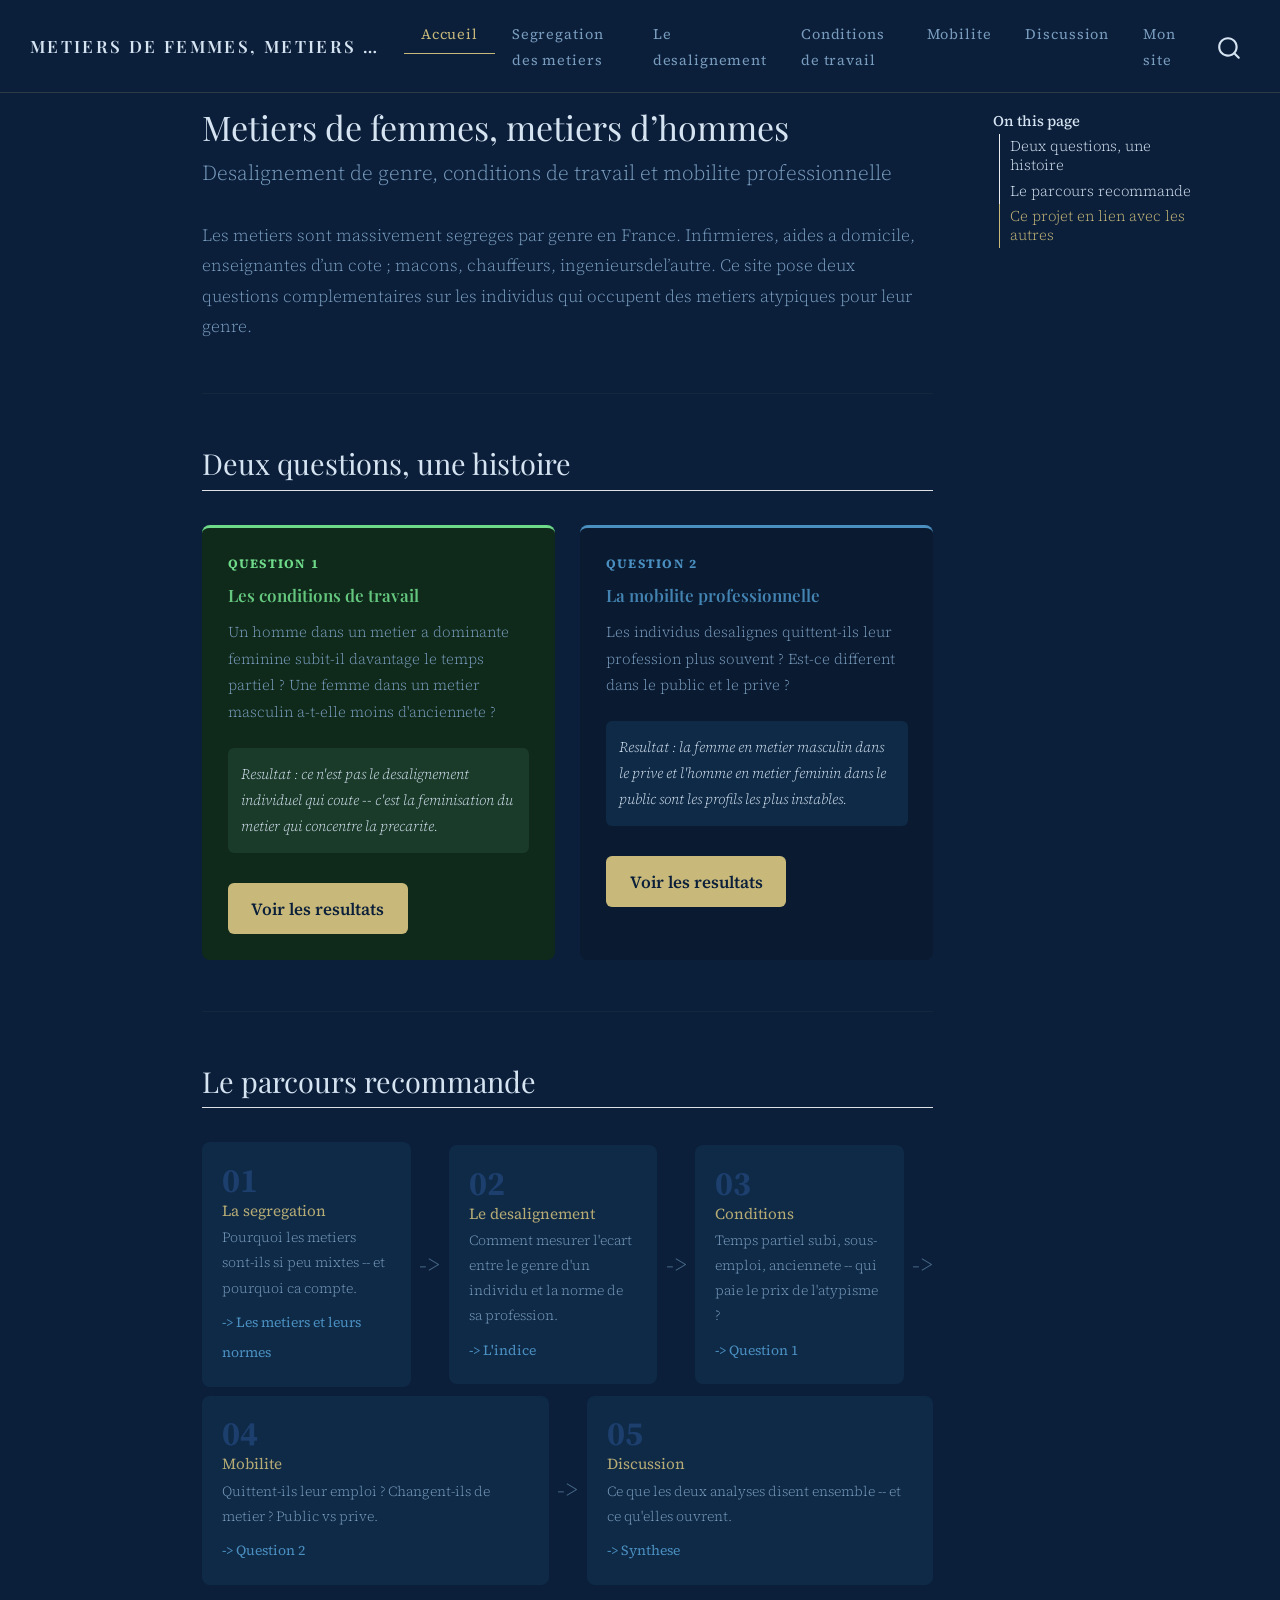
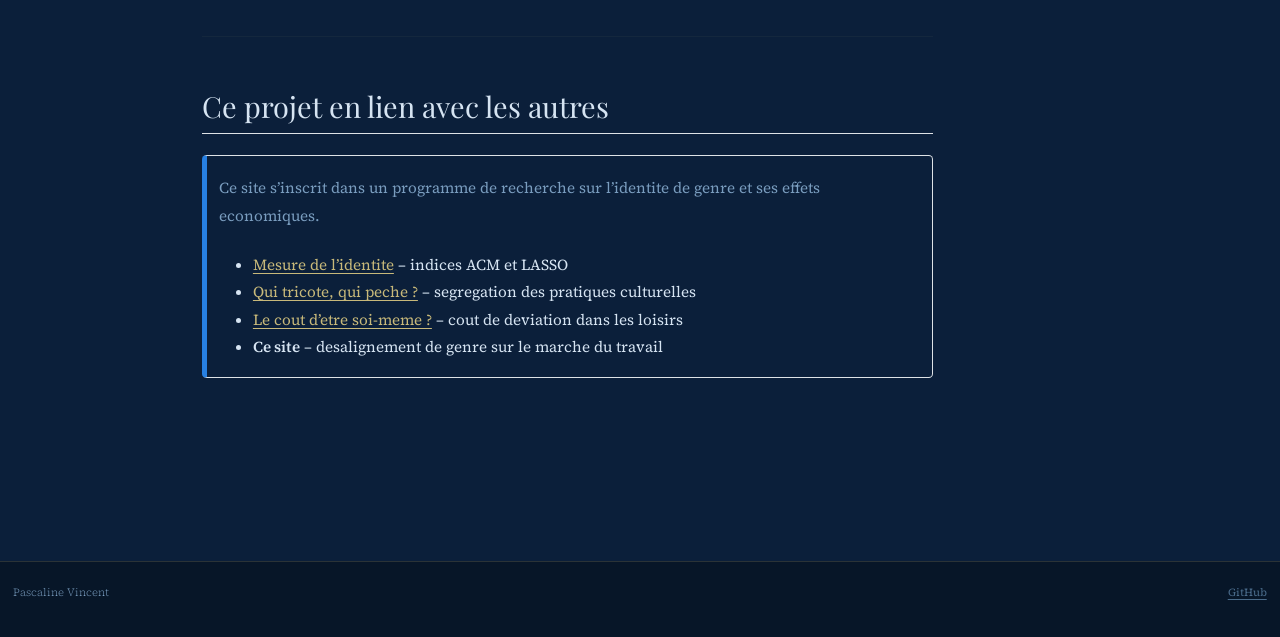
<file: docs/index.html>
<!DOCTYPE html>
<html xmlns="http://www.w3.org/1999/xhtml" lang="en" xml:lang="en"><head>

<meta charset="utf-8">
<meta name="generator" content="quarto-1.9.38">

<meta name="viewport" content="width=device-width, initial-scale=1.0, user-scalable=yes">


<title>Metiers de femmes, metiers d’hommes</title>
<style>
/* Default styles provided by pandoc.
** See https://pandoc.org/MANUAL.html#variables-for-html for config info.
*/
code{white-space: pre-wrap;}
span.smallcaps{font-variant: small-caps;}
div.columns{display: flex; gap: min(4vw, 1.5em);}
div.column{flex: auto; overflow-x: auto;}
div.hanging-indent{margin-left: 1.5em; text-indent: -1.5em;}
ul.task-list{list-style: none;}
ul.task-list li input[type="checkbox"] {
  width: 0.8em;
  margin: 0 0.8em 0.2em -1em; /* quarto-specific, see https://github.com/quarto-dev/quarto-cli/issues/4556 */ 
  vertical-align: middle;
}
</style>


<script src="site_libs/quarto-nav/quarto-nav.js"></script>
<script src="site_libs/quarto-nav/headroom.min.js"></script>
<script src="site_libs/clipboard/clipboard.min.js"></script>
<script src="site_libs/quarto-search/autocomplete.umd.js"></script>
<script src="site_libs/quarto-search/fuse.min.js"></script>
<script src="site_libs/quarto-search/quarto-search.js"></script>
<meta name="quarto:offset" content="./">
<script src="site_libs/quarto-html/quarto.js" type="module"></script>
<script src="site_libs/quarto-html/tabsets/tabsets.js" type="module"></script>
<script src="site_libs/quarto-html/popper.min.js"></script>
<script src="site_libs/quarto-html/tippy.umd.min.js"></script>
<script src="site_libs/quarto-html/anchor.min.js"></script>
<link href="site_libs/quarto-html/tippy.css" rel="stylesheet">
<link href="site_libs/quarto-html/quarto-syntax-highlighting-dark-0a6b7249c26820e032cb0bd839ff02b1.css" rel="stylesheet" id="quarto-text-highlighting-styles">
<script src="site_libs/bootstrap/bootstrap.min.js"></script>
<link href="site_libs/bootstrap/bootstrap-icons.css" rel="stylesheet">
<link href="site_libs/bootstrap/bootstrap-c64548521700ec0def1117b8626f2ef4.min.css" rel="stylesheet" append-hash="true" id="quarto-bootstrap" data-mode="dark">
<script id="quarto-search-options" type="application/json">{
  "location": "navbar",
  "copy-button": false,
  "collapse-after": 3,
  "panel-placement": "end",
  "type": "overlay",
  "limit": 50,
  "keyboard-shortcut": [
    "f",
    "/",
    "s"
  ],
  "show-item-context": false,
  "language": {
    "search-no-results-text": "No results",
    "search-matching-documents-text": "matching documents",
    "search-copy-link-title": "Copy link to search",
    "search-hide-matches-text": "Hide additional matches",
    "search-more-match-text": "more match in this document",
    "search-more-matches-text": "more matches in this document",
    "search-clear-button-title": "Clear",
    "search-text-placeholder": "",
    "search-detached-cancel-button-title": "Cancel",
    "search-submit-button-title": "Submit",
    "search-label": "Search"
  }
}</script>
<style>html{ scroll-behavior: smooth; }</style>
<link rel="preconnect" href="https://fonts.googleapis.com">
<link href="https://fonts.googleapis.com/css2?family=Playfair+Display:ital,wght@0,600;1,400&amp;family=Source+Serif+4:opsz,wght@8..60,300;8..60,400&amp;family=IBM+Plex+Mono:wght@400&amp;display=swap" rel="stylesheet">


</head>

<body class="nav-fixed quarto-light">

<div id="quarto-search-results"></div>
  <header id="quarto-header" class="headroom fixed-top">
    <nav class="navbar navbar-expand-lg " data-bs-theme="dark">
      <div class="navbar-container container-fluid">
      <div class="navbar-brand-container mx-auto">
    <a class="navbar-brand" href="./index.html">
    <span class="navbar-title">Metiers de femmes, metiers d’hommes</span>
    </a>
  </div>
            <div id="quarto-search" class="" title="Search"></div>
          <button class="navbar-toggler" type="button" data-bs-toggle="collapse" data-bs-target="#navbarCollapse" aria-controls="navbarCollapse" role="menu" aria-expanded="false" aria-label="Toggle navigation" onclick="if (window.quartoToggleHeadroom) { window.quartoToggleHeadroom(); }">
  <span class="navbar-toggler-icon"></span>
</button>
          <div class="collapse navbar-collapse" id="navbarCollapse">
            <ul class="navbar-nav navbar-nav-scroll me-auto">
  <li class="nav-item">
    <a class="nav-link active" href="./index.html" aria-current="page"> 
<span class="menu-text">Accueil</span></a>
  </li>  
  <li class="nav-item">
    <a class="nav-link" href="./segregation.html"> 
<span class="menu-text">Segregation des metiers</span></a>
  </li>  
  <li class="nav-item">
    <a class="nav-link" href="./deviation.html"> 
<span class="menu-text">Le desalignement</span></a>
  </li>  
  <li class="nav-item">
    <a class="nav-link" href="./conditions.html"> 
<span class="menu-text">Conditions de travail</span></a>
  </li>  
  <li class="nav-item">
    <a class="nav-link" href="./transitions.html"> 
<span class="menu-text">Mobilite</span></a>
  </li>  
  <li class="nav-item">
    <a class="nav-link" href="./discussion.html"> 
<span class="menu-text">Discussion</span></a>
  </li>  
</ul>
            <ul class="navbar-nav navbar-nav-scroll ms-auto">
  <li class="nav-item">
    <a class="nav-link" href="https://pascalinevincent.github.io/site/"> 
<span class="menu-text">Mon site</span></a>
  </li>  
</ul>
          </div> <!-- /navcollapse -->
            <div class="quarto-navbar-tools">
</div>
      </div> <!-- /container-fluid -->
    </nav>
</header>
<!-- content -->
<div id="quarto-content" class="quarto-container page-columns page-rows-contents page-layout-article page-navbar">
<!-- sidebar -->
<!-- margin-sidebar -->
    <div id="quarto-margin-sidebar" class="sidebar margin-sidebar">
        <nav id="TOC" role="doc-toc" class="toc-active">
    <h2 id="toc-title">On this page</h2>
   
  <ul class="collapse">
  <li><a href="#deux-questions-une-histoire" id="toc-deux-questions-une-histoire" class="nav-link active" data-scroll-target="#deux-questions-une-histoire">Deux questions, une histoire</a></li>
  <li><a href="#le-parcours-recommande" id="toc-le-parcours-recommande" class="nav-link" data-scroll-target="#le-parcours-recommande">Le parcours recommande</a></li>
  <li><a href="#ce-projet-en-lien-avec-les-autres" id="toc-ce-projet-en-lien-avec-les-autres" class="nav-link" data-scroll-target="#ce-projet-en-lien-avec-les-autres">Ce projet en lien avec les autres</a></li>
  </ul>
</nav>
    </div>
<!-- main -->
<main class="content" id="quarto-document-content">

<header id="title-block-header" class="quarto-title-block default">
<div class="quarto-title">
<h1 class="title">Metiers de femmes, metiers d’hommes</h1>
<p class="subtitle lead">Desalignement de genre, conditions de travail et mobilite professionnelle</p>
</div>



<div class="quarto-title-meta">

    
  
    
  </div>
  


</header>


<p>Les metiers sont massivement segreges par genre en France. Infirmieres, aides a domicile, enseignantes d’un cote ; macons, chauffeurs, ingenieursdel’autre. Ce site pose deux questions complementaires sur les individus qui occupent des metiers atypiques pour leur genre.</p>
<hr>
<section id="deux-questions-une-histoire" class="level2">
<h2 class="anchored" data-anchor-id="deux-questions-une-histoire">Deux questions, une histoire</h2>
<div class="two-questions">

  <div class="question-card q1">
    <div class="q-num">Question 1</div>
    <h3 class="anchored">Les conditions de travail</h3>
    <p>
      Un homme dans un metier a dominante feminine subit-il davantage le temps partiel ?
      Une femme dans un metier masculin a-t-elle moins d'anciennete ?
    </p>
    <div class="q-finding">
      Resultat : ce n'est pas le desalignement individuel qui coute --
      c'est la feminisation du metier qui concentre la precarite.
    </div>
    <a href="./conditions.html" class="btn-next">Voir les resultats</a>
  </div>

  <div class="question-card q2">
    <div class="q-num">Question 2</div>
    <h3 class="anchored">La mobilite professionnelle</h3>
    <p>
      Les individus desalignes quittent-ils leur profession plus souvent ?
      Est-ce different dans le public et le prive ?
    </p>
    <div class="q-finding">
      Resultat : la femme en metier masculin dans le prive
      et l'homme en metier feminin dans le public
      sont les profils les plus instables.
    </div>
    <a href="./transitions.html" class="btn-next">Voir les resultats</a>
  </div>

</div>
<hr>
</section>
<section id="le-parcours-recommande" class="level2">
<h2 class="anchored" data-anchor-id="le-parcours-recommande">Le parcours recommande</h2>
<div class="story-steps">

  <div class="story-step">
    <div class="step-num">01</div>
    <div class="step-content">
      <h4 class="anchored">La segregation</h4>
      <p>Pourquoi les metiers sont-ils si peu mixtes -- et pourquoi ca compte.</p>
      <a href="./segregation.html" class="step-link">-&gt; Les metiers et leurs normes</a>
    </div>
  </div>

  <div class="story-arrow">-&gt;</div>

  <div class="story-step">
    <div class="step-num">02</div>
    <div class="step-content">
      <h4 class="anchored">Le desalignement</h4>
      <p>Comment mesurer l'ecart entre le genre d'un individu et la norme de sa profession.</p>
      <a href="./deviation.html" class="step-link">-&gt; L'indice</a>
    </div>
  </div>

  <div class="story-arrow">-&gt;</div>

  <div class="story-step">
    <div class="step-num">03</div>
    <div class="step-content">
      <h4 class="anchored">Conditions</h4>
      <p>Temps partiel subi, sous-emploi, anciennete -- qui paie le prix de l'atypisme ?</p>
      <a href="./conditions.html" class="step-link">-&gt; Question 1</a>
    </div>
  </div>

  <div class="story-arrow">-&gt;</div>

  <div class="story-step">
    <div class="step-num">04</div>
    <div class="step-content">
      <h4 class="anchored">Mobilite</h4>
      <p>Quittent-ils leur emploi ? Changent-ils de metier ? Public vs prive.</p>
      <a href="./transitions.html" class="step-link">-&gt; Question 2</a>
    </div>
  </div>

  <div class="story-arrow">-&gt;</div>

  <div class="story-step">
    <div class="step-num">05</div>
    <div class="step-content">
      <h4 class="anchored">Discussion</h4>
      <p>Ce que les deux analyses disent ensemble -- et ce qu'elles ouvrent.</p>
      <a href="./discussion.html" class="step-link">-&gt; Synthese</a>
    </div>
  </div>

</div>
<hr>
</section>
<section id="ce-projet-en-lien-avec-les-autres" class="level2">
<h2 class="anchored" data-anchor-id="ce-projet-en-lien-avec-les-autres">Ce projet en lien avec les autres</h2>
<div class="callout callout-style-simple callout-note no-icon">
<div class="callout-body d-flex">
<div class="callout-icon-container">
<i class="callout-icon no-icon"></i>
</div>
<div class="callout-body-container">
<p>Ce site s’inscrit dans un programme de recherche sur l’identite de genre et ses effets economiques.</p>
<ul>
<li><strong><a href="https://pascalinevincent.github.io/gender_identity/">Mesure de l’identite</a></strong> – indices ACM et LASSO</li>
<li><strong><a href="https://pascalinevincent.github.io/cultural_segreg/">Qui tricote, qui peche ?</a></strong> – segregation des pratiques culturelles</li>
<li><strong><a href="https://pascalinevincent.github.io/cout_deviation/">Le cout d’etre soi-meme ?</a></strong> – cout de deviation dans les loisirs</li>
<li><strong>Ce site</strong> – desalignement de genre sur le marche du travail</li>
</ul>
</div>
</div>
</div>


</section>

</main> <!-- /main -->
<script id="quarto-html-after-body" type="application/javascript">
  window.document.addEventListener("DOMContentLoaded", function (event) {
    const icon = "";
    const anchorJS = new window.AnchorJS();
    anchorJS.options = {
      placement: 'right',
      icon: icon
    };
    anchorJS.add('.anchored');
    const isCodeAnnotation = (el) => {
      for (const clz of el.classList) {
        if (clz.startsWith('code-annotation-')) {                     
          return true;
        }
      }
      return false;
    }
    const onCopySuccess = function(e) {
      // button target
      const button = e.trigger;
      // don't keep focus
      button.blur();
      // flash "checked"
      button.classList.add('code-copy-button-checked');
      var currentTitle = button.getAttribute("title");
      button.setAttribute("title", "Copied!");
      let tooltip;
      if (window.bootstrap) {
        button.setAttribute("data-bs-toggle", "tooltip");
        button.setAttribute("data-bs-placement", "left");
        button.setAttribute("data-bs-title", "Copied!");
        tooltip = new bootstrap.Tooltip(button, 
          { trigger: "manual", 
            customClass: "code-copy-button-tooltip",
            offset: [0, -8]});
        tooltip.show();    
      }
      setTimeout(function() {
        if (tooltip) {
          tooltip.hide();
          button.removeAttribute("data-bs-title");
          button.removeAttribute("data-bs-toggle");
          button.removeAttribute("data-bs-placement");
        }
        button.setAttribute("title", currentTitle);
        button.classList.remove('code-copy-button-checked');
      }, 1000);
      // clear code selection
      e.clearSelection();
    }
    const getTextToCopy = function(trigger) {
      const outerScaffold = trigger.parentElement.cloneNode(true);
      const codeEl = outerScaffold.querySelector('code');
      for (const childEl of codeEl.children) {
        if (isCodeAnnotation(childEl)) {
          childEl.remove();
        }
      }
      return codeEl.innerText;
    }
    const clipboard = new window.ClipboardJS('.code-copy-button:not([data-in-quarto-modal])', {
      text: getTextToCopy
    });
    clipboard.on('success', onCopySuccess);
    if (window.document.getElementById('quarto-embedded-source-code-modal')) {
      const clipboardModal = new window.ClipboardJS('.code-copy-button[data-in-quarto-modal]', {
        text: getTextToCopy,
        container: window.document.getElementById('quarto-embedded-source-code-modal')
      });
      clipboardModal.on('success', onCopySuccess);
    }
      var localhostRegex = new RegExp(/^(?:http|https):\/\/localhost\:?[0-9]*\//);
      var mailtoRegex = new RegExp(/^mailto:/);
        var filterRegex = new RegExp('/' + window.location.host + '/');
      var isInternal = (href) => {
          return filterRegex.test(href) || localhostRegex.test(href) || mailtoRegex.test(href);
      }
      // Inspect non-navigation links and adorn them if external
     var links = window.document.querySelectorAll('a[href]:not(.nav-link):not(.navbar-brand):not(.toc-action):not(.sidebar-link):not(.sidebar-item-toggle):not(.pagination-link):not(.no-external):not([aria-hidden]):not(.dropdown-item):not(.quarto-navigation-tool):not(.about-link)');
      for (var i=0; i<links.length; i++) {
        const link = links[i];
        if (!isInternal(link.href)) {
          // undo the damage that might have been done by quarto-nav.js in the case of
          // links that we want to consider external
          if (link.dataset.originalHref !== undefined) {
            link.href = link.dataset.originalHref;
          }
        }
      }
    function tippyHover(el, contentFn, onTriggerFn, onUntriggerFn) {
      const config = {
        allowHTML: true,
        maxWidth: 500,
        delay: 100,
        arrow: false,
        appendTo: function(el) {
            return el.parentElement;
        },
        interactive: true,
        interactiveBorder: 10,
        theme: 'quarto',
        placement: 'bottom-start',
      };
      if (contentFn) {
        config.content = contentFn;
      }
      if (onTriggerFn) {
        config.onTrigger = onTriggerFn;
      }
      if (onUntriggerFn) {
        config.onUntrigger = onUntriggerFn;
      }
      window.tippy(el, config); 
    }
    const noterefs = window.document.querySelectorAll('a[role="doc-noteref"]');
    for (var i=0; i<noterefs.length; i++) {
      const ref = noterefs[i];
      tippyHover(ref, function() {
        // use id or data attribute instead here
        let href = ref.getAttribute('data-footnote-href') || ref.getAttribute('href');
        try { href = new URL(href).hash; } catch {}
        const id = href.replace(/^#\/?/, "");
        const note = window.document.getElementById(id);
        if (note) {
          return note.innerHTML;
        } else {
          return "";
        }
      });
    }
    const xrefs = window.document.querySelectorAll('a.quarto-xref');
    const processXRef = (id, note) => {
      // Strip column container classes
      const stripColumnClz = (el) => {
        el.classList.remove("page-full", "page-columns");
        if (el.children) {
          for (const child of el.children) {
            stripColumnClz(child);
          }
        }
      }
      stripColumnClz(note)
      if (id === null || id.startsWith('sec-')) {
        // Special case sections, only their first couple elements
        const container = document.createElement("div");
        if (note.children && note.children.length > 2) {
          container.appendChild(note.children[0].cloneNode(true));
          for (let i = 1; i < note.children.length; i++) {
            const child = note.children[i];
            if (child.tagName === "P" && child.innerText === "") {
              continue;
            } else {
              container.appendChild(child.cloneNode(true));
              break;
            }
          }
          if (window.Quarto?.typesetMath) {
            window.Quarto.typesetMath(container);
          }
          return container.innerHTML
        } else {
          if (window.Quarto?.typesetMath) {
            window.Quarto.typesetMath(note);
          }
          return note.innerHTML;
        }
      } else {
        // Remove any anchor links if they are present
        const anchorLink = note.querySelector('a.anchorjs-link');
        if (anchorLink) {
          anchorLink.remove();
        }
        if (window.Quarto?.typesetMath) {
          window.Quarto.typesetMath(note);
        }
        if (note.classList.contains("callout")) {
          return note.outerHTML;
        } else {
          return note.innerHTML;
        }
      }
    }
    for (var i=0; i<xrefs.length; i++) {
      const xref = xrefs[i];
      tippyHover(xref, undefined, function(instance) {
        instance.disable();
        let url = xref.getAttribute('href');
        let hash = undefined; 
        if (url.startsWith('#')) {
          hash = url;
        } else {
          try { hash = new URL(url).hash; } catch {}
        }
        if (hash) {
          const id = hash.replace(/^#\/?/, "");
          const note = window.document.getElementById(id);
          if (note !== null) {
            try {
              const html = processXRef(id, note.cloneNode(true));
              instance.setContent(html);
            } finally {
              instance.enable();
              instance.show();
            }
          } else {
            // See if we can fetch this
            fetch(url.split('#')[0])
            .then(res => res.text())
            .then(html => {
              const parser = new DOMParser();
              const htmlDoc = parser.parseFromString(html, "text/html");
              const note = htmlDoc.getElementById(id);
              if (note !== null) {
                const html = processXRef(id, note);
                instance.setContent(html);
              } 
            }).finally(() => {
              instance.enable();
              instance.show();
            });
          }
        } else {
          // See if we can fetch a full url (with no hash to target)
          // This is a special case and we should probably do some content thinning / targeting
          fetch(url)
          .then(res => res.text())
          .then(html => {
            const parser = new DOMParser();
            const htmlDoc = parser.parseFromString(html, "text/html");
            const note = htmlDoc.querySelector('main.content');
            if (note !== null) {
              // This should only happen for chapter cross references
              // (since there is no id in the URL)
              // remove the first header
              if (note.children.length > 0 && note.children[0].tagName === "HEADER") {
                note.children[0].remove();
              }
              const html = processXRef(null, note);
              instance.setContent(html);
            } 
          }).finally(() => {
            instance.enable();
            instance.show();
          });
        }
      }, function(instance) {
      });
    }
        let selectedAnnoteEl;
        const selectorForAnnotation = ( cell, annotation) => {
          let cellAttr = 'data-code-cell="' + cell + '"';
          let lineAttr = 'data-code-annotation="' +  annotation + '"';
          const selector = 'span[' + cellAttr + '][' + lineAttr + ']';
          return selector;
        }
        const selectCodeLines = (annoteEl) => {
          const doc = window.document;
          const targetCell = annoteEl.getAttribute("data-target-cell");
          const targetAnnotation = annoteEl.getAttribute("data-target-annotation");
          const annoteSpan = window.document.querySelector(selectorForAnnotation(targetCell, targetAnnotation));
          const lines = annoteSpan.getAttribute("data-code-lines").split(",");
          const lineIds = lines.map((line) => {
            return targetCell + "-" + line;
          })
          let top = null;
          let height = null;
          let parent = null;
          if (lineIds.length > 0) {
              //compute the position of the single el (top and bottom and make a div)
              const el = window.document.getElementById(lineIds[0]);
              top = el.offsetTop;
              height = el.offsetHeight;
              parent = el.parentElement.parentElement;
            if (lineIds.length > 1) {
              const lastEl = window.document.getElementById(lineIds[lineIds.length - 1]);
              const bottom = lastEl.offsetTop + lastEl.offsetHeight;
              height = bottom - top;
            }
            if (top !== null && height !== null && parent !== null) {
              // cook up a div (if necessary) and position it 
              let div = window.document.getElementById("code-annotation-line-highlight");
              if (div === null) {
                div = window.document.createElement("div");
                div.setAttribute("id", "code-annotation-line-highlight");
                div.style.position = 'absolute';
                parent.appendChild(div);
              }
              div.style.top = top - 2 + "px";
              div.style.height = height + 4 + "px";
              div.style.left = 0;
              let gutterDiv = window.document.getElementById("code-annotation-line-highlight-gutter");
              if (gutterDiv === null) {
                gutterDiv = window.document.createElement("div");
                gutterDiv.setAttribute("id", "code-annotation-line-highlight-gutter");
                gutterDiv.style.position = 'absolute';
                const codeCell = window.document.getElementById(targetCell);
                const gutter = codeCell.querySelector('.code-annotation-gutter');
                gutter.appendChild(gutterDiv);
              }
              gutterDiv.style.top = top - 2 + "px";
              gutterDiv.style.height = height + 4 + "px";
            }
            selectedAnnoteEl = annoteEl;
          }
        };
        const unselectCodeLines = () => {
          const elementsIds = ["code-annotation-line-highlight", "code-annotation-line-highlight-gutter"];
          elementsIds.forEach((elId) => {
            const div = window.document.getElementById(elId);
            if (div) {
              div.remove();
            }
          });
          selectedAnnoteEl = undefined;
        };
          // Handle positioning of the toggle
      window.addEventListener(
        "resize",
        throttle(() => {
          elRect = undefined;
          if (selectedAnnoteEl) {
            selectCodeLines(selectedAnnoteEl);
          }
        }, 10)
      );
      function throttle(fn, ms) {
      let throttle = false;
      let timer;
        return (...args) => {
          if(!throttle) { // first call gets through
              fn.apply(this, args);
              throttle = true;
          } else { // all the others get throttled
              if(timer) clearTimeout(timer); // cancel #2
              timer = setTimeout(() => {
                fn.apply(this, args);
                timer = throttle = false;
              }, ms);
          }
        };
      }
        // Attach click handler to the DT
        const annoteDls = window.document.querySelectorAll('dt[data-target-cell]');
        for (const annoteDlNode of annoteDls) {
          annoteDlNode.addEventListener('click', (event) => {
            const clickedEl = event.target;
            if (clickedEl !== selectedAnnoteEl) {
              unselectCodeLines();
              const activeEl = window.document.querySelector('dt[data-target-cell].code-annotation-active');
              if (activeEl) {
                activeEl.classList.remove('code-annotation-active');
              }
              selectCodeLines(clickedEl);
              clickedEl.classList.add('code-annotation-active');
            } else {
              // Unselect the line
              unselectCodeLines();
              clickedEl.classList.remove('code-annotation-active');
            }
          });
        }
    const findCites = (el) => {
      const parentEl = el.parentElement;
      if (parentEl) {
        const cites = parentEl.dataset.cites;
        if (cites) {
          return {
            el,
            cites: cites.split(' ')
          };
        } else {
          return findCites(el.parentElement)
        }
      } else {
        return undefined;
      }
    };
    var bibliorefs = window.document.querySelectorAll('a[role="doc-biblioref"]');
    for (var i=0; i<bibliorefs.length; i++) {
      const ref = bibliorefs[i];
      const citeInfo = findCites(ref);
      if (citeInfo) {
        tippyHover(citeInfo.el, function() {
          var popup = window.document.createElement('div');
          citeInfo.cites.forEach(function(cite) {
            var citeDiv = window.document.createElement('div');
            citeDiv.classList.add('hanging-indent');
            citeDiv.classList.add('csl-entry');
            var biblioDiv = window.document.getElementById('ref-' + cite);
            if (biblioDiv) {
              citeDiv.innerHTML = biblioDiv.innerHTML;
            }
            popup.appendChild(citeDiv);
          });
          return popup.innerHTML;
        });
      }
    }
  });
  </script>
</div> <!-- /content -->
<footer class="footer">
  <div class="nav-footer">
    <div class="nav-footer-left">
<p>Pascaline Vincent</p>
</div>   
    <div class="nav-footer-center">
      &nbsp;
    </div>
    <div class="nav-footer-right">
<p><a href="https://github.com/pascalinevincent">GitHub</a></p>
</div>
  </div>
</footer>




<script src="site_libs/quarto-html/zenscroll-min.js"></script>
</body></html>
</file>
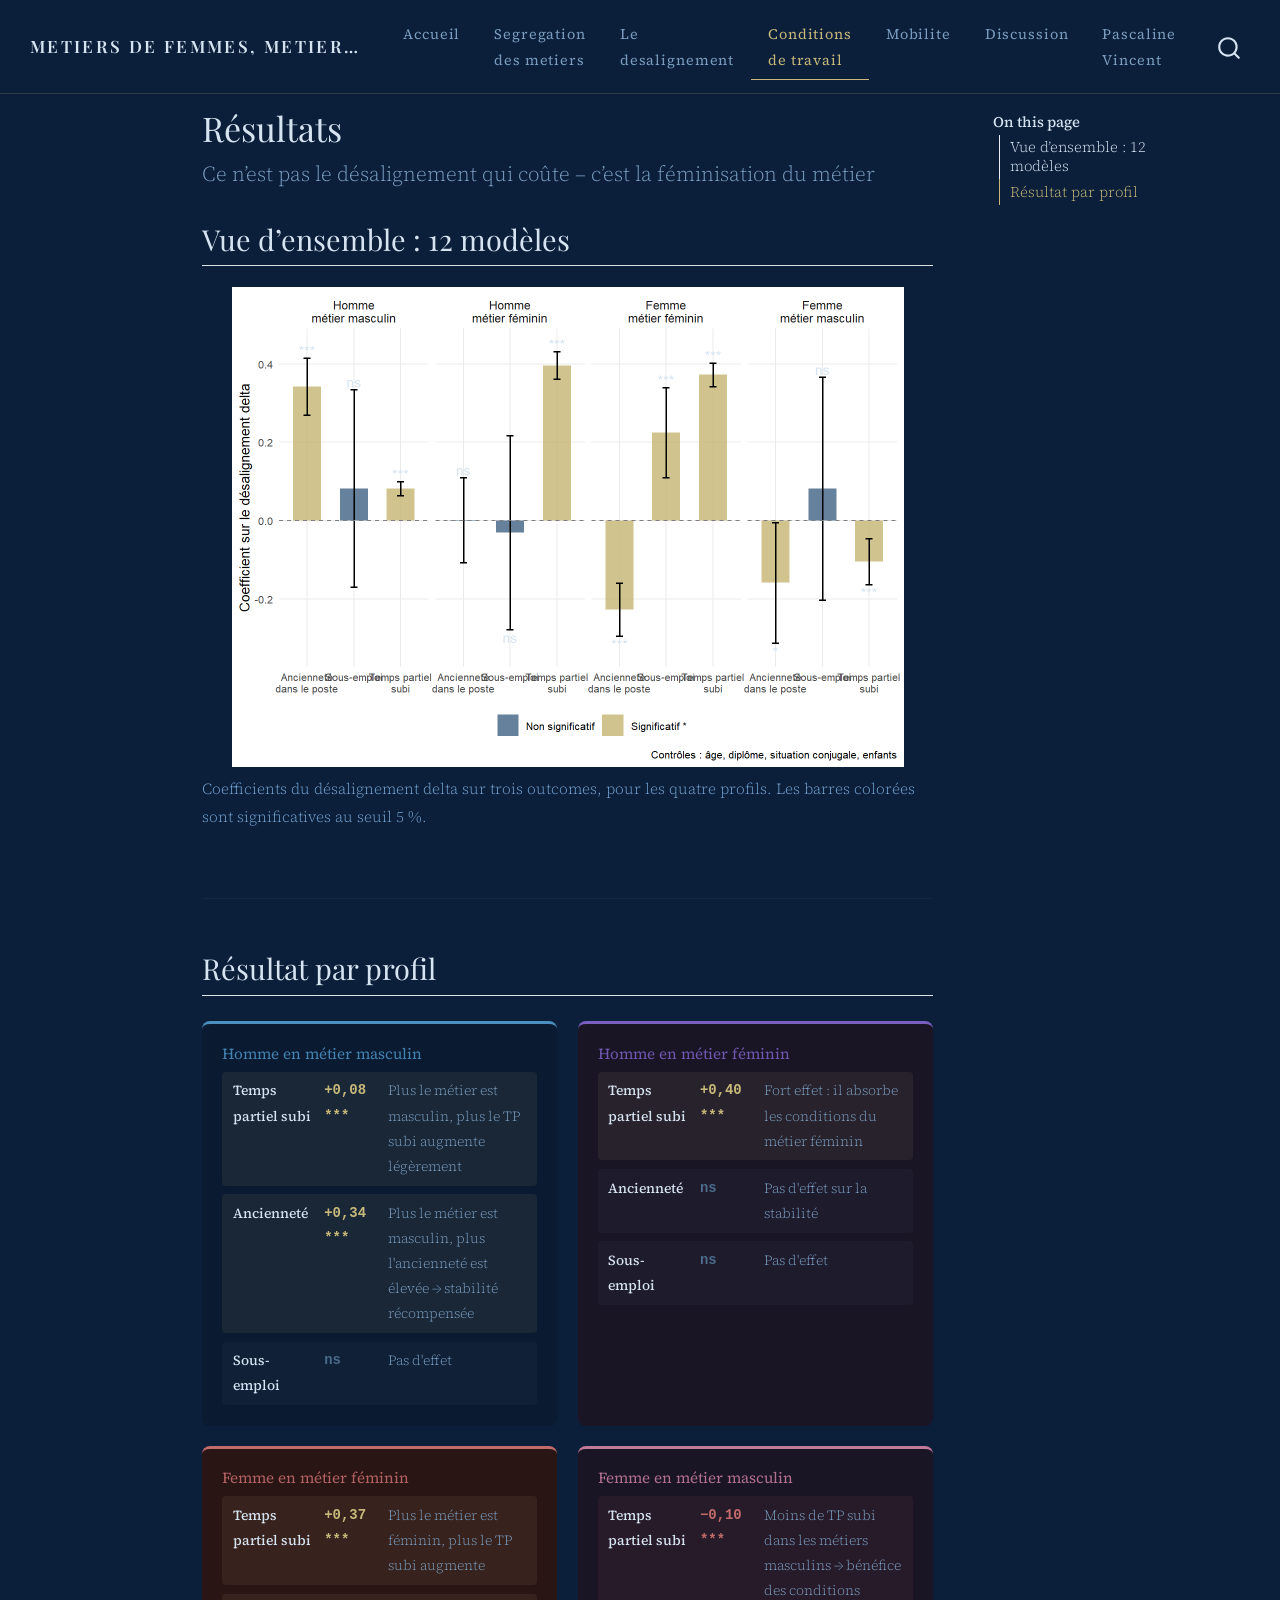
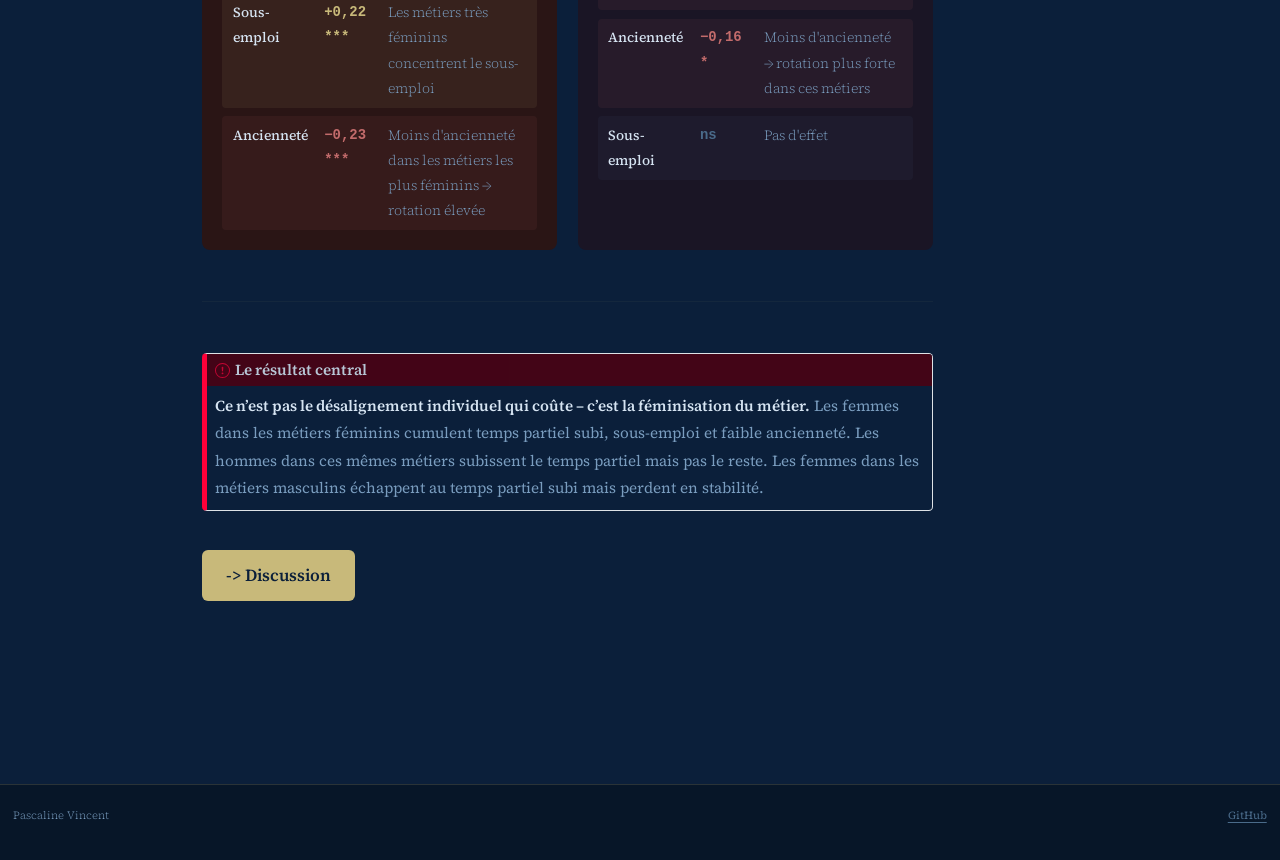
<file: docs/conditions.html>
<!DOCTYPE html>
<html xmlns="http://www.w3.org/1999/xhtml" lang="en" xml:lang="en"><head>

<meta charset="utf-8">
<meta name="generator" content="quarto-1.9.38">

<meta name="viewport" content="width=device-width, initial-scale=1.0, user-scalable=yes">


<title>Résultats – Metiers de femmes, metiers d’hommes</title>
<style>
/* Default styles provided by pandoc.
** See https://pandoc.org/MANUAL.html#variables-for-html for config info.
*/
code{white-space: pre-wrap;}
span.smallcaps{font-variant: small-caps;}
div.columns{display: flex; gap: min(4vw, 1.5em);}
div.column{flex: auto; overflow-x: auto;}
div.hanging-indent{margin-left: 1.5em; text-indent: -1.5em;}
ul.task-list{list-style: none;}
ul.task-list li input[type="checkbox"] {
  width: 0.8em;
  margin: 0 0.8em 0.2em -1em; /* quarto-specific, see https://github.com/quarto-dev/quarto-cli/issues/4556 */ 
  vertical-align: middle;
}
</style>


<script src="site_libs/quarto-nav/quarto-nav.js"></script>
<script src="site_libs/quarto-nav/headroom.min.js"></script>
<script src="site_libs/clipboard/clipboard.min.js"></script>
<script src="site_libs/quarto-search/autocomplete.umd.js"></script>
<script src="site_libs/quarto-search/fuse.min.js"></script>
<script src="site_libs/quarto-search/quarto-search.js"></script>
<meta name="quarto:offset" content="./">
<script src="site_libs/quarto-html/quarto.js" type="module"></script>
<script src="site_libs/quarto-html/tabsets/tabsets.js" type="module"></script>
<script src="site_libs/quarto-html/popper.min.js"></script>
<script src="site_libs/quarto-html/tippy.umd.min.js"></script>
<script src="site_libs/quarto-html/anchor.min.js"></script>
<link href="site_libs/quarto-html/tippy.css" rel="stylesheet">
<link href="site_libs/quarto-html/quarto-syntax-highlighting-dark-0a6b7249c26820e032cb0bd839ff02b1.css" rel="stylesheet" id="quarto-text-highlighting-styles">
<script src="site_libs/bootstrap/bootstrap.min.js"></script>
<link href="site_libs/bootstrap/bootstrap-icons.css" rel="stylesheet">
<link href="site_libs/bootstrap/bootstrap-c64548521700ec0def1117b8626f2ef4.min.css" rel="stylesheet" append-hash="true" id="quarto-bootstrap" data-mode="dark">
<script id="quarto-search-options" type="application/json">{
  "location": "navbar",
  "copy-button": false,
  "collapse-after": 3,
  "panel-placement": "end",
  "type": "overlay",
  "limit": 50,
  "keyboard-shortcut": [
    "f",
    "/",
    "s"
  ],
  "show-item-context": false,
  "language": {
    "search-no-results-text": "No results",
    "search-matching-documents-text": "matching documents",
    "search-copy-link-title": "Copy link to search",
    "search-hide-matches-text": "Hide additional matches",
    "search-more-match-text": "more match in this document",
    "search-more-matches-text": "more matches in this document",
    "search-clear-button-title": "Clear",
    "search-text-placeholder": "",
    "search-detached-cancel-button-title": "Cancel",
    "search-submit-button-title": "Submit",
    "search-label": "Search"
  }
}</script>
<style>html{ scroll-behavior: smooth; }</style>
<link rel="preconnect" href="https://fonts.googleapis.com">
<link href="https://fonts.googleapis.com/css2?family=Playfair+Display:ital,wght@0,600;1,400&amp;family=Source+Serif+4:opsz,wght@8..60,300;8..60,400&amp;family=IBM+Plex+Mono:wght@400&amp;display=swap" rel="stylesheet">


</head>

<body class="nav-fixed quarto-light">

<div id="quarto-search-results"></div>
  <header id="quarto-header" class="headroom fixed-top">
    <nav class="navbar navbar-expand-lg " data-bs-theme="dark">
      <div class="navbar-container container-fluid">
      <div class="navbar-brand-container mx-auto">
    <a class="navbar-brand" href="./index.html">
    <span class="navbar-title">Metiers de femmes, metiers d’hommes</span>
    </a>
  </div>
            <div id="quarto-search" class="" title="Search"></div>
          <button class="navbar-toggler" type="button" data-bs-toggle="collapse" data-bs-target="#navbarCollapse" aria-controls="navbarCollapse" role="menu" aria-expanded="false" aria-label="Toggle navigation" onclick="if (window.quartoToggleHeadroom) { window.quartoToggleHeadroom(); }">
  <span class="navbar-toggler-icon"></span>
</button>
          <div class="collapse navbar-collapse" id="navbarCollapse">
            <ul class="navbar-nav navbar-nav-scroll me-auto">
  <li class="nav-item">
    <a class="nav-link" href="./index.html"> 
<span class="menu-text">Accueil</span></a>
  </li>  
  <li class="nav-item">
    <a class="nav-link" href="./segregation.html"> 
<span class="menu-text">Segregation des metiers</span></a>
  </li>  
  <li class="nav-item">
    <a class="nav-link" href="./deviation.html"> 
<span class="menu-text">Le desalignement</span></a>
  </li>  
  <li class="nav-item">
    <a class="nav-link active" href="./conditions.html" aria-current="page"> 
<span class="menu-text">Conditions de travail</span></a>
  </li>  
  <li class="nav-item">
    <a class="nav-link" href="./transitions.html"> 
<span class="menu-text">Mobilite</span></a>
  </li>  
  <li class="nav-item">
    <a class="nav-link" href="./discussion.html"> 
<span class="menu-text">Discussion</span></a>
  </li>  
</ul>
            <ul class="navbar-nav navbar-nav-scroll ms-auto">
  <li class="nav-item">
    <a class="nav-link" href="https://pascalinevincent.github.io/site/"> 
<span class="menu-text">Pascaline Vincent</span></a>
  </li>  
</ul>
          </div> <!-- /navcollapse -->
            <div class="quarto-navbar-tools">
</div>
      </div> <!-- /container-fluid -->
    </nav>
</header>
<!-- content -->
<div id="quarto-content" class="quarto-container page-columns page-rows-contents page-layout-article page-navbar">
<!-- sidebar -->
<!-- margin-sidebar -->
    <div id="quarto-margin-sidebar" class="sidebar margin-sidebar">
        <nav id="TOC" role="doc-toc" class="toc-active">
    <h2 id="toc-title">On this page</h2>
   
  <ul class="collapse">
  <li><a href="#vue-densemble-12-modèles" id="toc-vue-densemble-12-modèles" class="nav-link active" data-scroll-target="#vue-densemble-12-modèles">Vue d’ensemble : 12 modèles</a></li>
  <li><a href="#résultat-par-profil" id="toc-résultat-par-profil" class="nav-link" data-scroll-target="#résultat-par-profil">Résultat par profil</a></li>
  </ul>
</nav>
    </div>
<!-- main -->
<main class="content" id="quarto-document-content">

<header id="title-block-header" class="quarto-title-block default">
<div class="quarto-title">
<h1 class="title">Résultats</h1>
<p class="subtitle lead">Ce n’est pas le désalignement qui coûte – c’est la féminisation du métier</p>
</div>



<div class="quarto-title-meta">

    
  
    
  </div>
  


</header>


<section id="vue-densemble-12-modèles" class="level2">
<h2 class="anchored" data-anchor-id="vue-densemble-12-modèles">Vue d’ensemble : 12 modèles</h2>
<div class="cell">
<div class="cell-output-display">
<div class="quarto-figure quarto-figure-center">
<figure class="figure">
<p><img src="conditions_files/figure-html/unnamed-chunk-1-1.png" class="img-fluid figure-img" width="672"></p>
<figcaption>Coefficients du désalignement delta sur trois outcomes, pour les quatre profils. Les barres colorées sont significatives au seuil 5 %.</figcaption>
</figure>
</div>
</div>
</div>
<hr>
</section>
<section id="résultat-par-profil" class="level2">
<h2 class="anchored" data-anchor-id="résultat-par-profil">Résultat par profil</h2>
<div class="profile-results">

  <div class="profile-result masculine-conf">
    <h4 class="anchored">Homme en métier masculin</h4>
    <div class="pr-items">
      <div class="pr-item sig">
        <span class="pr-out">Temps partiel subi</span>
        <span class="pr-coef">+0,08 ***</span>
        <span class="pr-interp">Plus le métier est masculin, plus le TP subi augmente légèrement</span>
      </div>
      <div class="pr-item sig">
        <span class="pr-out">Ancienneté</span>
        <span class="pr-coef">+0,34 ***</span>
        <span class="pr-interp">Plus le métier est masculin, plus l'ancienneté est élevée → stabilité récompensée</span>
      </div>
      <div class="pr-item null">
        <span class="pr-out">Sous-emploi</span>
        <span class="pr-coef">ns</span>
        <span class="pr-interp">Pas d'effet</span>
      </div>
    </div>
  </div>

  <div class="profile-result masculine-atyp">
    <h4 class="anchored">Homme en métier féminin</h4>
    <div class="pr-items">
      <div class="pr-item sig">
        <span class="pr-out">Temps partiel subi</span>
        <span class="pr-coef">+0,40 ***</span>
        <span class="pr-interp">Fort effet : il absorbe les conditions du métier féminin</span>
      </div>
      <div class="pr-item null">
        <span class="pr-out">Ancienneté</span>
        <span class="pr-coef">ns</span>
        <span class="pr-interp">Pas d'effet sur la stabilité</span>
      </div>
      <div class="pr-item null">
        <span class="pr-out">Sous-emploi</span>
        <span class="pr-coef">ns</span>
        <span class="pr-interp">Pas d'effet</span>
      </div>
    </div>
  </div>

  <div class="profile-result feminine-conf">
    <h4 class="anchored">Femme en métier féminin</h4>
    <div class="pr-items">
      <div class="pr-item sig">
        <span class="pr-out">Temps partiel subi</span>
        <span class="pr-coef">+0,37 ***</span>
        <span class="pr-interp">Plus le métier est féminin, plus le TP subi augmente</span>
      </div>
      <div class="pr-item sig">
        <span class="pr-out">Sous-emploi</span>
        <span class="pr-coef">+0,22 ***</span>
        <span class="pr-interp">Les métiers très féminins concentrent le sous-emploi</span>
      </div>
      <div class="pr-item sig-neg">
        <span class="pr-out">Ancienneté</span>
        <span class="pr-coef">−0,23 ***</span>
        <span class="pr-interp">Moins d'ancienneté dans les métiers les plus féminins → rotation élevée</span>
      </div>
    </div>
  </div>

  <div class="profile-result feminine-atyp">
    <h4 class="anchored">Femme en métier masculin</h4>
    <div class="pr-items">
      <div class="pr-item sig-neg">
        <span class="pr-out">Temps partiel subi</span>
        <span class="pr-coef">−0,10 ***</span>
        <span class="pr-interp">Moins de TP subi dans les métiers masculins → bénéfice des conditions</span>
      </div>
      <div class="pr-item sig-neg">
        <span class="pr-out">Ancienneté</span>
        <span class="pr-coef">−0,16 *</span>
        <span class="pr-interp">Moins d'ancienneté → rotation plus forte dans ces métiers</span>
      </div>
      <div class="pr-item null">
        <span class="pr-out">Sous-emploi</span>
        <span class="pr-coef">ns</span>
        <span class="pr-interp">Pas d'effet</span>
      </div>
    </div>
  </div>

</div>
<hr>
<div class="callout callout-style-default callout-important callout-titled">
<div class="callout-header d-flex align-content-center">
<div class="callout-icon-container">
<i class="callout-icon"></i>
</div>
<div class="callout-title-container flex-fill">
<span class="screen-reader-only">Important</span>Le résultat central
</div>
</div>
<div class="callout-body-container callout-body">
<p><strong>Ce n’est pas le désalignement individuel qui coûte – c’est la féminisation du métier.</strong> Les femmes dans les métiers féminins cumulent temps partiel subi, sous-emploi et faible ancienneté. Les hommes dans ces mêmes métiers subissent le temps partiel mais pas le reste. Les femmes dans les métiers masculins échappent au temps partiel subi mais perdent en stabilité.</p>
</div>
</div>
<p><a href="./discussion.html" class="btn-next">-&gt; Discussion</a></p>


</section>

</main> <!-- /main -->
<script id="quarto-html-after-body" type="application/javascript">
  window.document.addEventListener("DOMContentLoaded", function (event) {
    const icon = "";
    const anchorJS = new window.AnchorJS();
    anchorJS.options = {
      placement: 'right',
      icon: icon
    };
    anchorJS.add('.anchored');
    const isCodeAnnotation = (el) => {
      for (const clz of el.classList) {
        if (clz.startsWith('code-annotation-')) {                     
          return true;
        }
      }
      return false;
    }
    const onCopySuccess = function(e) {
      // button target
      const button = e.trigger;
      // don't keep focus
      button.blur();
      // flash "checked"
      button.classList.add('code-copy-button-checked');
      var currentTitle = button.getAttribute("title");
      button.setAttribute("title", "Copied!");
      let tooltip;
      if (window.bootstrap) {
        button.setAttribute("data-bs-toggle", "tooltip");
        button.setAttribute("data-bs-placement", "left");
        button.setAttribute("data-bs-title", "Copied!");
        tooltip = new bootstrap.Tooltip(button, 
          { trigger: "manual", 
            customClass: "code-copy-button-tooltip",
            offset: [0, -8]});
        tooltip.show();    
      }
      setTimeout(function() {
        if (tooltip) {
          tooltip.hide();
          button.removeAttribute("data-bs-title");
          button.removeAttribute("data-bs-toggle");
          button.removeAttribute("data-bs-placement");
        }
        button.setAttribute("title", currentTitle);
        button.classList.remove('code-copy-button-checked');
      }, 1000);
      // clear code selection
      e.clearSelection();
    }
    const getTextToCopy = function(trigger) {
      const outerScaffold = trigger.parentElement.cloneNode(true);
      const codeEl = outerScaffold.querySelector('code');
      for (const childEl of codeEl.children) {
        if (isCodeAnnotation(childEl)) {
          childEl.remove();
        }
      }
      return codeEl.innerText;
    }
    const clipboard = new window.ClipboardJS('.code-copy-button:not([data-in-quarto-modal])', {
      text: getTextToCopy
    });
    clipboard.on('success', onCopySuccess);
    if (window.document.getElementById('quarto-embedded-source-code-modal')) {
      const clipboardModal = new window.ClipboardJS('.code-copy-button[data-in-quarto-modal]', {
        text: getTextToCopy,
        container: window.document.getElementById('quarto-embedded-source-code-modal')
      });
      clipboardModal.on('success', onCopySuccess);
    }
      var localhostRegex = new RegExp(/^(?:http|https):\/\/localhost\:?[0-9]*\//);
      var mailtoRegex = new RegExp(/^mailto:/);
        var filterRegex = new RegExp('/' + window.location.host + '/');
      var isInternal = (href) => {
          return filterRegex.test(href) || localhostRegex.test(href) || mailtoRegex.test(href);
      }
      // Inspect non-navigation links and adorn them if external
     var links = window.document.querySelectorAll('a[href]:not(.nav-link):not(.navbar-brand):not(.toc-action):not(.sidebar-link):not(.sidebar-item-toggle):not(.pagination-link):not(.no-external):not([aria-hidden]):not(.dropdown-item):not(.quarto-navigation-tool):not(.about-link)');
      for (var i=0; i<links.length; i++) {
        const link = links[i];
        if (!isInternal(link.href)) {
          // undo the damage that might have been done by quarto-nav.js in the case of
          // links that we want to consider external
          if (link.dataset.originalHref !== undefined) {
            link.href = link.dataset.originalHref;
          }
        }
      }
    function tippyHover(el, contentFn, onTriggerFn, onUntriggerFn) {
      const config = {
        allowHTML: true,
        maxWidth: 500,
        delay: 100,
        arrow: false,
        appendTo: function(el) {
            return el.parentElement;
        },
        interactive: true,
        interactiveBorder: 10,
        theme: 'quarto',
        placement: 'bottom-start',
      };
      if (contentFn) {
        config.content = contentFn;
      }
      if (onTriggerFn) {
        config.onTrigger = onTriggerFn;
      }
      if (onUntriggerFn) {
        config.onUntrigger = onUntriggerFn;
      }
      window.tippy(el, config); 
    }
    const noterefs = window.document.querySelectorAll('a[role="doc-noteref"]');
    for (var i=0; i<noterefs.length; i++) {
      const ref = noterefs[i];
      tippyHover(ref, function() {
        // use id or data attribute instead here
        let href = ref.getAttribute('data-footnote-href') || ref.getAttribute('href');
        try { href = new URL(href).hash; } catch {}
        const id = href.replace(/^#\/?/, "");
        const note = window.document.getElementById(id);
        if (note) {
          return note.innerHTML;
        } else {
          return "";
        }
      });
    }
    const xrefs = window.document.querySelectorAll('a.quarto-xref');
    const processXRef = (id, note) => {
      // Strip column container classes
      const stripColumnClz = (el) => {
        el.classList.remove("page-full", "page-columns");
        if (el.children) {
          for (const child of el.children) {
            stripColumnClz(child);
          }
        }
      }
      stripColumnClz(note)
      if (id === null || id.startsWith('sec-')) {
        // Special case sections, only their first couple elements
        const container = document.createElement("div");
        if (note.children && note.children.length > 2) {
          container.appendChild(note.children[0].cloneNode(true));
          for (let i = 1; i < note.children.length; i++) {
            const child = note.children[i];
            if (child.tagName === "P" && child.innerText === "") {
              continue;
            } else {
              container.appendChild(child.cloneNode(true));
              break;
            }
          }
          if (window.Quarto?.typesetMath) {
            window.Quarto.typesetMath(container);
          }
          return container.innerHTML
        } else {
          if (window.Quarto?.typesetMath) {
            window.Quarto.typesetMath(note);
          }
          return note.innerHTML;
        }
      } else {
        // Remove any anchor links if they are present
        const anchorLink = note.querySelector('a.anchorjs-link');
        if (anchorLink) {
          anchorLink.remove();
        }
        if (window.Quarto?.typesetMath) {
          window.Quarto.typesetMath(note);
        }
        if (note.classList.contains("callout")) {
          return note.outerHTML;
        } else {
          return note.innerHTML;
        }
      }
    }
    for (var i=0; i<xrefs.length; i++) {
      const xref = xrefs[i];
      tippyHover(xref, undefined, function(instance) {
        instance.disable();
        let url = xref.getAttribute('href');
        let hash = undefined; 
        if (url.startsWith('#')) {
          hash = url;
        } else {
          try { hash = new URL(url).hash; } catch {}
        }
        if (hash) {
          const id = hash.replace(/^#\/?/, "");
          const note = window.document.getElementById(id);
          if (note !== null) {
            try {
              const html = processXRef(id, note.cloneNode(true));
              instance.setContent(html);
            } finally {
              instance.enable();
              instance.show();
            }
          } else {
            // See if we can fetch this
            fetch(url.split('#')[0])
            .then(res => res.text())
            .then(html => {
              const parser = new DOMParser();
              const htmlDoc = parser.parseFromString(html, "text/html");
              const note = htmlDoc.getElementById(id);
              if (note !== null) {
                const html = processXRef(id, note);
                instance.setContent(html);
              } 
            }).finally(() => {
              instance.enable();
              instance.show();
            });
          }
        } else {
          // See if we can fetch a full url (with no hash to target)
          // This is a special case and we should probably do some content thinning / targeting
          fetch(url)
          .then(res => res.text())
          .then(html => {
            const parser = new DOMParser();
            const htmlDoc = parser.parseFromString(html, "text/html");
            const note = htmlDoc.querySelector('main.content');
            if (note !== null) {
              // This should only happen for chapter cross references
              // (since there is no id in the URL)
              // remove the first header
              if (note.children.length > 0 && note.children[0].tagName === "HEADER") {
                note.children[0].remove();
              }
              const html = processXRef(null, note);
              instance.setContent(html);
            } 
          }).finally(() => {
            instance.enable();
            instance.show();
          });
        }
      }, function(instance) {
      });
    }
        let selectedAnnoteEl;
        const selectorForAnnotation = ( cell, annotation) => {
          let cellAttr = 'data-code-cell="' + cell + '"';
          let lineAttr = 'data-code-annotation="' +  annotation + '"';
          const selector = 'span[' + cellAttr + '][' + lineAttr + ']';
          return selector;
        }
        const selectCodeLines = (annoteEl) => {
          const doc = window.document;
          const targetCell = annoteEl.getAttribute("data-target-cell");
          const targetAnnotation = annoteEl.getAttribute("data-target-annotation");
          const annoteSpan = window.document.querySelector(selectorForAnnotation(targetCell, targetAnnotation));
          const lines = annoteSpan.getAttribute("data-code-lines").split(",");
          const lineIds = lines.map((line) => {
            return targetCell + "-" + line;
          })
          let top = null;
          let height = null;
          let parent = null;
          if (lineIds.length > 0) {
              //compute the position of the single el (top and bottom and make a div)
              const el = window.document.getElementById(lineIds[0]);
              top = el.offsetTop;
              height = el.offsetHeight;
              parent = el.parentElement.parentElement;
            if (lineIds.length > 1) {
              const lastEl = window.document.getElementById(lineIds[lineIds.length - 1]);
              const bottom = lastEl.offsetTop + lastEl.offsetHeight;
              height = bottom - top;
            }
            if (top !== null && height !== null && parent !== null) {
              // cook up a div (if necessary) and position it 
              let div = window.document.getElementById("code-annotation-line-highlight");
              if (div === null) {
                div = window.document.createElement("div");
                div.setAttribute("id", "code-annotation-line-highlight");
                div.style.position = 'absolute';
                parent.appendChild(div);
              }
              div.style.top = top - 2 + "px";
              div.style.height = height + 4 + "px";
              div.style.left = 0;
              let gutterDiv = window.document.getElementById("code-annotation-line-highlight-gutter");
              if (gutterDiv === null) {
                gutterDiv = window.document.createElement("div");
                gutterDiv.setAttribute("id", "code-annotation-line-highlight-gutter");
                gutterDiv.style.position = 'absolute';
                const codeCell = window.document.getElementById(targetCell);
                const gutter = codeCell.querySelector('.code-annotation-gutter');
                gutter.appendChild(gutterDiv);
              }
              gutterDiv.style.top = top - 2 + "px";
              gutterDiv.style.height = height + 4 + "px";
            }
            selectedAnnoteEl = annoteEl;
          }
        };
        const unselectCodeLines = () => {
          const elementsIds = ["code-annotation-line-highlight", "code-annotation-line-highlight-gutter"];
          elementsIds.forEach((elId) => {
            const div = window.document.getElementById(elId);
            if (div) {
              div.remove();
            }
          });
          selectedAnnoteEl = undefined;
        };
          // Handle positioning of the toggle
      window.addEventListener(
        "resize",
        throttle(() => {
          elRect = undefined;
          if (selectedAnnoteEl) {
            selectCodeLines(selectedAnnoteEl);
          }
        }, 10)
      );
      function throttle(fn, ms) {
      let throttle = false;
      let timer;
        return (...args) => {
          if(!throttle) { // first call gets through
              fn.apply(this, args);
              throttle = true;
          } else { // all the others get throttled
              if(timer) clearTimeout(timer); // cancel #2
              timer = setTimeout(() => {
                fn.apply(this, args);
                timer = throttle = false;
              }, ms);
          }
        };
      }
        // Attach click handler to the DT
        const annoteDls = window.document.querySelectorAll('dt[data-target-cell]');
        for (const annoteDlNode of annoteDls) {
          annoteDlNode.addEventListener('click', (event) => {
            const clickedEl = event.target;
            if (clickedEl !== selectedAnnoteEl) {
              unselectCodeLines();
              const activeEl = window.document.querySelector('dt[data-target-cell].code-annotation-active');
              if (activeEl) {
                activeEl.classList.remove('code-annotation-active');
              }
              selectCodeLines(clickedEl);
              clickedEl.classList.add('code-annotation-active');
            } else {
              // Unselect the line
              unselectCodeLines();
              clickedEl.classList.remove('code-annotation-active');
            }
          });
        }
    const findCites = (el) => {
      const parentEl = el.parentElement;
      if (parentEl) {
        const cites = parentEl.dataset.cites;
        if (cites) {
          return {
            el,
            cites: cites.split(' ')
          };
        } else {
          return findCites(el.parentElement)
        }
      } else {
        return undefined;
      }
    };
    var bibliorefs = window.document.querySelectorAll('a[role="doc-biblioref"]');
    for (var i=0; i<bibliorefs.length; i++) {
      const ref = bibliorefs[i];
      const citeInfo = findCites(ref);
      if (citeInfo) {
        tippyHover(citeInfo.el, function() {
          var popup = window.document.createElement('div');
          citeInfo.cites.forEach(function(cite) {
            var citeDiv = window.document.createElement('div');
            citeDiv.classList.add('hanging-indent');
            citeDiv.classList.add('csl-entry');
            var biblioDiv = window.document.getElementById('ref-' + cite);
            if (biblioDiv) {
              citeDiv.innerHTML = biblioDiv.innerHTML;
            }
            popup.appendChild(citeDiv);
          });
          return popup.innerHTML;
        });
      }
    }
  });
  </script>
</div> <!-- /content -->
<footer class="footer">
  <div class="nav-footer">
    <div class="nav-footer-left">
<p>Pascaline Vincent</p>
</div>   
    <div class="nav-footer-center">
      &nbsp;
    </div>
    <div class="nav-footer-right">
<p><a href="https://github.com/pascalinevincent">GitHub</a></p>
</div>
  </div>
</footer>




<script src="site_libs/quarto-html/zenscroll-min.js"></script>
</body></html>
</file>
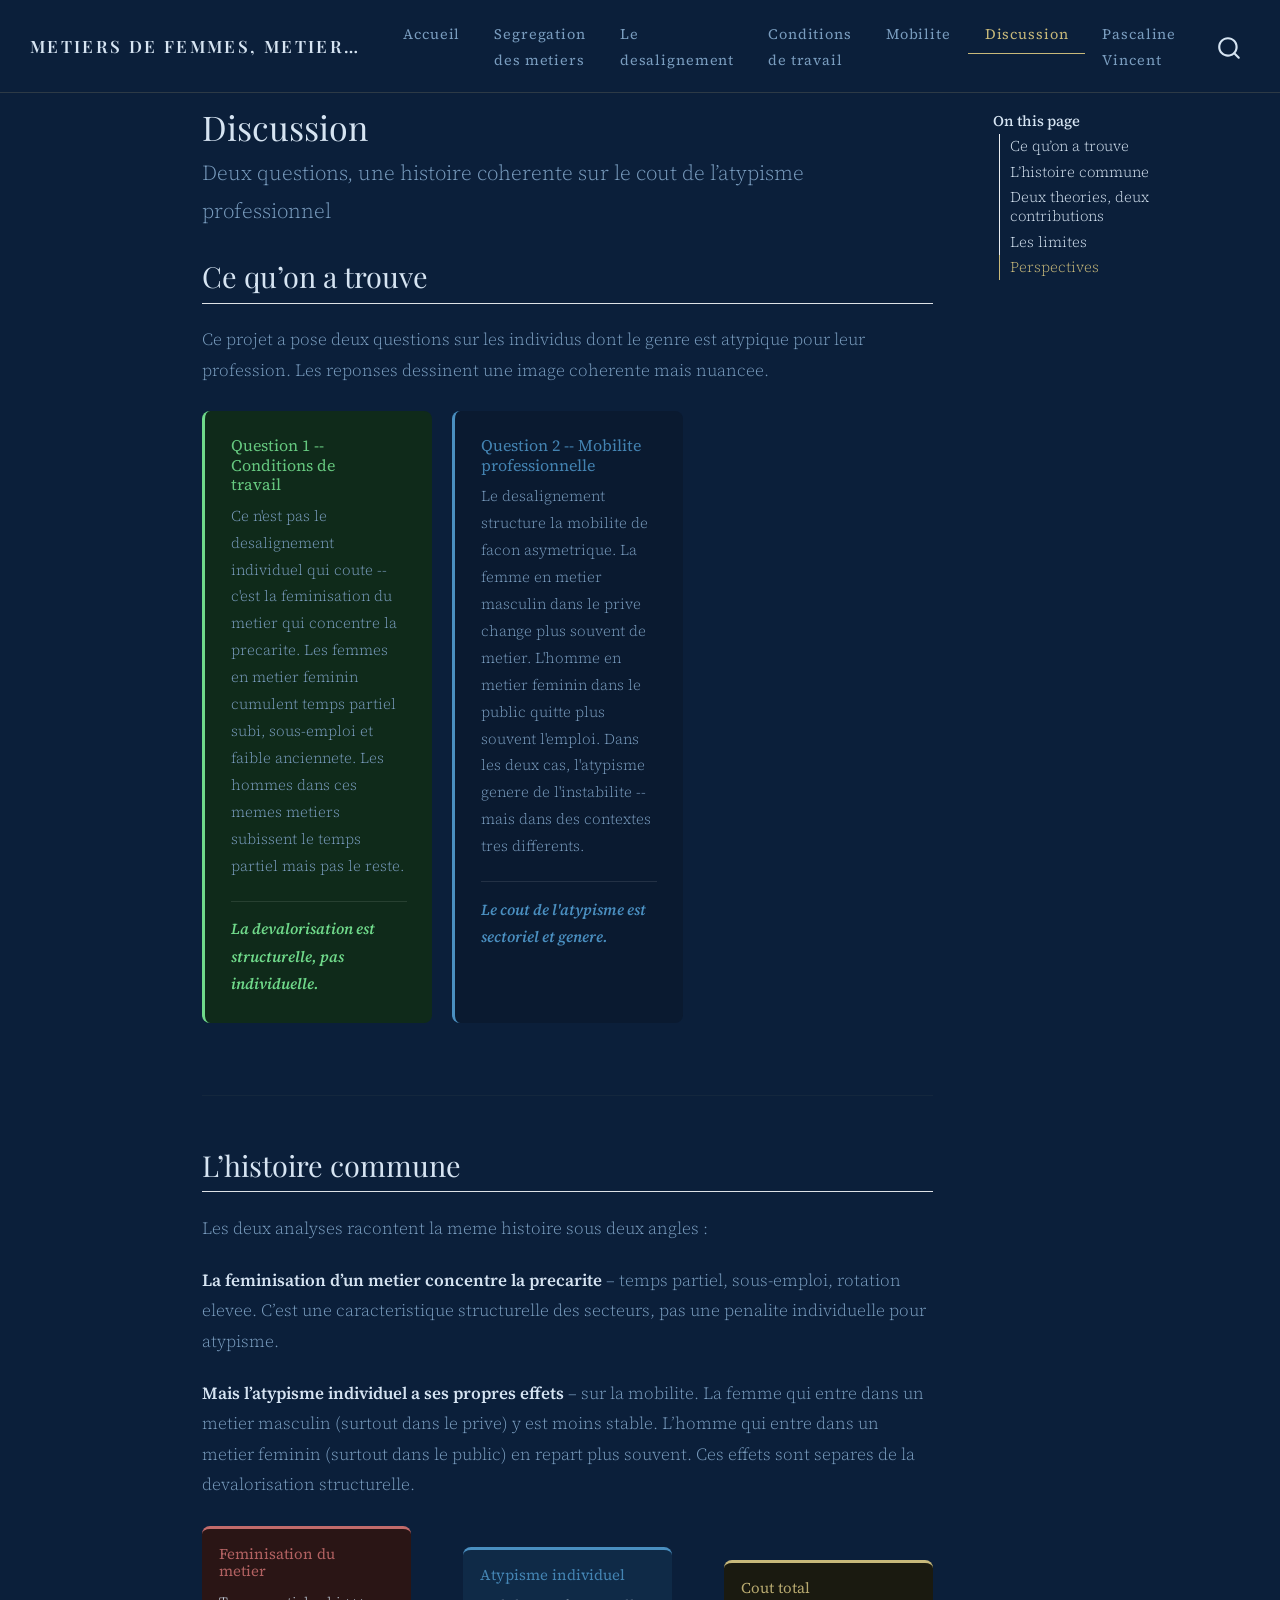
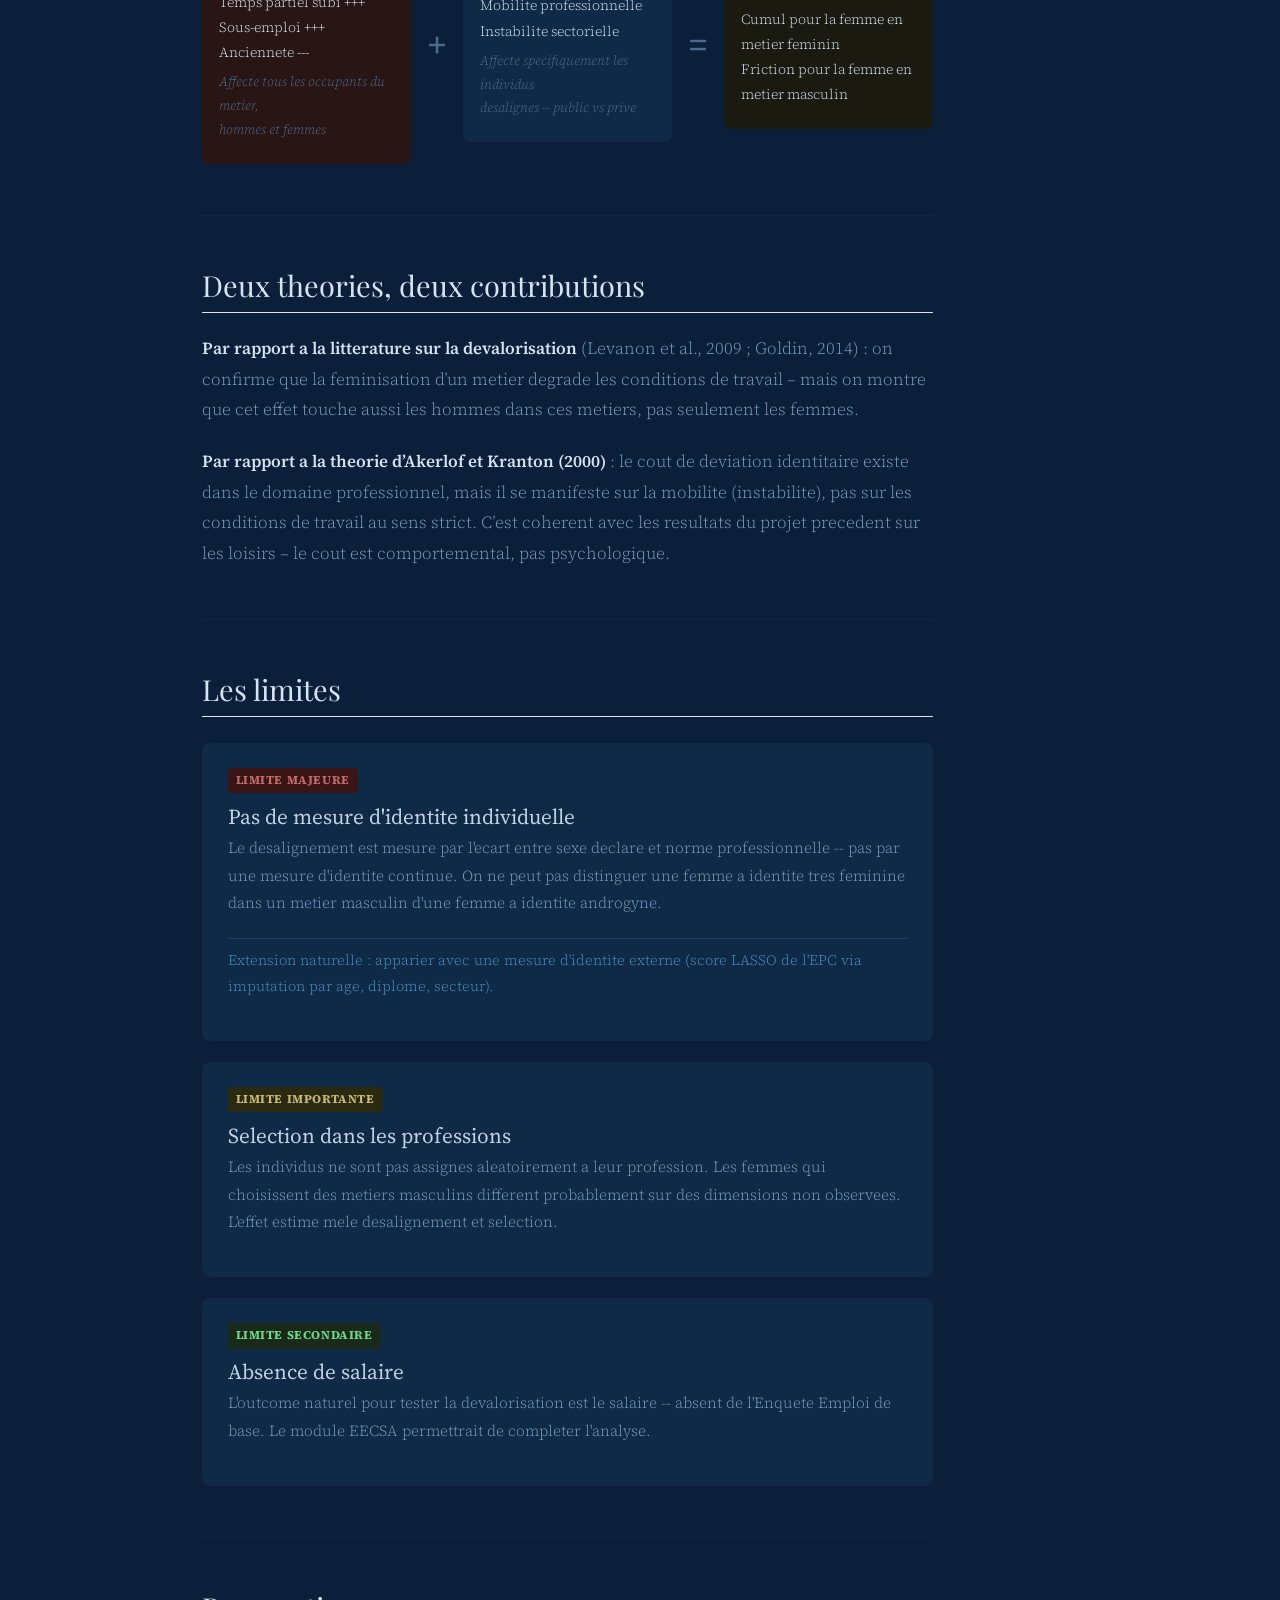
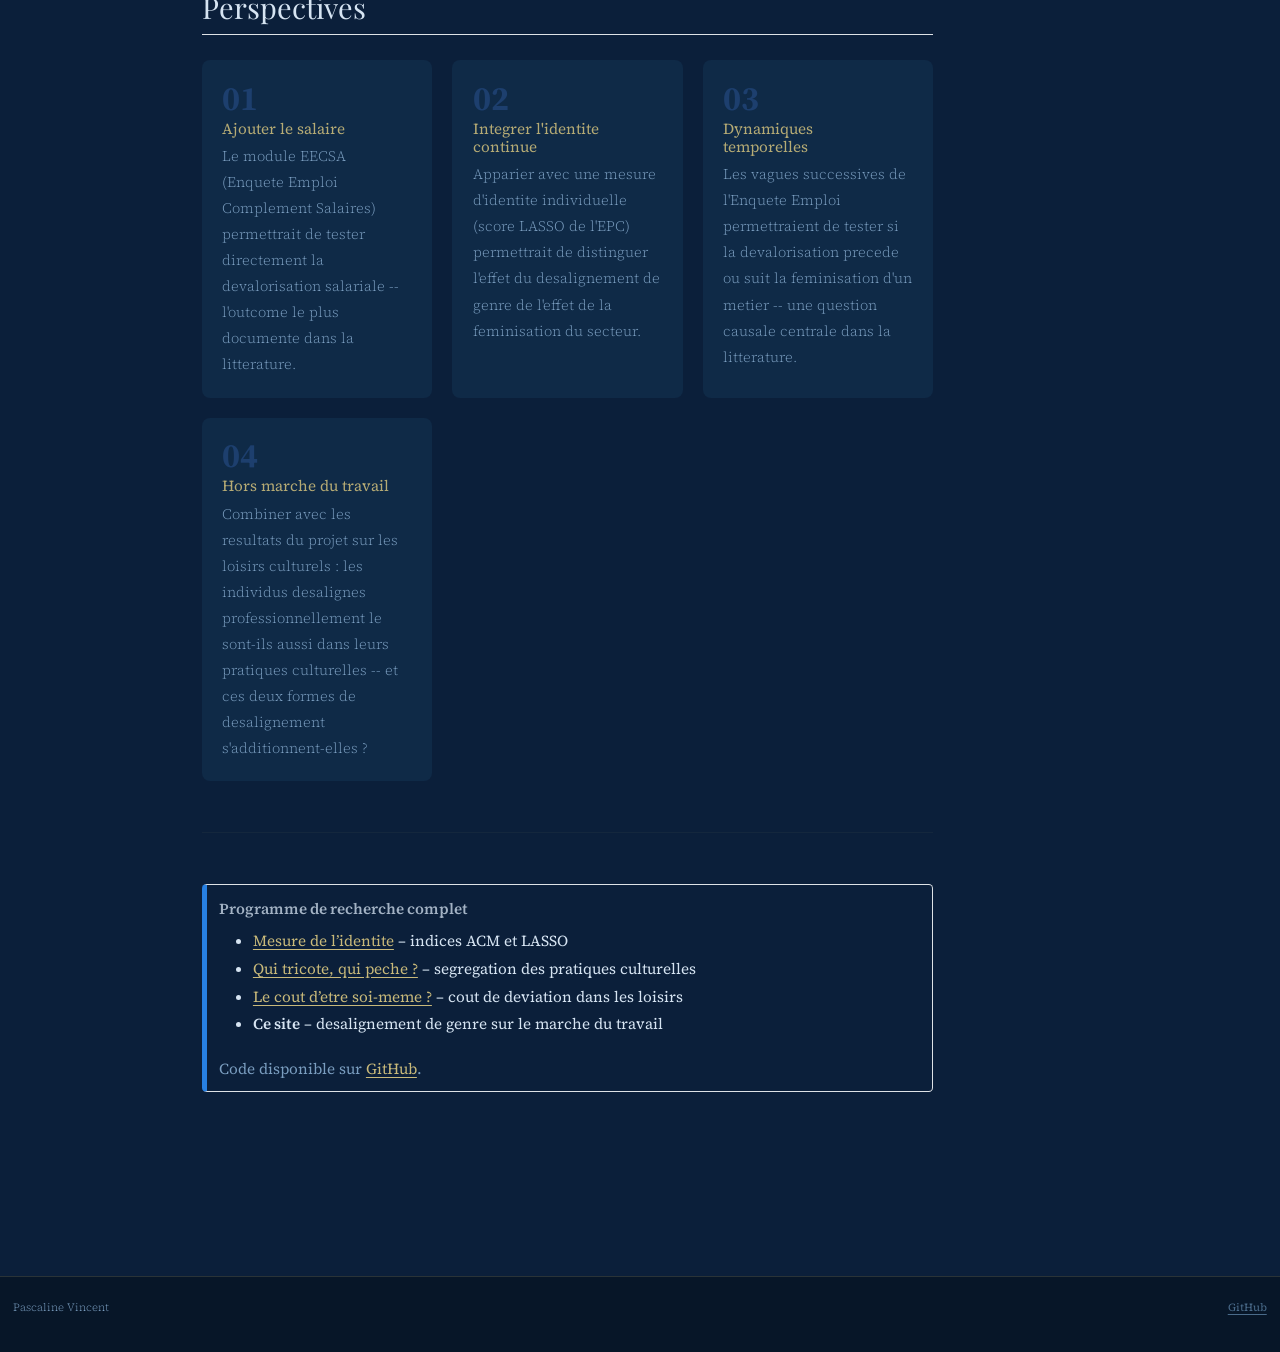
<file: docs/discussion.html>
<!DOCTYPE html>
<html xmlns="http://www.w3.org/1999/xhtml" lang="en" xml:lang="en"><head>

<meta charset="utf-8">
<meta name="generator" content="quarto-1.9.38">

<meta name="viewport" content="width=device-width, initial-scale=1.0, user-scalable=yes">


<title>Discussion – Metiers de femmes, metiers d’hommes</title>
<style>
/* Default styles provided by pandoc.
** See https://pandoc.org/MANUAL.html#variables-for-html for config info.
*/
code{white-space: pre-wrap;}
span.smallcaps{font-variant: small-caps;}
div.columns{display: flex; gap: min(4vw, 1.5em);}
div.column{flex: auto; overflow-x: auto;}
div.hanging-indent{margin-left: 1.5em; text-indent: -1.5em;}
ul.task-list{list-style: none;}
ul.task-list li input[type="checkbox"] {
  width: 0.8em;
  margin: 0 0.8em 0.2em -1em; /* quarto-specific, see https://github.com/quarto-dev/quarto-cli/issues/4556 */ 
  vertical-align: middle;
}
</style>


<script src="site_libs/quarto-nav/quarto-nav.js"></script>
<script src="site_libs/quarto-nav/headroom.min.js"></script>
<script src="site_libs/clipboard/clipboard.min.js"></script>
<script src="site_libs/quarto-search/autocomplete.umd.js"></script>
<script src="site_libs/quarto-search/fuse.min.js"></script>
<script src="site_libs/quarto-search/quarto-search.js"></script>
<meta name="quarto:offset" content="./">
<script src="site_libs/quarto-html/quarto.js" type="module"></script>
<script src="site_libs/quarto-html/tabsets/tabsets.js" type="module"></script>
<script src="site_libs/quarto-html/popper.min.js"></script>
<script src="site_libs/quarto-html/tippy.umd.min.js"></script>
<script src="site_libs/quarto-html/anchor.min.js"></script>
<link href="site_libs/quarto-html/tippy.css" rel="stylesheet">
<link href="site_libs/quarto-html/quarto-syntax-highlighting-dark-0a6b7249c26820e032cb0bd839ff02b1.css" rel="stylesheet" id="quarto-text-highlighting-styles">
<script src="site_libs/bootstrap/bootstrap.min.js"></script>
<link href="site_libs/bootstrap/bootstrap-icons.css" rel="stylesheet">
<link href="site_libs/bootstrap/bootstrap-c64548521700ec0def1117b8626f2ef4.min.css" rel="stylesheet" append-hash="true" id="quarto-bootstrap" data-mode="dark">
<script id="quarto-search-options" type="application/json">{
  "location": "navbar",
  "copy-button": false,
  "collapse-after": 3,
  "panel-placement": "end",
  "type": "overlay",
  "limit": 50,
  "keyboard-shortcut": [
    "f",
    "/",
    "s"
  ],
  "show-item-context": false,
  "language": {
    "search-no-results-text": "No results",
    "search-matching-documents-text": "matching documents",
    "search-copy-link-title": "Copy link to search",
    "search-hide-matches-text": "Hide additional matches",
    "search-more-match-text": "more match in this document",
    "search-more-matches-text": "more matches in this document",
    "search-clear-button-title": "Clear",
    "search-text-placeholder": "",
    "search-detached-cancel-button-title": "Cancel",
    "search-submit-button-title": "Submit",
    "search-label": "Search"
  }
}</script>
<style>html{ scroll-behavior: smooth; }</style>
<link rel="preconnect" href="https://fonts.googleapis.com">
<link href="https://fonts.googleapis.com/css2?family=Playfair+Display:ital,wght@0,600;1,400&amp;family=Source+Serif+4:opsz,wght@8..60,300;8..60,400&amp;family=IBM+Plex+Mono:wght@400&amp;display=swap" rel="stylesheet">


</head>

<body class="nav-fixed quarto-light">

<div id="quarto-search-results"></div>
  <header id="quarto-header" class="headroom fixed-top">
    <nav class="navbar navbar-expand-lg " data-bs-theme="dark">
      <div class="navbar-container container-fluid">
      <div class="navbar-brand-container mx-auto">
    <a class="navbar-brand" href="./index.html">
    <span class="navbar-title">Metiers de femmes, metiers d’hommes</span>
    </a>
  </div>
            <div id="quarto-search" class="" title="Search"></div>
          <button class="navbar-toggler" type="button" data-bs-toggle="collapse" data-bs-target="#navbarCollapse" aria-controls="navbarCollapse" role="menu" aria-expanded="false" aria-label="Toggle navigation" onclick="if (window.quartoToggleHeadroom) { window.quartoToggleHeadroom(); }">
  <span class="navbar-toggler-icon"></span>
</button>
          <div class="collapse navbar-collapse" id="navbarCollapse">
            <ul class="navbar-nav navbar-nav-scroll me-auto">
  <li class="nav-item">
    <a class="nav-link" href="./index.html"> 
<span class="menu-text">Accueil</span></a>
  </li>  
  <li class="nav-item">
    <a class="nav-link" href="./segregation.html"> 
<span class="menu-text">Segregation des metiers</span></a>
  </li>  
  <li class="nav-item">
    <a class="nav-link" href="./deviation.html"> 
<span class="menu-text">Le desalignement</span></a>
  </li>  
  <li class="nav-item">
    <a class="nav-link" href="./conditions.html"> 
<span class="menu-text">Conditions de travail</span></a>
  </li>  
  <li class="nav-item">
    <a class="nav-link" href="./transitions.html"> 
<span class="menu-text">Mobilite</span></a>
  </li>  
  <li class="nav-item">
    <a class="nav-link active" href="./discussion.html" aria-current="page"> 
<span class="menu-text">Discussion</span></a>
  </li>  
</ul>
            <ul class="navbar-nav navbar-nav-scroll ms-auto">
  <li class="nav-item">
    <a class="nav-link" href="https://pascalinevincent.github.io/site/"> 
<span class="menu-text">Pascaline Vincent</span></a>
  </li>  
</ul>
          </div> <!-- /navcollapse -->
            <div class="quarto-navbar-tools">
</div>
      </div> <!-- /container-fluid -->
    </nav>
</header>
<!-- content -->
<div id="quarto-content" class="quarto-container page-columns page-rows-contents page-layout-article page-navbar">
<!-- sidebar -->
<!-- margin-sidebar -->
    <div id="quarto-margin-sidebar" class="sidebar margin-sidebar">
        <nav id="TOC" role="doc-toc" class="toc-active">
    <h2 id="toc-title">On this page</h2>
   
  <ul class="collapse">
  <li><a href="#ce-quon-a-trouve" id="toc-ce-quon-a-trouve" class="nav-link active" data-scroll-target="#ce-quon-a-trouve">Ce qu’on a trouve</a></li>
  <li><a href="#lhistoire-commune" id="toc-lhistoire-commune" class="nav-link" data-scroll-target="#lhistoire-commune">L’histoire commune</a></li>
  <li><a href="#deux-theories-deux-contributions" id="toc-deux-theories-deux-contributions" class="nav-link" data-scroll-target="#deux-theories-deux-contributions">Deux theories, deux contributions</a></li>
  <li><a href="#les-limites" id="toc-les-limites" class="nav-link" data-scroll-target="#les-limites">Les limites</a></li>
  <li><a href="#perspectives" id="toc-perspectives" class="nav-link" data-scroll-target="#perspectives">Perspectives</a></li>
  </ul>
</nav>
    </div>
<!-- main -->
<main class="content" id="quarto-document-content">

<header id="title-block-header" class="quarto-title-block default">
<div class="quarto-title">
<h1 class="title">Discussion</h1>
<p class="subtitle lead">Deux questions, une histoire coherente sur le cout de l’atypisme professionnel</p>
</div>



<div class="quarto-title-meta">

    
  
    
  </div>
  


</header>


<section id="ce-quon-a-trouve" class="level2">
<h2 class="anchored" data-anchor-id="ce-quon-a-trouve">Ce qu’on a trouve</h2>
<p>Ce projet a pose deux questions sur les individus dont le genre est atypique pour leur profession. Les reponses dessinent une image coherente mais nuancee.</p>
<div class="findings-summary">

  <div class="finding-block q1-color">
    <h4 class="anchored">Question 1 -- Conditions de travail</h4>
    <p>
      Ce n'est pas le desalignement individuel qui coute --
      c'est la feminisation du metier qui concentre la precarite.
      Les femmes en metier feminin cumulent temps partiel subi,
      sous-emploi et faible anciennete. Les hommes dans ces memes
      metiers subissent le temps partiel mais pas le reste.
    </p>
    <div class="finding-key">
      La devalorisation est structurelle, pas individuelle.
    </div>
  </div>

  <div class="finding-block q2-color">
    <h4 class="anchored">Question 2 -- Mobilite professionnelle</h4>
    <p>
      Le desalignement structure la mobilite de facon asymetrique.
      La femme en metier masculin dans le prive change plus souvent de metier.
      L'homme en metier feminin dans le public quitte plus souvent l'emploi.
      Dans les deux cas, l'atypisme genere de l'instabilite -- mais
      dans des contextes tres differents.
    </p>
    <div class="finding-key">
      Le cout de l'atypisme est sectoriel et genere.
    </div>
  </div>

</div>
<hr>
</section>
<section id="lhistoire-commune" class="level2">
<h2 class="anchored" data-anchor-id="lhistoire-commune">L’histoire commune</h2>
<p>Les deux analyses racontent la meme histoire sous deux angles :</p>
<p><strong>La feminisation d’un metier concentre la precarite</strong> – temps partiel, sous-emploi, rotation elevee. C’est une caracteristique structurelle des secteurs, pas une penalite individuelle pour atypisme.</p>
<p><strong>Mais l’atypisme individuel a ses propres effets</strong> – sur la mobilite. La femme qui entre dans un metier masculin (surtout dans le prive) y est moins stable. L’homme qui entre dans un metier feminin (surtout dans le public) en repart plus souvent. Ces effets sont separes de la devalorisation structurelle.</p>
<div class="story-schema">
  <div class="schema-box feminisation">
    <h4 class="anchored">Feminisation du metier</h4>
    <p>Temps partiel subi +++<br>Sous-emploi +++<br>Anciennete ---</p>
    <p class="schema-note">Affecte tous les occupants du metier,<br>hommes et femmes</p>
  </div>
  <div class="schema-plus">+</div>
  <div class="schema-box atypisme">
    <h4 class="anchored">Atypisme individuel</h4>
    <p>Mobilite professionnelle<br>Instabilite sectorielle</p>
    <p class="schema-note">Affecte specifiquement les individus<br>desalignes -- public vs prive</p>
  </div>
  <div class="schema-plus">=</div>
  <div class="schema-box total">
    <h4 class="anchored">Cout total</h4>
    <p>Cumul pour la femme en metier feminin<br>Friction pour la femme en metier masculin</p>
  </div>
</div>
<hr>
</section>
<section id="deux-theories-deux-contributions" class="level2">
<h2 class="anchored" data-anchor-id="deux-theories-deux-contributions">Deux theories, deux contributions</h2>
<p><strong>Par rapport a la litterature sur la devalorisation</strong> (Levanon et al., 2009 ; Goldin, 2014) : on confirme que la feminisation d’un metier degrade les conditions de travail – mais on montre que cet effet touche aussi les hommes dans ces metiers, pas seulement les femmes.</p>
<p><strong>Par rapport a la theorie d’Akerlof et Kranton (2000)</strong> : le cout de deviation identitaire existe dans le domaine professionnel, mais il se manifeste sur la mobilite (instabilite), pas sur les conditions de travail au sens strict. C’est coherent avec les resultats du projet precedent sur les loisirs – le cout est comportemental, pas psychologique.</p>
<hr>
</section>
<section id="les-limites" class="level2">
<h2 class="anchored" data-anchor-id="les-limites">Les limites</h2>
<div class="limites-list">

  <div class="limite">
    <div class="limite-severity high">Limite majeure</div>
    <h4 class="anchored">Pas de mesure d'identite individuelle</h4>
    <p>
      Le desalignement est mesure par l'ecart entre sexe declare et norme
      professionnelle -- pas par une mesure d'identite continue.
      On ne peut pas distinguer une femme a identite tres feminine
      dans un metier masculin d'une femme a identite androgyne.
    </p>
    <p class="limite-solution">
      Extension naturelle : apparier avec une mesure d'identite externe
      (score LASSO de l'EPC via imputation par age, diplome, secteur).
    </p>
  </div>

  <div class="limite">
    <div class="limite-severity medium">Limite importante</div>
    <h4 class="anchored">Selection dans les professions</h4>
    <p>
      Les individus ne sont pas assignes aleatoirement a leur profession.
      Les femmes qui choisissent des metiers masculins different probablement
      sur des dimensions non observees. L'effet estime mele desalignement
      et selection.
    </p>
  </div>

  <div class="limite">
    <div class="limite-severity low">Limite secondaire</div>
    <h4 class="anchored">Absence de salaire</h4>
    <p>
      L'outcome naturel pour tester la devalorisation est le salaire --
      absent de l'Enquete Emploi de base.
      Le module EECSA permettrait de completer l'analyse.
    </p>
  </div>

</div>
<hr>
</section>
<section id="perspectives" class="level2">
<h2 class="anchored" data-anchor-id="perspectives">Perspectives</h2>
<div class="perspectives-grid">

  <div class="perspective">
    <div class="persp-num">01</div>
    <h4 class="anchored">Ajouter le salaire</h4>
    <p>Le module EECSA (Enquete Emploi Complement Salaires) permettrait
    de tester directement la devalorisation salariale -- l'outcome
    le plus documente dans la litterature.</p>
  </div>

  <div class="perspective">
    <div class="persp-num">02</div>
    <h4 class="anchored">Integrer l'identite continue</h4>
    <p>Apparier avec une mesure d'identite individuelle (score LASSO de l'EPC)
    permettrait de distinguer l'effet du desalignement de genre
    de l'effet de la feminisation du secteur.</p>
  </div>

  <div class="perspective">
    <div class="persp-num">03</div>
    <h4 class="anchored">Dynamiques temporelles</h4>
    <p>Les vagues successives de l'Enquete Emploi permettraient de tester
    si la devalorisation precede ou suit la feminisation d'un metier --
    une question causale centrale dans la litterature.</p>
  </div>

  <div class="perspective">
    <div class="persp-num">04</div>
    <h4 class="anchored">Hors marche du travail</h4>
    <p>Combiner avec les resultats du projet sur les loisirs culturels :
    les individus desalignes professionnellement le sont-ils aussi
    dans leurs pratiques culturelles -- et ces deux formes de
    desalignement s'additionnent-elles ?</p>
  </div>

</div>
<hr>
<div class="callout callout-style-simple callout-note no-icon callout-titled">
<div class="callout-header d-flex align-content-center">
<div class="callout-icon-container">
<i class="callout-icon no-icon"></i>
</div>
<div class="callout-title-container flex-fill">
<span class="screen-reader-only">Note</span>Programme de recherche complet
</div>
</div>
<div class="callout-body-container callout-body">
<ul>
<li><strong><a href="https://github.com/pascalinevincent">Mesure de l’identite</a></strong> – indices ACM et LASSO</li>
<li><strong><a href="https://pascalinevincent.github.io/cultural_segreg/">Qui tricote, qui peche ?</a></strong> – segregation des pratiques culturelles</li>
<li><strong><a href="https://pascalinevincent.github.io/cout_deviation/">Le cout d’etre soi-meme ?</a></strong> – cout de deviation dans les loisirs</li>
<li><strong>Ce site</strong> – desalignement de genre sur le marche du travail</li>
</ul>
<p>Code disponible sur <a href="https://github.com/pascalinevincent">GitHub</a>.</p>
</div>
</div>


</section>

</main> <!-- /main -->
<script id="quarto-html-after-body" type="application/javascript">
  window.document.addEventListener("DOMContentLoaded", function (event) {
    const icon = "";
    const anchorJS = new window.AnchorJS();
    anchorJS.options = {
      placement: 'right',
      icon: icon
    };
    anchorJS.add('.anchored');
    const isCodeAnnotation = (el) => {
      for (const clz of el.classList) {
        if (clz.startsWith('code-annotation-')) {                     
          return true;
        }
      }
      return false;
    }
    const onCopySuccess = function(e) {
      // button target
      const button = e.trigger;
      // don't keep focus
      button.blur();
      // flash "checked"
      button.classList.add('code-copy-button-checked');
      var currentTitle = button.getAttribute("title");
      button.setAttribute("title", "Copied!");
      let tooltip;
      if (window.bootstrap) {
        button.setAttribute("data-bs-toggle", "tooltip");
        button.setAttribute("data-bs-placement", "left");
        button.setAttribute("data-bs-title", "Copied!");
        tooltip = new bootstrap.Tooltip(button, 
          { trigger: "manual", 
            customClass: "code-copy-button-tooltip",
            offset: [0, -8]});
        tooltip.show();    
      }
      setTimeout(function() {
        if (tooltip) {
          tooltip.hide();
          button.removeAttribute("data-bs-title");
          button.removeAttribute("data-bs-toggle");
          button.removeAttribute("data-bs-placement");
        }
        button.setAttribute("title", currentTitle);
        button.classList.remove('code-copy-button-checked');
      }, 1000);
      // clear code selection
      e.clearSelection();
    }
    const getTextToCopy = function(trigger) {
      const outerScaffold = trigger.parentElement.cloneNode(true);
      const codeEl = outerScaffold.querySelector('code');
      for (const childEl of codeEl.children) {
        if (isCodeAnnotation(childEl)) {
          childEl.remove();
        }
      }
      return codeEl.innerText;
    }
    const clipboard = new window.ClipboardJS('.code-copy-button:not([data-in-quarto-modal])', {
      text: getTextToCopy
    });
    clipboard.on('success', onCopySuccess);
    if (window.document.getElementById('quarto-embedded-source-code-modal')) {
      const clipboardModal = new window.ClipboardJS('.code-copy-button[data-in-quarto-modal]', {
        text: getTextToCopy,
        container: window.document.getElementById('quarto-embedded-source-code-modal')
      });
      clipboardModal.on('success', onCopySuccess);
    }
      var localhostRegex = new RegExp(/^(?:http|https):\/\/localhost\:?[0-9]*\//);
      var mailtoRegex = new RegExp(/^mailto:/);
        var filterRegex = new RegExp('/' + window.location.host + '/');
      var isInternal = (href) => {
          return filterRegex.test(href) || localhostRegex.test(href) || mailtoRegex.test(href);
      }
      // Inspect non-navigation links and adorn them if external
     var links = window.document.querySelectorAll('a[href]:not(.nav-link):not(.navbar-brand):not(.toc-action):not(.sidebar-link):not(.sidebar-item-toggle):not(.pagination-link):not(.no-external):not([aria-hidden]):not(.dropdown-item):not(.quarto-navigation-tool):not(.about-link)');
      for (var i=0; i<links.length; i++) {
        const link = links[i];
        if (!isInternal(link.href)) {
          // undo the damage that might have been done by quarto-nav.js in the case of
          // links that we want to consider external
          if (link.dataset.originalHref !== undefined) {
            link.href = link.dataset.originalHref;
          }
        }
      }
    function tippyHover(el, contentFn, onTriggerFn, onUntriggerFn) {
      const config = {
        allowHTML: true,
        maxWidth: 500,
        delay: 100,
        arrow: false,
        appendTo: function(el) {
            return el.parentElement;
        },
        interactive: true,
        interactiveBorder: 10,
        theme: 'quarto',
        placement: 'bottom-start',
      };
      if (contentFn) {
        config.content = contentFn;
      }
      if (onTriggerFn) {
        config.onTrigger = onTriggerFn;
      }
      if (onUntriggerFn) {
        config.onUntrigger = onUntriggerFn;
      }
      window.tippy(el, config); 
    }
    const noterefs = window.document.querySelectorAll('a[role="doc-noteref"]');
    for (var i=0; i<noterefs.length; i++) {
      const ref = noterefs[i];
      tippyHover(ref, function() {
        // use id or data attribute instead here
        let href = ref.getAttribute('data-footnote-href') || ref.getAttribute('href');
        try { href = new URL(href).hash; } catch {}
        const id = href.replace(/^#\/?/, "");
        const note = window.document.getElementById(id);
        if (note) {
          return note.innerHTML;
        } else {
          return "";
        }
      });
    }
    const xrefs = window.document.querySelectorAll('a.quarto-xref');
    const processXRef = (id, note) => {
      // Strip column container classes
      const stripColumnClz = (el) => {
        el.classList.remove("page-full", "page-columns");
        if (el.children) {
          for (const child of el.children) {
            stripColumnClz(child);
          }
        }
      }
      stripColumnClz(note)
      if (id === null || id.startsWith('sec-')) {
        // Special case sections, only their first couple elements
        const container = document.createElement("div");
        if (note.children && note.children.length > 2) {
          container.appendChild(note.children[0].cloneNode(true));
          for (let i = 1; i < note.children.length; i++) {
            const child = note.children[i];
            if (child.tagName === "P" && child.innerText === "") {
              continue;
            } else {
              container.appendChild(child.cloneNode(true));
              break;
            }
          }
          if (window.Quarto?.typesetMath) {
            window.Quarto.typesetMath(container);
          }
          return container.innerHTML
        } else {
          if (window.Quarto?.typesetMath) {
            window.Quarto.typesetMath(note);
          }
          return note.innerHTML;
        }
      } else {
        // Remove any anchor links if they are present
        const anchorLink = note.querySelector('a.anchorjs-link');
        if (anchorLink) {
          anchorLink.remove();
        }
        if (window.Quarto?.typesetMath) {
          window.Quarto.typesetMath(note);
        }
        if (note.classList.contains("callout")) {
          return note.outerHTML;
        } else {
          return note.innerHTML;
        }
      }
    }
    for (var i=0; i<xrefs.length; i++) {
      const xref = xrefs[i];
      tippyHover(xref, undefined, function(instance) {
        instance.disable();
        let url = xref.getAttribute('href');
        let hash = undefined; 
        if (url.startsWith('#')) {
          hash = url;
        } else {
          try { hash = new URL(url).hash; } catch {}
        }
        if (hash) {
          const id = hash.replace(/^#\/?/, "");
          const note = window.document.getElementById(id);
          if (note !== null) {
            try {
              const html = processXRef(id, note.cloneNode(true));
              instance.setContent(html);
            } finally {
              instance.enable();
              instance.show();
            }
          } else {
            // See if we can fetch this
            fetch(url.split('#')[0])
            .then(res => res.text())
            .then(html => {
              const parser = new DOMParser();
              const htmlDoc = parser.parseFromString(html, "text/html");
              const note = htmlDoc.getElementById(id);
              if (note !== null) {
                const html = processXRef(id, note);
                instance.setContent(html);
              } 
            }).finally(() => {
              instance.enable();
              instance.show();
            });
          }
        } else {
          // See if we can fetch a full url (with no hash to target)
          // This is a special case and we should probably do some content thinning / targeting
          fetch(url)
          .then(res => res.text())
          .then(html => {
            const parser = new DOMParser();
            const htmlDoc = parser.parseFromString(html, "text/html");
            const note = htmlDoc.querySelector('main.content');
            if (note !== null) {
              // This should only happen for chapter cross references
              // (since there is no id in the URL)
              // remove the first header
              if (note.children.length > 0 && note.children[0].tagName === "HEADER") {
                note.children[0].remove();
              }
              const html = processXRef(null, note);
              instance.setContent(html);
            } 
          }).finally(() => {
            instance.enable();
            instance.show();
          });
        }
      }, function(instance) {
      });
    }
        let selectedAnnoteEl;
        const selectorForAnnotation = ( cell, annotation) => {
          let cellAttr = 'data-code-cell="' + cell + '"';
          let lineAttr = 'data-code-annotation="' +  annotation + '"';
          const selector = 'span[' + cellAttr + '][' + lineAttr + ']';
          return selector;
        }
        const selectCodeLines = (annoteEl) => {
          const doc = window.document;
          const targetCell = annoteEl.getAttribute("data-target-cell");
          const targetAnnotation = annoteEl.getAttribute("data-target-annotation");
          const annoteSpan = window.document.querySelector(selectorForAnnotation(targetCell, targetAnnotation));
          const lines = annoteSpan.getAttribute("data-code-lines").split(",");
          const lineIds = lines.map((line) => {
            return targetCell + "-" + line;
          })
          let top = null;
          let height = null;
          let parent = null;
          if (lineIds.length > 0) {
              //compute the position of the single el (top and bottom and make a div)
              const el = window.document.getElementById(lineIds[0]);
              top = el.offsetTop;
              height = el.offsetHeight;
              parent = el.parentElement.parentElement;
            if (lineIds.length > 1) {
              const lastEl = window.document.getElementById(lineIds[lineIds.length - 1]);
              const bottom = lastEl.offsetTop + lastEl.offsetHeight;
              height = bottom - top;
            }
            if (top !== null && height !== null && parent !== null) {
              // cook up a div (if necessary) and position it 
              let div = window.document.getElementById("code-annotation-line-highlight");
              if (div === null) {
                div = window.document.createElement("div");
                div.setAttribute("id", "code-annotation-line-highlight");
                div.style.position = 'absolute';
                parent.appendChild(div);
              }
              div.style.top = top - 2 + "px";
              div.style.height = height + 4 + "px";
              div.style.left = 0;
              let gutterDiv = window.document.getElementById("code-annotation-line-highlight-gutter");
              if (gutterDiv === null) {
                gutterDiv = window.document.createElement("div");
                gutterDiv.setAttribute("id", "code-annotation-line-highlight-gutter");
                gutterDiv.style.position = 'absolute';
                const codeCell = window.document.getElementById(targetCell);
                const gutter = codeCell.querySelector('.code-annotation-gutter');
                gutter.appendChild(gutterDiv);
              }
              gutterDiv.style.top = top - 2 + "px";
              gutterDiv.style.height = height + 4 + "px";
            }
            selectedAnnoteEl = annoteEl;
          }
        };
        const unselectCodeLines = () => {
          const elementsIds = ["code-annotation-line-highlight", "code-annotation-line-highlight-gutter"];
          elementsIds.forEach((elId) => {
            const div = window.document.getElementById(elId);
            if (div) {
              div.remove();
            }
          });
          selectedAnnoteEl = undefined;
        };
          // Handle positioning of the toggle
      window.addEventListener(
        "resize",
        throttle(() => {
          elRect = undefined;
          if (selectedAnnoteEl) {
            selectCodeLines(selectedAnnoteEl);
          }
        }, 10)
      );
      function throttle(fn, ms) {
      let throttle = false;
      let timer;
        return (...args) => {
          if(!throttle) { // first call gets through
              fn.apply(this, args);
              throttle = true;
          } else { // all the others get throttled
              if(timer) clearTimeout(timer); // cancel #2
              timer = setTimeout(() => {
                fn.apply(this, args);
                timer = throttle = false;
              }, ms);
          }
        };
      }
        // Attach click handler to the DT
        const annoteDls = window.document.querySelectorAll('dt[data-target-cell]');
        for (const annoteDlNode of annoteDls) {
          annoteDlNode.addEventListener('click', (event) => {
            const clickedEl = event.target;
            if (clickedEl !== selectedAnnoteEl) {
              unselectCodeLines();
              const activeEl = window.document.querySelector('dt[data-target-cell].code-annotation-active');
              if (activeEl) {
                activeEl.classList.remove('code-annotation-active');
              }
              selectCodeLines(clickedEl);
              clickedEl.classList.add('code-annotation-active');
            } else {
              // Unselect the line
              unselectCodeLines();
              clickedEl.classList.remove('code-annotation-active');
            }
          });
        }
    const findCites = (el) => {
      const parentEl = el.parentElement;
      if (parentEl) {
        const cites = parentEl.dataset.cites;
        if (cites) {
          return {
            el,
            cites: cites.split(' ')
          };
        } else {
          return findCites(el.parentElement)
        }
      } else {
        return undefined;
      }
    };
    var bibliorefs = window.document.querySelectorAll('a[role="doc-biblioref"]');
    for (var i=0; i<bibliorefs.length; i++) {
      const ref = bibliorefs[i];
      const citeInfo = findCites(ref);
      if (citeInfo) {
        tippyHover(citeInfo.el, function() {
          var popup = window.document.createElement('div');
          citeInfo.cites.forEach(function(cite) {
            var citeDiv = window.document.createElement('div');
            citeDiv.classList.add('hanging-indent');
            citeDiv.classList.add('csl-entry');
            var biblioDiv = window.document.getElementById('ref-' + cite);
            if (biblioDiv) {
              citeDiv.innerHTML = biblioDiv.innerHTML;
            }
            popup.appendChild(citeDiv);
          });
          return popup.innerHTML;
        });
      }
    }
  });
  </script>
</div> <!-- /content -->
<footer class="footer">
  <div class="nav-footer">
    <div class="nav-footer-left">
<p>Pascaline Vincent</p>
</div>   
    <div class="nav-footer-center">
      &nbsp;
    </div>
    <div class="nav-footer-right">
<p><a href="https://github.com/pascalinevincent">GitHub</a></p>
</div>
  </div>
</footer>




<script src="site_libs/quarto-html/zenscroll-min.js"></script>
</body></html>
</file>
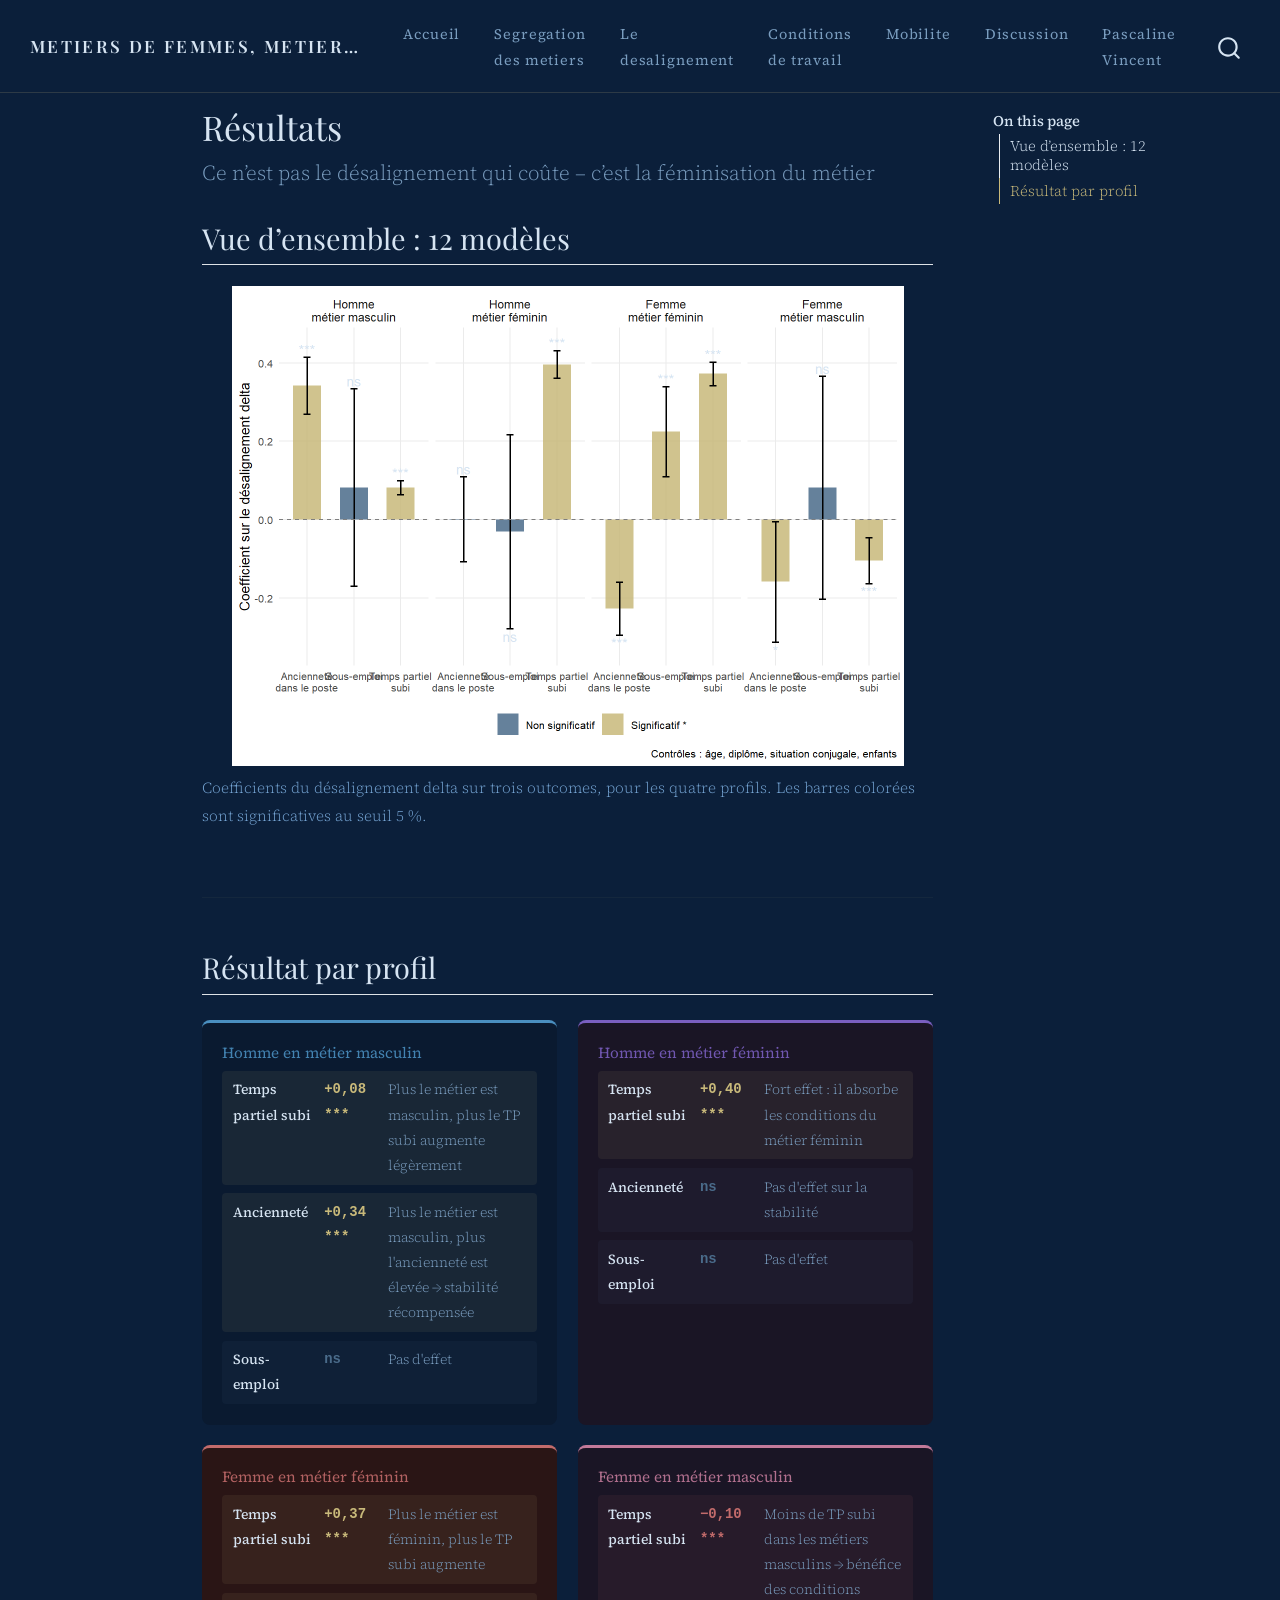
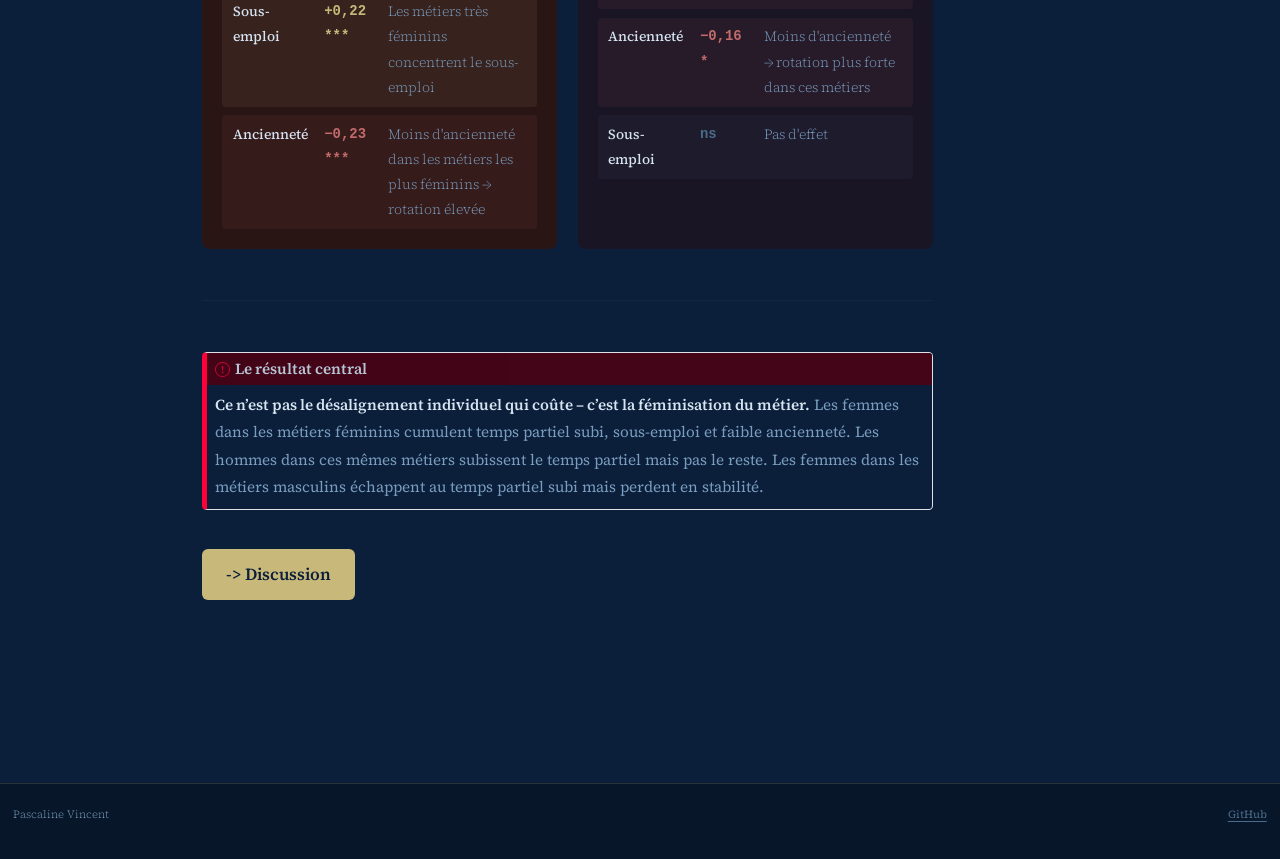
<file: docs/resultats.html>
<!DOCTYPE html>
<html xmlns="http://www.w3.org/1999/xhtml" lang="en" xml:lang="en"><head>

<meta charset="utf-8">
<meta name="generator" content="quarto-1.9.38">

<meta name="viewport" content="width=device-width, initial-scale=1.0, user-scalable=yes">


<title>Résultats – Metiers de femmes, metiers d’hommes</title>
<style>
/* Default styles provided by pandoc.
** See https://pandoc.org/MANUAL.html#variables-for-html for config info.
*/
code{white-space: pre-wrap;}
span.smallcaps{font-variant: small-caps;}
div.columns{display: flex; gap: min(4vw, 1.5em);}
div.column{flex: auto; overflow-x: auto;}
div.hanging-indent{margin-left: 1.5em; text-indent: -1.5em;}
ul.task-list{list-style: none;}
ul.task-list li input[type="checkbox"] {
  width: 0.8em;
  margin: 0 0.8em 0.2em -1em; /* quarto-specific, see https://github.com/quarto-dev/quarto-cli/issues/4556 */ 
  vertical-align: middle;
}
</style>


<script src="site_libs/quarto-nav/quarto-nav.js"></script>
<script src="site_libs/quarto-nav/headroom.min.js"></script>
<script src="site_libs/clipboard/clipboard.min.js"></script>
<script src="site_libs/quarto-search/autocomplete.umd.js"></script>
<script src="site_libs/quarto-search/fuse.min.js"></script>
<script src="site_libs/quarto-search/quarto-search.js"></script>
<meta name="quarto:offset" content="./">
<script src="site_libs/quarto-html/quarto.js" type="module"></script>
<script src="site_libs/quarto-html/tabsets/tabsets.js" type="module"></script>
<script src="site_libs/quarto-html/popper.min.js"></script>
<script src="site_libs/quarto-html/tippy.umd.min.js"></script>
<script src="site_libs/quarto-html/anchor.min.js"></script>
<link href="site_libs/quarto-html/tippy.css" rel="stylesheet">
<link href="site_libs/quarto-html/quarto-syntax-highlighting-dark-0a6b7249c26820e032cb0bd839ff02b1.css" rel="stylesheet" id="quarto-text-highlighting-styles">
<script src="site_libs/bootstrap/bootstrap.min.js"></script>
<link href="site_libs/bootstrap/bootstrap-icons.css" rel="stylesheet">
<link href="site_libs/bootstrap/bootstrap-c64548521700ec0def1117b8626f2ef4.min.css" rel="stylesheet" append-hash="true" id="quarto-bootstrap" data-mode="dark">
<script id="quarto-search-options" type="application/json">{
  "location": "navbar",
  "copy-button": false,
  "collapse-after": 3,
  "panel-placement": "end",
  "type": "overlay",
  "limit": 50,
  "keyboard-shortcut": [
    "f",
    "/",
    "s"
  ],
  "show-item-context": false,
  "language": {
    "search-no-results-text": "No results",
    "search-matching-documents-text": "matching documents",
    "search-copy-link-title": "Copy link to search",
    "search-hide-matches-text": "Hide additional matches",
    "search-more-match-text": "more match in this document",
    "search-more-matches-text": "more matches in this document",
    "search-clear-button-title": "Clear",
    "search-text-placeholder": "",
    "search-detached-cancel-button-title": "Cancel",
    "search-submit-button-title": "Submit",
    "search-label": "Search"
  }
}</script>
<style>html{ scroll-behavior: smooth; }</style>
<link rel="preconnect" href="https://fonts.googleapis.com">
<link href="https://fonts.googleapis.com/css2?family=Playfair+Display:ital,wght@0,600;1,400&amp;family=Source+Serif+4:opsz,wght@8..60,300;8..60,400&amp;family=IBM+Plex+Mono:wght@400&amp;display=swap" rel="stylesheet">


</head>

<body class="nav-fixed quarto-light">

<div id="quarto-search-results"></div>
  <header id="quarto-header" class="headroom fixed-top">
    <nav class="navbar navbar-expand-lg " data-bs-theme="dark">
      <div class="navbar-container container-fluid">
      <div class="navbar-brand-container mx-auto">
    <a class="navbar-brand" href="./index.html">
    <span class="navbar-title">Metiers de femmes, metiers d’hommes</span>
    </a>
  </div>
            <div id="quarto-search" class="" title="Search"></div>
          <button class="navbar-toggler" type="button" data-bs-toggle="collapse" data-bs-target="#navbarCollapse" aria-controls="navbarCollapse" role="menu" aria-expanded="false" aria-label="Toggle navigation" onclick="if (window.quartoToggleHeadroom) { window.quartoToggleHeadroom(); }">
  <span class="navbar-toggler-icon"></span>
</button>
          <div class="collapse navbar-collapse" id="navbarCollapse">
            <ul class="navbar-nav navbar-nav-scroll me-auto">
  <li class="nav-item">
    <a class="nav-link" href="./index.html"> 
<span class="menu-text">Accueil</span></a>
  </li>  
  <li class="nav-item">
    <a class="nav-link" href="./segregation.html"> 
<span class="menu-text">Segregation des metiers</span></a>
  </li>  
  <li class="nav-item">
    <a class="nav-link" href="./deviation.html"> 
<span class="menu-text">Le desalignement</span></a>
  </li>  
  <li class="nav-item">
    <a class="nav-link" href="./conditions.html"> 
<span class="menu-text">Conditions de travail</span></a>
  </li>  
  <li class="nav-item">
    <a class="nav-link" href="./transitions.html"> 
<span class="menu-text">Mobilite</span></a>
  </li>  
  <li class="nav-item">
    <a class="nav-link" href="./discussion.html"> 
<span class="menu-text">Discussion</span></a>
  </li>  
</ul>
            <ul class="navbar-nav navbar-nav-scroll ms-auto">
  <li class="nav-item">
    <a class="nav-link" href="https://pascalinevincent.github.io/site/"> 
<span class="menu-text">Pascaline Vincent</span></a>
  </li>  
</ul>
          </div> <!-- /navcollapse -->
            <div class="quarto-navbar-tools">
</div>
      </div> <!-- /container-fluid -->
    </nav>
</header>
<!-- content -->
<div id="quarto-content" class="quarto-container page-columns page-rows-contents page-layout-article page-navbar">
<!-- sidebar -->
<!-- margin-sidebar -->
    <div id="quarto-margin-sidebar" class="sidebar margin-sidebar">
        <nav id="TOC" role="doc-toc" class="toc-active">
    <h2 id="toc-title">On this page</h2>
   
  <ul class="collapse">
  <li><a href="#vue-densemble-12-modèles" id="toc-vue-densemble-12-modèles" class="nav-link active" data-scroll-target="#vue-densemble-12-modèles">Vue d’ensemble : 12 modèles</a></li>
  <li><a href="#résultat-par-profil" id="toc-résultat-par-profil" class="nav-link" data-scroll-target="#résultat-par-profil">Résultat par profil</a></li>
  </ul>
</nav>
    </div>
<!-- main -->
<main class="content" id="quarto-document-content">

<header id="title-block-header" class="quarto-title-block default">
<div class="quarto-title">
<h1 class="title">Résultats</h1>
<p class="subtitle lead">Ce n’est pas le désalignement qui coûte – c’est la féminisation du métier</p>
</div>



<div class="quarto-title-meta">

    
  
    
  </div>
  


</header>


<section id="vue-densemble-12-modèles" class="level2">
<h2 class="anchored" data-anchor-id="vue-densemble-12-modèles">Vue d’ensemble : 12 modèles</h2>
<div class="cell">
<div class="cell-output-display">
<div class="quarto-figure quarto-figure-center">
<figure class="figure">
<p><img src="resultats_files/figure-html/unnamed-chunk-1-1.png" class="img-fluid figure-img" width="672"></p>
<figcaption>Coefficients du désalignement delta sur trois outcomes, pour les quatre profils. Les barres colorées sont significatives au seuil 5 %.</figcaption>
</figure>
</div>
</div>
</div>
<hr>
</section>
<section id="résultat-par-profil" class="level2">
<h2 class="anchored" data-anchor-id="résultat-par-profil">Résultat par profil</h2>
<div class="profile-results">

  <div class="profile-result masculine-conf">
    <h4 class="anchored">Homme en métier masculin</h4>
    <div class="pr-items">
      <div class="pr-item sig">
        <span class="pr-out">Temps partiel subi</span>
        <span class="pr-coef">+0,08 ***</span>
        <span class="pr-interp">Plus le métier est masculin, plus le TP subi augmente légèrement</span>
      </div>
      <div class="pr-item sig">
        <span class="pr-out">Ancienneté</span>
        <span class="pr-coef">+0,34 ***</span>
        <span class="pr-interp">Plus le métier est masculin, plus l'ancienneté est élevée → stabilité récompensée</span>
      </div>
      <div class="pr-item null">
        <span class="pr-out">Sous-emploi</span>
        <span class="pr-coef">ns</span>
        <span class="pr-interp">Pas d'effet</span>
      </div>
    </div>
  </div>

  <div class="profile-result masculine-atyp">
    <h4 class="anchored">Homme en métier féminin</h4>
    <div class="pr-items">
      <div class="pr-item sig">
        <span class="pr-out">Temps partiel subi</span>
        <span class="pr-coef">+0,40 ***</span>
        <span class="pr-interp">Fort effet : il absorbe les conditions du métier féminin</span>
      </div>
      <div class="pr-item null">
        <span class="pr-out">Ancienneté</span>
        <span class="pr-coef">ns</span>
        <span class="pr-interp">Pas d'effet sur la stabilité</span>
      </div>
      <div class="pr-item null">
        <span class="pr-out">Sous-emploi</span>
        <span class="pr-coef">ns</span>
        <span class="pr-interp">Pas d'effet</span>
      </div>
    </div>
  </div>

  <div class="profile-result feminine-conf">
    <h4 class="anchored">Femme en métier féminin</h4>
    <div class="pr-items">
      <div class="pr-item sig">
        <span class="pr-out">Temps partiel subi</span>
        <span class="pr-coef">+0,37 ***</span>
        <span class="pr-interp">Plus le métier est féminin, plus le TP subi augmente</span>
      </div>
      <div class="pr-item sig">
        <span class="pr-out">Sous-emploi</span>
        <span class="pr-coef">+0,22 ***</span>
        <span class="pr-interp">Les métiers très féminins concentrent le sous-emploi</span>
      </div>
      <div class="pr-item sig-neg">
        <span class="pr-out">Ancienneté</span>
        <span class="pr-coef">−0,23 ***</span>
        <span class="pr-interp">Moins d'ancienneté dans les métiers les plus féminins → rotation élevée</span>
      </div>
    </div>
  </div>

  <div class="profile-result feminine-atyp">
    <h4 class="anchored">Femme en métier masculin</h4>
    <div class="pr-items">
      <div class="pr-item sig-neg">
        <span class="pr-out">Temps partiel subi</span>
        <span class="pr-coef">−0,10 ***</span>
        <span class="pr-interp">Moins de TP subi dans les métiers masculins → bénéfice des conditions</span>
      </div>
      <div class="pr-item sig-neg">
        <span class="pr-out">Ancienneté</span>
        <span class="pr-coef">−0,16 *</span>
        <span class="pr-interp">Moins d'ancienneté → rotation plus forte dans ces métiers</span>
      </div>
      <div class="pr-item null">
        <span class="pr-out">Sous-emploi</span>
        <span class="pr-coef">ns</span>
        <span class="pr-interp">Pas d'effet</span>
      </div>
    </div>
  </div>

</div>
<hr>
<div class="callout callout-style-default callout-important callout-titled">
<div class="callout-header d-flex align-content-center">
<div class="callout-icon-container">
<i class="callout-icon"></i>
</div>
<div class="callout-title-container flex-fill">
<span class="screen-reader-only">Important</span>Le résultat central
</div>
</div>
<div class="callout-body-container callout-body">
<p><strong>Ce n’est pas le désalignement individuel qui coûte – c’est la féminisation du métier.</strong> Les femmes dans les métiers féminins cumulent temps partiel subi, sous-emploi et faible ancienneté. Les hommes dans ces mêmes métiers subissent le temps partiel mais pas le reste. Les femmes dans les métiers masculins échappent au temps partiel subi mais perdent en stabilité.</p>
</div>
</div>
<p><a href="./discussion.html" class="btn-next">-&gt; Discussion</a></p>


</section>

</main> <!-- /main -->
<script id="quarto-html-after-body" type="application/javascript">
  window.document.addEventListener("DOMContentLoaded", function (event) {
    const icon = "";
    const anchorJS = new window.AnchorJS();
    anchorJS.options = {
      placement: 'right',
      icon: icon
    };
    anchorJS.add('.anchored');
    const isCodeAnnotation = (el) => {
      for (const clz of el.classList) {
        if (clz.startsWith('code-annotation-')) {                     
          return true;
        }
      }
      return false;
    }
    const onCopySuccess = function(e) {
      // button target
      const button = e.trigger;
      // don't keep focus
      button.blur();
      // flash "checked"
      button.classList.add('code-copy-button-checked');
      var currentTitle = button.getAttribute("title");
      button.setAttribute("title", "Copied!");
      let tooltip;
      if (window.bootstrap) {
        button.setAttribute("data-bs-toggle", "tooltip");
        button.setAttribute("data-bs-placement", "left");
        button.setAttribute("data-bs-title", "Copied!");
        tooltip = new bootstrap.Tooltip(button, 
          { trigger: "manual", 
            customClass: "code-copy-button-tooltip",
            offset: [0, -8]});
        tooltip.show();    
      }
      setTimeout(function() {
        if (tooltip) {
          tooltip.hide();
          button.removeAttribute("data-bs-title");
          button.removeAttribute("data-bs-toggle");
          button.removeAttribute("data-bs-placement");
        }
        button.setAttribute("title", currentTitle);
        button.classList.remove('code-copy-button-checked');
      }, 1000);
      // clear code selection
      e.clearSelection();
    }
    const getTextToCopy = function(trigger) {
      const outerScaffold = trigger.parentElement.cloneNode(true);
      const codeEl = outerScaffold.querySelector('code');
      for (const childEl of codeEl.children) {
        if (isCodeAnnotation(childEl)) {
          childEl.remove();
        }
      }
      return codeEl.innerText;
    }
    const clipboard = new window.ClipboardJS('.code-copy-button:not([data-in-quarto-modal])', {
      text: getTextToCopy
    });
    clipboard.on('success', onCopySuccess);
    if (window.document.getElementById('quarto-embedded-source-code-modal')) {
      const clipboardModal = new window.ClipboardJS('.code-copy-button[data-in-quarto-modal]', {
        text: getTextToCopy,
        container: window.document.getElementById('quarto-embedded-source-code-modal')
      });
      clipboardModal.on('success', onCopySuccess);
    }
      var localhostRegex = new RegExp(/^(?:http|https):\/\/localhost\:?[0-9]*\//);
      var mailtoRegex = new RegExp(/^mailto:/);
        var filterRegex = new RegExp('/' + window.location.host + '/');
      var isInternal = (href) => {
          return filterRegex.test(href) || localhostRegex.test(href) || mailtoRegex.test(href);
      }
      // Inspect non-navigation links and adorn them if external
     var links = window.document.querySelectorAll('a[href]:not(.nav-link):not(.navbar-brand):not(.toc-action):not(.sidebar-link):not(.sidebar-item-toggle):not(.pagination-link):not(.no-external):not([aria-hidden]):not(.dropdown-item):not(.quarto-navigation-tool):not(.about-link)');
      for (var i=0; i<links.length; i++) {
        const link = links[i];
        if (!isInternal(link.href)) {
          // undo the damage that might have been done by quarto-nav.js in the case of
          // links that we want to consider external
          if (link.dataset.originalHref !== undefined) {
            link.href = link.dataset.originalHref;
          }
        }
      }
    function tippyHover(el, contentFn, onTriggerFn, onUntriggerFn) {
      const config = {
        allowHTML: true,
        maxWidth: 500,
        delay: 100,
        arrow: false,
        appendTo: function(el) {
            return el.parentElement;
        },
        interactive: true,
        interactiveBorder: 10,
        theme: 'quarto',
        placement: 'bottom-start',
      };
      if (contentFn) {
        config.content = contentFn;
      }
      if (onTriggerFn) {
        config.onTrigger = onTriggerFn;
      }
      if (onUntriggerFn) {
        config.onUntrigger = onUntriggerFn;
      }
      window.tippy(el, config); 
    }
    const noterefs = window.document.querySelectorAll('a[role="doc-noteref"]');
    for (var i=0; i<noterefs.length; i++) {
      const ref = noterefs[i];
      tippyHover(ref, function() {
        // use id or data attribute instead here
        let href = ref.getAttribute('data-footnote-href') || ref.getAttribute('href');
        try { href = new URL(href).hash; } catch {}
        const id = href.replace(/^#\/?/, "");
        const note = window.document.getElementById(id);
        if (note) {
          return note.innerHTML;
        } else {
          return "";
        }
      });
    }
    const xrefs = window.document.querySelectorAll('a.quarto-xref');
    const processXRef = (id, note) => {
      // Strip column container classes
      const stripColumnClz = (el) => {
        el.classList.remove("page-full", "page-columns");
        if (el.children) {
          for (const child of el.children) {
            stripColumnClz(child);
          }
        }
      }
      stripColumnClz(note)
      if (id === null || id.startsWith('sec-')) {
        // Special case sections, only their first couple elements
        const container = document.createElement("div");
        if (note.children && note.children.length > 2) {
          container.appendChild(note.children[0].cloneNode(true));
          for (let i = 1; i < note.children.length; i++) {
            const child = note.children[i];
            if (child.tagName === "P" && child.innerText === "") {
              continue;
            } else {
              container.appendChild(child.cloneNode(true));
              break;
            }
          }
          if (window.Quarto?.typesetMath) {
            window.Quarto.typesetMath(container);
          }
          return container.innerHTML
        } else {
          if (window.Quarto?.typesetMath) {
            window.Quarto.typesetMath(note);
          }
          return note.innerHTML;
        }
      } else {
        // Remove any anchor links if they are present
        const anchorLink = note.querySelector('a.anchorjs-link');
        if (anchorLink) {
          anchorLink.remove();
        }
        if (window.Quarto?.typesetMath) {
          window.Quarto.typesetMath(note);
        }
        if (note.classList.contains("callout")) {
          return note.outerHTML;
        } else {
          return note.innerHTML;
        }
      }
    }
    for (var i=0; i<xrefs.length; i++) {
      const xref = xrefs[i];
      tippyHover(xref, undefined, function(instance) {
        instance.disable();
        let url = xref.getAttribute('href');
        let hash = undefined; 
        if (url.startsWith('#')) {
          hash = url;
        } else {
          try { hash = new URL(url).hash; } catch {}
        }
        if (hash) {
          const id = hash.replace(/^#\/?/, "");
          const note = window.document.getElementById(id);
          if (note !== null) {
            try {
              const html = processXRef(id, note.cloneNode(true));
              instance.setContent(html);
            } finally {
              instance.enable();
              instance.show();
            }
          } else {
            // See if we can fetch this
            fetch(url.split('#')[0])
            .then(res => res.text())
            .then(html => {
              const parser = new DOMParser();
              const htmlDoc = parser.parseFromString(html, "text/html");
              const note = htmlDoc.getElementById(id);
              if (note !== null) {
                const html = processXRef(id, note);
                instance.setContent(html);
              } 
            }).finally(() => {
              instance.enable();
              instance.show();
            });
          }
        } else {
          // See if we can fetch a full url (with no hash to target)
          // This is a special case and we should probably do some content thinning / targeting
          fetch(url)
          .then(res => res.text())
          .then(html => {
            const parser = new DOMParser();
            const htmlDoc = parser.parseFromString(html, "text/html");
            const note = htmlDoc.querySelector('main.content');
            if (note !== null) {
              // This should only happen for chapter cross references
              // (since there is no id in the URL)
              // remove the first header
              if (note.children.length > 0 && note.children[0].tagName === "HEADER") {
                note.children[0].remove();
              }
              const html = processXRef(null, note);
              instance.setContent(html);
            } 
          }).finally(() => {
            instance.enable();
            instance.show();
          });
        }
      }, function(instance) {
      });
    }
        let selectedAnnoteEl;
        const selectorForAnnotation = ( cell, annotation) => {
          let cellAttr = 'data-code-cell="' + cell + '"';
          let lineAttr = 'data-code-annotation="' +  annotation + '"';
          const selector = 'span[' + cellAttr + '][' + lineAttr + ']';
          return selector;
        }
        const selectCodeLines = (annoteEl) => {
          const doc = window.document;
          const targetCell = annoteEl.getAttribute("data-target-cell");
          const targetAnnotation = annoteEl.getAttribute("data-target-annotation");
          const annoteSpan = window.document.querySelector(selectorForAnnotation(targetCell, targetAnnotation));
          const lines = annoteSpan.getAttribute("data-code-lines").split(",");
          const lineIds = lines.map((line) => {
            return targetCell + "-" + line;
          })
          let top = null;
          let height = null;
          let parent = null;
          if (lineIds.length > 0) {
              //compute the position of the single el (top and bottom and make a div)
              const el = window.document.getElementById(lineIds[0]);
              top = el.offsetTop;
              height = el.offsetHeight;
              parent = el.parentElement.parentElement;
            if (lineIds.length > 1) {
              const lastEl = window.document.getElementById(lineIds[lineIds.length - 1]);
              const bottom = lastEl.offsetTop + lastEl.offsetHeight;
              height = bottom - top;
            }
            if (top !== null && height !== null && parent !== null) {
              // cook up a div (if necessary) and position it 
              let div = window.document.getElementById("code-annotation-line-highlight");
              if (div === null) {
                div = window.document.createElement("div");
                div.setAttribute("id", "code-annotation-line-highlight");
                div.style.position = 'absolute';
                parent.appendChild(div);
              }
              div.style.top = top - 2 + "px";
              div.style.height = height + 4 + "px";
              div.style.left = 0;
              let gutterDiv = window.document.getElementById("code-annotation-line-highlight-gutter");
              if (gutterDiv === null) {
                gutterDiv = window.document.createElement("div");
                gutterDiv.setAttribute("id", "code-annotation-line-highlight-gutter");
                gutterDiv.style.position = 'absolute';
                const codeCell = window.document.getElementById(targetCell);
                const gutter = codeCell.querySelector('.code-annotation-gutter');
                gutter.appendChild(gutterDiv);
              }
              gutterDiv.style.top = top - 2 + "px";
              gutterDiv.style.height = height + 4 + "px";
            }
            selectedAnnoteEl = annoteEl;
          }
        };
        const unselectCodeLines = () => {
          const elementsIds = ["code-annotation-line-highlight", "code-annotation-line-highlight-gutter"];
          elementsIds.forEach((elId) => {
            const div = window.document.getElementById(elId);
            if (div) {
              div.remove();
            }
          });
          selectedAnnoteEl = undefined;
        };
          // Handle positioning of the toggle
      window.addEventListener(
        "resize",
        throttle(() => {
          elRect = undefined;
          if (selectedAnnoteEl) {
            selectCodeLines(selectedAnnoteEl);
          }
        }, 10)
      );
      function throttle(fn, ms) {
      let throttle = false;
      let timer;
        return (...args) => {
          if(!throttle) { // first call gets through
              fn.apply(this, args);
              throttle = true;
          } else { // all the others get throttled
              if(timer) clearTimeout(timer); // cancel #2
              timer = setTimeout(() => {
                fn.apply(this, args);
                timer = throttle = false;
              }, ms);
          }
        };
      }
        // Attach click handler to the DT
        const annoteDls = window.document.querySelectorAll('dt[data-target-cell]');
        for (const annoteDlNode of annoteDls) {
          annoteDlNode.addEventListener('click', (event) => {
            const clickedEl = event.target;
            if (clickedEl !== selectedAnnoteEl) {
              unselectCodeLines();
              const activeEl = window.document.querySelector('dt[data-target-cell].code-annotation-active');
              if (activeEl) {
                activeEl.classList.remove('code-annotation-active');
              }
              selectCodeLines(clickedEl);
              clickedEl.classList.add('code-annotation-active');
            } else {
              // Unselect the line
              unselectCodeLines();
              clickedEl.classList.remove('code-annotation-active');
            }
          });
        }
    const findCites = (el) => {
      const parentEl = el.parentElement;
      if (parentEl) {
        const cites = parentEl.dataset.cites;
        if (cites) {
          return {
            el,
            cites: cites.split(' ')
          };
        } else {
          return findCites(el.parentElement)
        }
      } else {
        return undefined;
      }
    };
    var bibliorefs = window.document.querySelectorAll('a[role="doc-biblioref"]');
    for (var i=0; i<bibliorefs.length; i++) {
      const ref = bibliorefs[i];
      const citeInfo = findCites(ref);
      if (citeInfo) {
        tippyHover(citeInfo.el, function() {
          var popup = window.document.createElement('div');
          citeInfo.cites.forEach(function(cite) {
            var citeDiv = window.document.createElement('div');
            citeDiv.classList.add('hanging-indent');
            citeDiv.classList.add('csl-entry');
            var biblioDiv = window.document.getElementById('ref-' + cite);
            if (biblioDiv) {
              citeDiv.innerHTML = biblioDiv.innerHTML;
            }
            popup.appendChild(citeDiv);
          });
          return popup.innerHTML;
        });
      }
    }
  });
  </script>
</div> <!-- /content -->
<footer class="footer">
  <div class="nav-footer">
    <div class="nav-footer-left">
<p>Pascaline Vincent</p>
</div>   
    <div class="nav-footer-center">
      &nbsp;
    </div>
    <div class="nav-footer-right">
<p><a href="https://github.com/pascalinevincent">GitHub</a></p>
</div>
  </div>
</footer>




<script src="site_libs/quarto-html/zenscroll-min.js"></script>
</body></html>
</file>
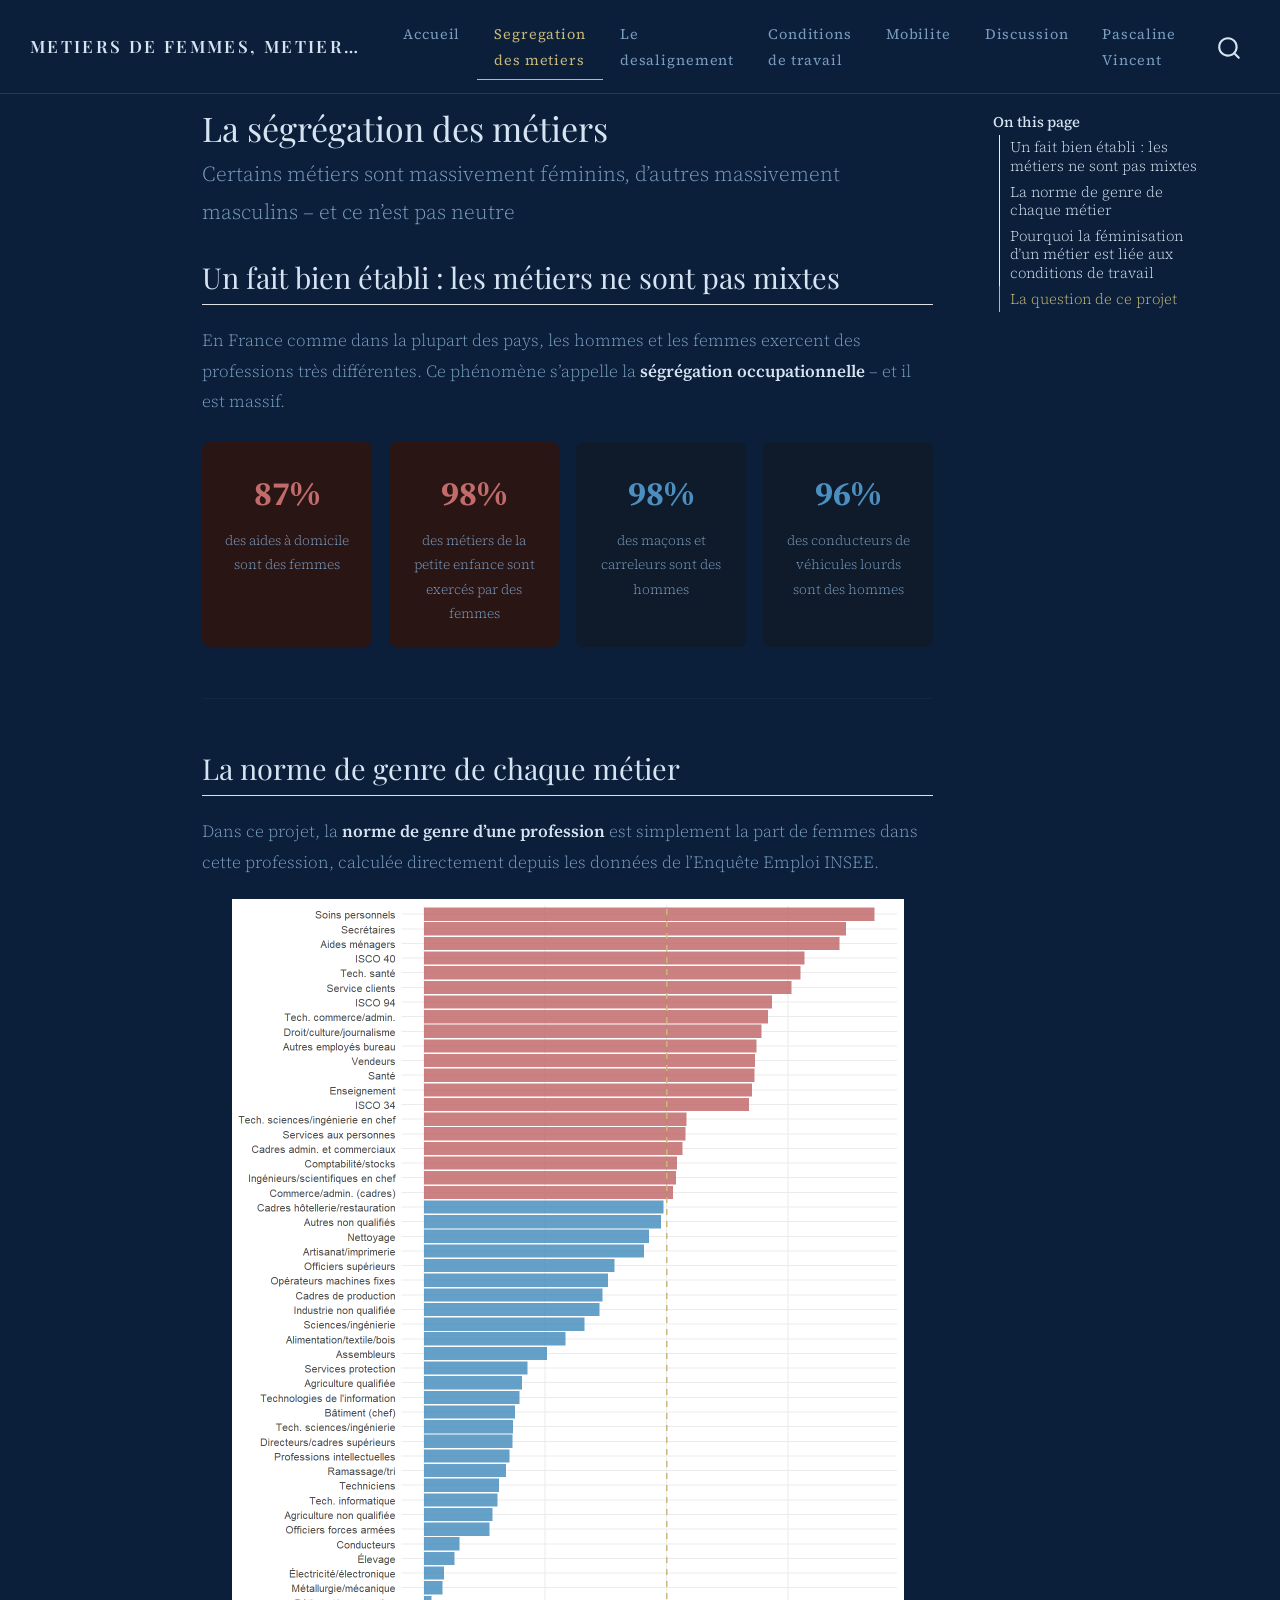
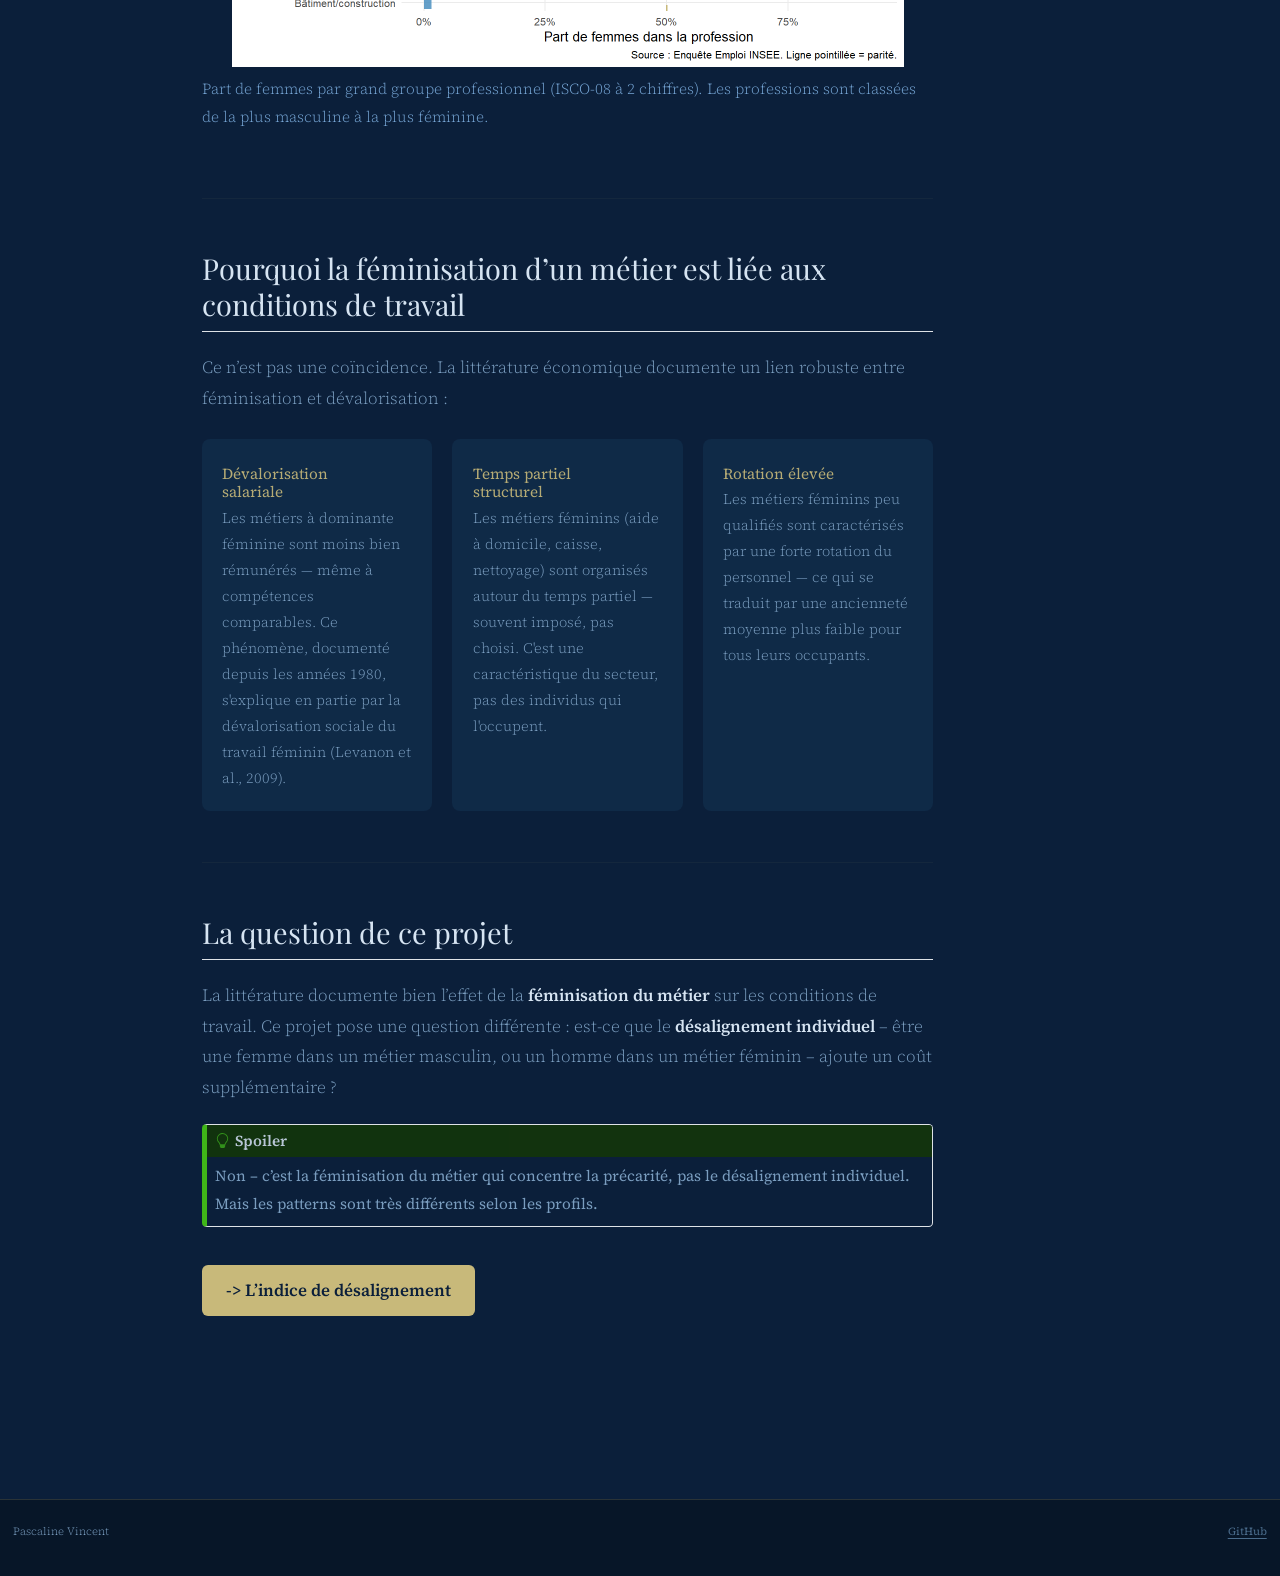
<file: docs/segregation.html>
<!DOCTYPE html>
<html xmlns="http://www.w3.org/1999/xhtml" lang="en" xml:lang="en"><head>

<meta charset="utf-8">
<meta name="generator" content="quarto-1.9.38">

<meta name="viewport" content="width=device-width, initial-scale=1.0, user-scalable=yes">


<title>La ségrégation des métiers – Metiers de femmes, metiers d’hommes</title>
<style>
/* Default styles provided by pandoc.
** See https://pandoc.org/MANUAL.html#variables-for-html for config info.
*/
code{white-space: pre-wrap;}
span.smallcaps{font-variant: small-caps;}
div.columns{display: flex; gap: min(4vw, 1.5em);}
div.column{flex: auto; overflow-x: auto;}
div.hanging-indent{margin-left: 1.5em; text-indent: -1.5em;}
ul.task-list{list-style: none;}
ul.task-list li input[type="checkbox"] {
  width: 0.8em;
  margin: 0 0.8em 0.2em -1em; /* quarto-specific, see https://github.com/quarto-dev/quarto-cli/issues/4556 */ 
  vertical-align: middle;
}
</style>


<script src="site_libs/quarto-nav/quarto-nav.js"></script>
<script src="site_libs/quarto-nav/headroom.min.js"></script>
<script src="site_libs/clipboard/clipboard.min.js"></script>
<script src="site_libs/quarto-search/autocomplete.umd.js"></script>
<script src="site_libs/quarto-search/fuse.min.js"></script>
<script src="site_libs/quarto-search/quarto-search.js"></script>
<meta name="quarto:offset" content="./">
<script src="site_libs/quarto-html/quarto.js" type="module"></script>
<script src="site_libs/quarto-html/tabsets/tabsets.js" type="module"></script>
<script src="site_libs/quarto-html/popper.min.js"></script>
<script src="site_libs/quarto-html/tippy.umd.min.js"></script>
<script src="site_libs/quarto-html/anchor.min.js"></script>
<link href="site_libs/quarto-html/tippy.css" rel="stylesheet">
<link href="site_libs/quarto-html/quarto-syntax-highlighting-dark-0a6b7249c26820e032cb0bd839ff02b1.css" rel="stylesheet" id="quarto-text-highlighting-styles">
<script src="site_libs/bootstrap/bootstrap.min.js"></script>
<link href="site_libs/bootstrap/bootstrap-icons.css" rel="stylesheet">
<link href="site_libs/bootstrap/bootstrap-c64548521700ec0def1117b8626f2ef4.min.css" rel="stylesheet" append-hash="true" id="quarto-bootstrap" data-mode="dark">
<script id="quarto-search-options" type="application/json">{
  "location": "navbar",
  "copy-button": false,
  "collapse-after": 3,
  "panel-placement": "end",
  "type": "overlay",
  "limit": 50,
  "keyboard-shortcut": [
    "f",
    "/",
    "s"
  ],
  "show-item-context": false,
  "language": {
    "search-no-results-text": "No results",
    "search-matching-documents-text": "matching documents",
    "search-copy-link-title": "Copy link to search",
    "search-hide-matches-text": "Hide additional matches",
    "search-more-match-text": "more match in this document",
    "search-more-matches-text": "more matches in this document",
    "search-clear-button-title": "Clear",
    "search-text-placeholder": "",
    "search-detached-cancel-button-title": "Cancel",
    "search-submit-button-title": "Submit",
    "search-label": "Search"
  }
}</script>
<style>html{ scroll-behavior: smooth; }</style>
<link rel="preconnect" href="https://fonts.googleapis.com">
<link href="https://fonts.googleapis.com/css2?family=Playfair+Display:ital,wght@0,600;1,400&amp;family=Source+Serif+4:opsz,wght@8..60,300;8..60,400&amp;family=IBM+Plex+Mono:wght@400&amp;display=swap" rel="stylesheet">


</head>

<body class="nav-fixed quarto-light">

<div id="quarto-search-results"></div>
  <header id="quarto-header" class="headroom fixed-top">
    <nav class="navbar navbar-expand-lg " data-bs-theme="dark">
      <div class="navbar-container container-fluid">
      <div class="navbar-brand-container mx-auto">
    <a class="navbar-brand" href="./index.html">
    <span class="navbar-title">Metiers de femmes, metiers d’hommes</span>
    </a>
  </div>
            <div id="quarto-search" class="" title="Search"></div>
          <button class="navbar-toggler" type="button" data-bs-toggle="collapse" data-bs-target="#navbarCollapse" aria-controls="navbarCollapse" role="menu" aria-expanded="false" aria-label="Toggle navigation" onclick="if (window.quartoToggleHeadroom) { window.quartoToggleHeadroom(); }">
  <span class="navbar-toggler-icon"></span>
</button>
          <div class="collapse navbar-collapse" id="navbarCollapse">
            <ul class="navbar-nav navbar-nav-scroll me-auto">
  <li class="nav-item">
    <a class="nav-link" href="./index.html"> 
<span class="menu-text">Accueil</span></a>
  </li>  
  <li class="nav-item">
    <a class="nav-link active" href="./segregation.html" aria-current="page"> 
<span class="menu-text">Segregation des metiers</span></a>
  </li>  
  <li class="nav-item">
    <a class="nav-link" href="./deviation.html"> 
<span class="menu-text">Le desalignement</span></a>
  </li>  
  <li class="nav-item">
    <a class="nav-link" href="./conditions.html"> 
<span class="menu-text">Conditions de travail</span></a>
  </li>  
  <li class="nav-item">
    <a class="nav-link" href="./transitions.html"> 
<span class="menu-text">Mobilite</span></a>
  </li>  
  <li class="nav-item">
    <a class="nav-link" href="./discussion.html"> 
<span class="menu-text">Discussion</span></a>
  </li>  
</ul>
            <ul class="navbar-nav navbar-nav-scroll ms-auto">
  <li class="nav-item">
    <a class="nav-link" href="https://pascalinevincent.github.io/site/"> 
<span class="menu-text">Pascaline Vincent</span></a>
  </li>  
</ul>
          </div> <!-- /navcollapse -->
            <div class="quarto-navbar-tools">
</div>
      </div> <!-- /container-fluid -->
    </nav>
</header>
<!-- content -->
<div id="quarto-content" class="quarto-container page-columns page-rows-contents page-layout-article page-navbar">
<!-- sidebar -->
<!-- margin-sidebar -->
    <div id="quarto-margin-sidebar" class="sidebar margin-sidebar">
        <nav id="TOC" role="doc-toc" class="toc-active">
    <h2 id="toc-title">On this page</h2>
   
  <ul class="collapse">
  <li><a href="#un-fait-bien-établi-les-métiers-ne-sont-pas-mixtes" id="toc-un-fait-bien-établi-les-métiers-ne-sont-pas-mixtes" class="nav-link active" data-scroll-target="#un-fait-bien-établi-les-métiers-ne-sont-pas-mixtes">Un fait bien établi : les métiers ne sont pas mixtes</a></li>
  <li><a href="#la-norme-de-genre-de-chaque-métier" id="toc-la-norme-de-genre-de-chaque-métier" class="nav-link" data-scroll-target="#la-norme-de-genre-de-chaque-métier">La norme de genre de chaque métier</a></li>
  <li><a href="#pourquoi-la-féminisation-dun-métier-est-liée-aux-conditions-de-travail" id="toc-pourquoi-la-féminisation-dun-métier-est-liée-aux-conditions-de-travail" class="nav-link" data-scroll-target="#pourquoi-la-féminisation-dun-métier-est-liée-aux-conditions-de-travail">Pourquoi la féminisation d’un métier est liée aux conditions de travail</a></li>
  <li><a href="#la-question-de-ce-projet" id="toc-la-question-de-ce-projet" class="nav-link" data-scroll-target="#la-question-de-ce-projet">La question de ce projet</a></li>
  </ul>
</nav>
    </div>
<!-- main -->
<main class="content" id="quarto-document-content">

<header id="title-block-header" class="quarto-title-block default">
<div class="quarto-title">
<h1 class="title">La ségrégation des métiers</h1>
<p class="subtitle lead">Certains métiers sont massivement féminins, d’autres massivement masculins – et ce n’est pas neutre</p>
</div>



<div class="quarto-title-meta">

    
  
    
  </div>
  


</header>


<section id="un-fait-bien-établi-les-métiers-ne-sont-pas-mixtes" class="level2">
<h2 class="anchored" data-anchor-id="un-fait-bien-établi-les-métiers-ne-sont-pas-mixtes">Un fait bien établi : les métiers ne sont pas mixtes</h2>
<p>En France comme dans la plupart des pays, les hommes et les femmes exercent des professions très différentes. Ce phénomène s’appelle la <strong>ségrégation occupationnelle</strong> – et il est massif.</p>
<div class="fact-boxes">
  <div class="fact-box feminine">
    <div class="fact-pct">87%</div>
    <div class="fact-label">des aides à domicile sont des femmes</div>
  </div>
  <div class="fact-box feminine">
    <div class="fact-pct">98%</div>
    <div class="fact-label">des métiers de la petite enfance sont exercés par des femmes</div>
  </div>
  <div class="fact-box masculine">
    <div class="fact-pct">98%</div>
    <div class="fact-label">des maçons et carreleurs sont des hommes</div>
  </div>
  <div class="fact-box masculine">
    <div class="fact-pct">96%</div>
    <div class="fact-label">des conducteurs de véhicules lourds sont des hommes</div>
  </div>
</div>
<hr>
</section>
<section id="la-norme-de-genre-de-chaque-métier" class="level2">
<h2 class="anchored" data-anchor-id="la-norme-de-genre-de-chaque-métier">La norme de genre de chaque métier</h2>
<p>Dans ce projet, la <strong>norme de genre d’une profession</strong> est simplement la part de femmes dans cette profession, calculée directement depuis les données de l’Enquête Emploi INSEE.</p>
<div class="cell">
<div class="cell-output-display">
<div class="quarto-figure quarto-figure-center">
<figure class="figure">
<p><img src="segregation_files/figure-html/unnamed-chunk-1-1.png" class="img-fluid figure-img" width="672"></p>
<figcaption>Part de femmes par grand groupe professionnel (ISCO-08 à 2 chiffres). Les professions sont classées de la plus masculine à la plus féminine.</figcaption>
</figure>
</div>
</div>
</div>
<hr>
</section>
<section id="pourquoi-la-féminisation-dun-métier-est-liée-aux-conditions-de-travail" class="level2">
<h2 class="anchored" data-anchor-id="pourquoi-la-féminisation-dun-métier-est-liée-aux-conditions-de-travail">Pourquoi la féminisation d’un métier est liée aux conditions de travail</h2>
<p>Ce n’est pas une coïncidence. La littérature économique documente un lien robuste entre féminisation et dévalorisation :</p>
<div class="mechanisms-grid">

  <div class="mechanism">
    <div class="mech-icon"></div>
    <h4 class="anchored">Dévalorisation salariale</h4>
    <p>Les métiers à dominante féminine sont moins bien rémunérés — même à compétences comparables. Ce phénomène, documenté depuis les années 1980, s'explique en partie par la dévalorisation sociale du travail féminin (Levanon et al., 2009).</p>
  </div>

  <div class="mechanism">
    <div class="mech-icon"></div>
    <h4 class="anchored">Temps partiel structurel</h4>
    <p>Les métiers féminins (aide à domicile, caisse, nettoyage) sont organisés autour du temps partiel — souvent imposé, pas choisi. C'est une caractéristique du secteur, pas des individus qui l'occupent.</p>
  </div>

  <div class="mechanism">
    <div class="mech-icon"></div>
    <h4 class="anchored">Rotation élevée</h4>
    <p>Les métiers féminins peu qualifiés sont caractérisés par une forte rotation du personnel — ce qui se traduit par une ancienneté moyenne plus faible pour tous leurs occupants.</p>
  </div>

</div>
<hr>
</section>
<section id="la-question-de-ce-projet" class="level2">
<h2 class="anchored" data-anchor-id="la-question-de-ce-projet">La question de ce projet</h2>
<p>La littérature documente bien l’effet de la <strong>féminisation du métier</strong> sur les conditions de travail. Ce projet pose une question différente : est-ce que le <strong>désalignement individuel</strong> – être une femme dans un métier masculin, ou un homme dans un métier féminin – ajoute un coût supplémentaire ?</p>
<div class="callout callout-style-default callout-tip callout-titled">
<div class="callout-header d-flex align-content-center">
<div class="callout-icon-container">
<i class="callout-icon"></i>
</div>
<div class="callout-title-container flex-fill">
<span class="screen-reader-only">Tip</span>Spoiler
</div>
</div>
<div class="callout-body-container callout-body">
<p>Non – c’est la féminisation du métier qui concentre la précarité, pas le désalignement individuel. Mais les patterns sont très différents selon les profils.</p>
</div>
</div>
<p><a href="./deviation.html" class="btn-next">-&gt; L’indice de désalignement</a></p>


</section>

</main> <!-- /main -->
<script id="quarto-html-after-body" type="application/javascript">
  window.document.addEventListener("DOMContentLoaded", function (event) {
    const icon = "";
    const anchorJS = new window.AnchorJS();
    anchorJS.options = {
      placement: 'right',
      icon: icon
    };
    anchorJS.add('.anchored');
    const isCodeAnnotation = (el) => {
      for (const clz of el.classList) {
        if (clz.startsWith('code-annotation-')) {                     
          return true;
        }
      }
      return false;
    }
    const onCopySuccess = function(e) {
      // button target
      const button = e.trigger;
      // don't keep focus
      button.blur();
      // flash "checked"
      button.classList.add('code-copy-button-checked');
      var currentTitle = button.getAttribute("title");
      button.setAttribute("title", "Copied!");
      let tooltip;
      if (window.bootstrap) {
        button.setAttribute("data-bs-toggle", "tooltip");
        button.setAttribute("data-bs-placement", "left");
        button.setAttribute("data-bs-title", "Copied!");
        tooltip = new bootstrap.Tooltip(button, 
          { trigger: "manual", 
            customClass: "code-copy-button-tooltip",
            offset: [0, -8]});
        tooltip.show();    
      }
      setTimeout(function() {
        if (tooltip) {
          tooltip.hide();
          button.removeAttribute("data-bs-title");
          button.removeAttribute("data-bs-toggle");
          button.removeAttribute("data-bs-placement");
        }
        button.setAttribute("title", currentTitle);
        button.classList.remove('code-copy-button-checked');
      }, 1000);
      // clear code selection
      e.clearSelection();
    }
    const getTextToCopy = function(trigger) {
      const outerScaffold = trigger.parentElement.cloneNode(true);
      const codeEl = outerScaffold.querySelector('code');
      for (const childEl of codeEl.children) {
        if (isCodeAnnotation(childEl)) {
          childEl.remove();
        }
      }
      return codeEl.innerText;
    }
    const clipboard = new window.ClipboardJS('.code-copy-button:not([data-in-quarto-modal])', {
      text: getTextToCopy
    });
    clipboard.on('success', onCopySuccess);
    if (window.document.getElementById('quarto-embedded-source-code-modal')) {
      const clipboardModal = new window.ClipboardJS('.code-copy-button[data-in-quarto-modal]', {
        text: getTextToCopy,
        container: window.document.getElementById('quarto-embedded-source-code-modal')
      });
      clipboardModal.on('success', onCopySuccess);
    }
      var localhostRegex = new RegExp(/^(?:http|https):\/\/localhost\:?[0-9]*\//);
      var mailtoRegex = new RegExp(/^mailto:/);
        var filterRegex = new RegExp('/' + window.location.host + '/');
      var isInternal = (href) => {
          return filterRegex.test(href) || localhostRegex.test(href) || mailtoRegex.test(href);
      }
      // Inspect non-navigation links and adorn them if external
     var links = window.document.querySelectorAll('a[href]:not(.nav-link):not(.navbar-brand):not(.toc-action):not(.sidebar-link):not(.sidebar-item-toggle):not(.pagination-link):not(.no-external):not([aria-hidden]):not(.dropdown-item):not(.quarto-navigation-tool):not(.about-link)');
      for (var i=0; i<links.length; i++) {
        const link = links[i];
        if (!isInternal(link.href)) {
          // undo the damage that might have been done by quarto-nav.js in the case of
          // links that we want to consider external
          if (link.dataset.originalHref !== undefined) {
            link.href = link.dataset.originalHref;
          }
        }
      }
    function tippyHover(el, contentFn, onTriggerFn, onUntriggerFn) {
      const config = {
        allowHTML: true,
        maxWidth: 500,
        delay: 100,
        arrow: false,
        appendTo: function(el) {
            return el.parentElement;
        },
        interactive: true,
        interactiveBorder: 10,
        theme: 'quarto',
        placement: 'bottom-start',
      };
      if (contentFn) {
        config.content = contentFn;
      }
      if (onTriggerFn) {
        config.onTrigger = onTriggerFn;
      }
      if (onUntriggerFn) {
        config.onUntrigger = onUntriggerFn;
      }
      window.tippy(el, config); 
    }
    const noterefs = window.document.querySelectorAll('a[role="doc-noteref"]');
    for (var i=0; i<noterefs.length; i++) {
      const ref = noterefs[i];
      tippyHover(ref, function() {
        // use id or data attribute instead here
        let href = ref.getAttribute('data-footnote-href') || ref.getAttribute('href');
        try { href = new URL(href).hash; } catch {}
        const id = href.replace(/^#\/?/, "");
        const note = window.document.getElementById(id);
        if (note) {
          return note.innerHTML;
        } else {
          return "";
        }
      });
    }
    const xrefs = window.document.querySelectorAll('a.quarto-xref');
    const processXRef = (id, note) => {
      // Strip column container classes
      const stripColumnClz = (el) => {
        el.classList.remove("page-full", "page-columns");
        if (el.children) {
          for (const child of el.children) {
            stripColumnClz(child);
          }
        }
      }
      stripColumnClz(note)
      if (id === null || id.startsWith('sec-')) {
        // Special case sections, only their first couple elements
        const container = document.createElement("div");
        if (note.children && note.children.length > 2) {
          container.appendChild(note.children[0].cloneNode(true));
          for (let i = 1; i < note.children.length; i++) {
            const child = note.children[i];
            if (child.tagName === "P" && child.innerText === "") {
              continue;
            } else {
              container.appendChild(child.cloneNode(true));
              break;
            }
          }
          if (window.Quarto?.typesetMath) {
            window.Quarto.typesetMath(container);
          }
          return container.innerHTML
        } else {
          if (window.Quarto?.typesetMath) {
            window.Quarto.typesetMath(note);
          }
          return note.innerHTML;
        }
      } else {
        // Remove any anchor links if they are present
        const anchorLink = note.querySelector('a.anchorjs-link');
        if (anchorLink) {
          anchorLink.remove();
        }
        if (window.Quarto?.typesetMath) {
          window.Quarto.typesetMath(note);
        }
        if (note.classList.contains("callout")) {
          return note.outerHTML;
        } else {
          return note.innerHTML;
        }
      }
    }
    for (var i=0; i<xrefs.length; i++) {
      const xref = xrefs[i];
      tippyHover(xref, undefined, function(instance) {
        instance.disable();
        let url = xref.getAttribute('href');
        let hash = undefined; 
        if (url.startsWith('#')) {
          hash = url;
        } else {
          try { hash = new URL(url).hash; } catch {}
        }
        if (hash) {
          const id = hash.replace(/^#\/?/, "");
          const note = window.document.getElementById(id);
          if (note !== null) {
            try {
              const html = processXRef(id, note.cloneNode(true));
              instance.setContent(html);
            } finally {
              instance.enable();
              instance.show();
            }
          } else {
            // See if we can fetch this
            fetch(url.split('#')[0])
            .then(res => res.text())
            .then(html => {
              const parser = new DOMParser();
              const htmlDoc = parser.parseFromString(html, "text/html");
              const note = htmlDoc.getElementById(id);
              if (note !== null) {
                const html = processXRef(id, note);
                instance.setContent(html);
              } 
            }).finally(() => {
              instance.enable();
              instance.show();
            });
          }
        } else {
          // See if we can fetch a full url (with no hash to target)
          // This is a special case and we should probably do some content thinning / targeting
          fetch(url)
          .then(res => res.text())
          .then(html => {
            const parser = new DOMParser();
            const htmlDoc = parser.parseFromString(html, "text/html");
            const note = htmlDoc.querySelector('main.content');
            if (note !== null) {
              // This should only happen for chapter cross references
              // (since there is no id in the URL)
              // remove the first header
              if (note.children.length > 0 && note.children[0].tagName === "HEADER") {
                note.children[0].remove();
              }
              const html = processXRef(null, note);
              instance.setContent(html);
            } 
          }).finally(() => {
            instance.enable();
            instance.show();
          });
        }
      }, function(instance) {
      });
    }
        let selectedAnnoteEl;
        const selectorForAnnotation = ( cell, annotation) => {
          let cellAttr = 'data-code-cell="' + cell + '"';
          let lineAttr = 'data-code-annotation="' +  annotation + '"';
          const selector = 'span[' + cellAttr + '][' + lineAttr + ']';
          return selector;
        }
        const selectCodeLines = (annoteEl) => {
          const doc = window.document;
          const targetCell = annoteEl.getAttribute("data-target-cell");
          const targetAnnotation = annoteEl.getAttribute("data-target-annotation");
          const annoteSpan = window.document.querySelector(selectorForAnnotation(targetCell, targetAnnotation));
          const lines = annoteSpan.getAttribute("data-code-lines").split(",");
          const lineIds = lines.map((line) => {
            return targetCell + "-" + line;
          })
          let top = null;
          let height = null;
          let parent = null;
          if (lineIds.length > 0) {
              //compute the position of the single el (top and bottom and make a div)
              const el = window.document.getElementById(lineIds[0]);
              top = el.offsetTop;
              height = el.offsetHeight;
              parent = el.parentElement.parentElement;
            if (lineIds.length > 1) {
              const lastEl = window.document.getElementById(lineIds[lineIds.length - 1]);
              const bottom = lastEl.offsetTop + lastEl.offsetHeight;
              height = bottom - top;
            }
            if (top !== null && height !== null && parent !== null) {
              // cook up a div (if necessary) and position it 
              let div = window.document.getElementById("code-annotation-line-highlight");
              if (div === null) {
                div = window.document.createElement("div");
                div.setAttribute("id", "code-annotation-line-highlight");
                div.style.position = 'absolute';
                parent.appendChild(div);
              }
              div.style.top = top - 2 + "px";
              div.style.height = height + 4 + "px";
              div.style.left = 0;
              let gutterDiv = window.document.getElementById("code-annotation-line-highlight-gutter");
              if (gutterDiv === null) {
                gutterDiv = window.document.createElement("div");
                gutterDiv.setAttribute("id", "code-annotation-line-highlight-gutter");
                gutterDiv.style.position = 'absolute';
                const codeCell = window.document.getElementById(targetCell);
                const gutter = codeCell.querySelector('.code-annotation-gutter');
                gutter.appendChild(gutterDiv);
              }
              gutterDiv.style.top = top - 2 + "px";
              gutterDiv.style.height = height + 4 + "px";
            }
            selectedAnnoteEl = annoteEl;
          }
        };
        const unselectCodeLines = () => {
          const elementsIds = ["code-annotation-line-highlight", "code-annotation-line-highlight-gutter"];
          elementsIds.forEach((elId) => {
            const div = window.document.getElementById(elId);
            if (div) {
              div.remove();
            }
          });
          selectedAnnoteEl = undefined;
        };
          // Handle positioning of the toggle
      window.addEventListener(
        "resize",
        throttle(() => {
          elRect = undefined;
          if (selectedAnnoteEl) {
            selectCodeLines(selectedAnnoteEl);
          }
        }, 10)
      );
      function throttle(fn, ms) {
      let throttle = false;
      let timer;
        return (...args) => {
          if(!throttle) { // first call gets through
              fn.apply(this, args);
              throttle = true;
          } else { // all the others get throttled
              if(timer) clearTimeout(timer); // cancel #2
              timer = setTimeout(() => {
                fn.apply(this, args);
                timer = throttle = false;
              }, ms);
          }
        };
      }
        // Attach click handler to the DT
        const annoteDls = window.document.querySelectorAll('dt[data-target-cell]');
        for (const annoteDlNode of annoteDls) {
          annoteDlNode.addEventListener('click', (event) => {
            const clickedEl = event.target;
            if (clickedEl !== selectedAnnoteEl) {
              unselectCodeLines();
              const activeEl = window.document.querySelector('dt[data-target-cell].code-annotation-active');
              if (activeEl) {
                activeEl.classList.remove('code-annotation-active');
              }
              selectCodeLines(clickedEl);
              clickedEl.classList.add('code-annotation-active');
            } else {
              // Unselect the line
              unselectCodeLines();
              clickedEl.classList.remove('code-annotation-active');
            }
          });
        }
    const findCites = (el) => {
      const parentEl = el.parentElement;
      if (parentEl) {
        const cites = parentEl.dataset.cites;
        if (cites) {
          return {
            el,
            cites: cites.split(' ')
          };
        } else {
          return findCites(el.parentElement)
        }
      } else {
        return undefined;
      }
    };
    var bibliorefs = window.document.querySelectorAll('a[role="doc-biblioref"]');
    for (var i=0; i<bibliorefs.length; i++) {
      const ref = bibliorefs[i];
      const citeInfo = findCites(ref);
      if (citeInfo) {
        tippyHover(citeInfo.el, function() {
          var popup = window.document.createElement('div');
          citeInfo.cites.forEach(function(cite) {
            var citeDiv = window.document.createElement('div');
            citeDiv.classList.add('hanging-indent');
            citeDiv.classList.add('csl-entry');
            var biblioDiv = window.document.getElementById('ref-' + cite);
            if (biblioDiv) {
              citeDiv.innerHTML = biblioDiv.innerHTML;
            }
            popup.appendChild(citeDiv);
          });
          return popup.innerHTML;
        });
      }
    }
  });
  </script>
</div> <!-- /content -->
<footer class="footer">
  <div class="nav-footer">
    <div class="nav-footer-left">
<p>Pascaline Vincent</p>
</div>   
    <div class="nav-footer-center">
      &nbsp;
    </div>
    <div class="nav-footer-right">
<p><a href="https://github.com/pascalinevincent">GitHub</a></p>
</div>
  </div>
</footer>




<script src="site_libs/quarto-html/zenscroll-min.js"></script>
</body></html>
</file>
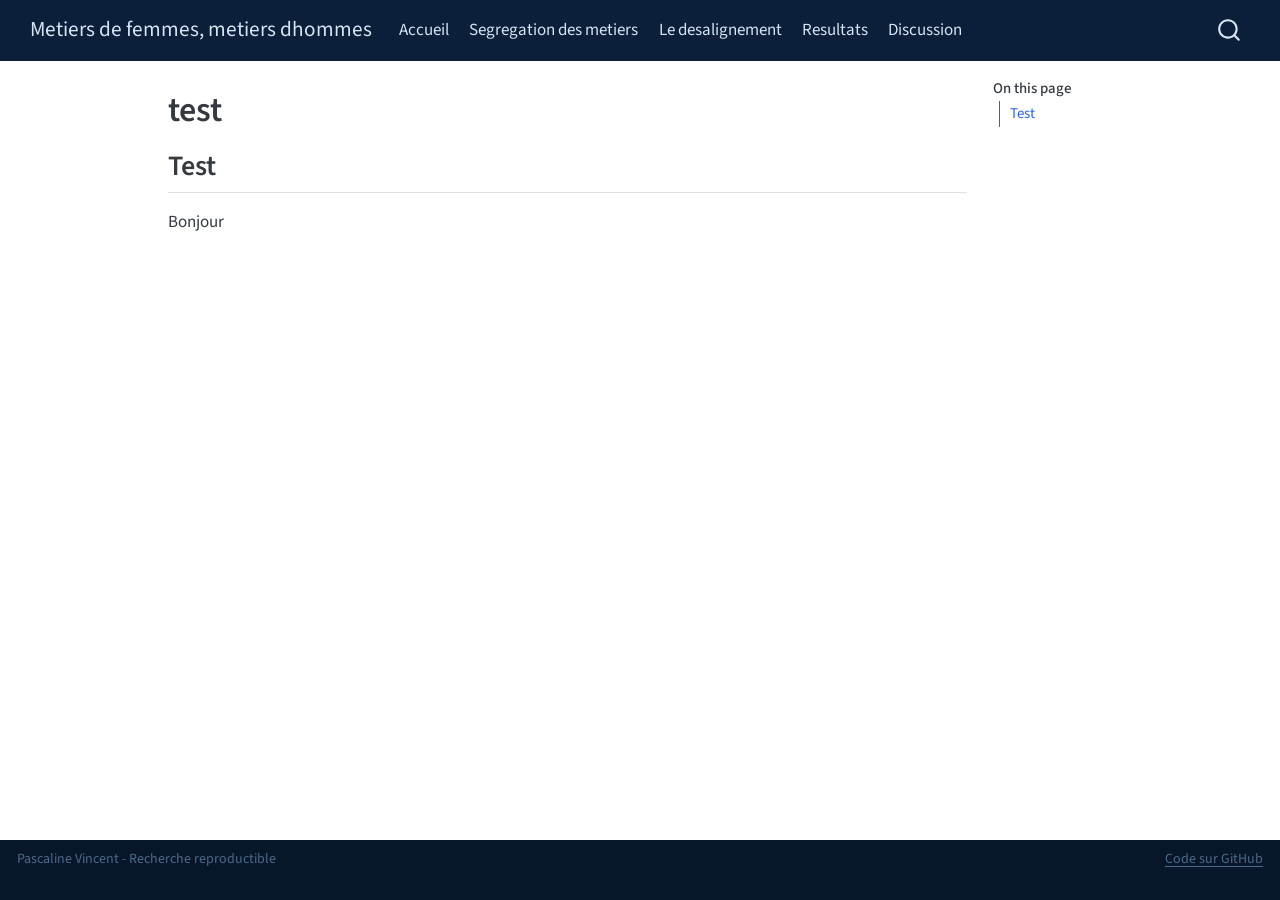
<file: docs/test.html>
<!DOCTYPE html>
<html xmlns="http://www.w3.org/1999/xhtml" lang="en" xml:lang="en"><head>

<meta charset="utf-8">
<meta name="generator" content="quarto-1.9.37">

<meta name="viewport" content="width=device-width, initial-scale=1.0, user-scalable=yes">


<title>test – Metiers de femmes, metiers dhommes</title>
<style>
/* Default styles provided by pandoc.
** See https://pandoc.org/MANUAL.html#variables-for-html for config info.
*/
code{white-space: pre-wrap;}
span.smallcaps{font-variant: small-caps;}
div.columns{display: flex; gap: min(4vw, 1.5em);}
div.column{flex: auto; overflow-x: auto;}
div.hanging-indent{margin-left: 1.5em; text-indent: -1.5em;}
ul.task-list{list-style: none;}
ul.task-list li input[type="checkbox"] {
  width: 0.8em;
  margin: 0 0.8em 0.2em -1em; /* quarto-specific, see https://github.com/quarto-dev/quarto-cli/issues/4556 */ 
  vertical-align: middle;
}
</style>


<script src="site_libs/quarto-nav/quarto-nav.js"></script>
<script src="site_libs/quarto-nav/headroom.min.js"></script>
<script src="site_libs/clipboard/clipboard.min.js"></script>
<script src="site_libs/quarto-search/autocomplete.umd.js"></script>
<script src="site_libs/quarto-search/fuse.min.js"></script>
<script src="site_libs/quarto-search/quarto-search.js"></script>
<meta name="quarto:offset" content="./">
<script src="site_libs/quarto-html/quarto.js" type="module"></script>
<script src="site_libs/quarto-html/tabsets/tabsets.js" type="module"></script>
<script src="site_libs/quarto-html/popper.min.js"></script>
<script src="site_libs/quarto-html/tippy.umd.min.js"></script>
<script src="site_libs/quarto-html/anchor.min.js"></script>
<link href="site_libs/quarto-html/tippy.css" rel="stylesheet">
<link href="site_libs/quarto-html/quarto-syntax-highlighting-7f8f88aac4f3542376d5c11b86a4c14d.css" rel="stylesheet" id="quarto-text-highlighting-styles">
<script src="site_libs/bootstrap/bootstrap.min.js"></script>
<link href="site_libs/bootstrap/bootstrap-icons.css" rel="stylesheet">
<link href="site_libs/bootstrap/bootstrap-143eb5ba93f00ad60f065cf05578e736.min.css" rel="stylesheet" append-hash="true" id="quarto-bootstrap" data-mode="light">
<script id="quarto-search-options" type="application/json">{
  "location": "navbar",
  "copy-button": false,
  "collapse-after": 3,
  "panel-placement": "end",
  "type": "overlay",
  "limit": 50,
  "keyboard-shortcut": [
    "f",
    "/",
    "s"
  ],
  "show-item-context": false,
  "language": {
    "search-no-results-text": "No results",
    "search-matching-documents-text": "matching documents",
    "search-copy-link-title": "Copy link to search",
    "search-hide-matches-text": "Hide additional matches",
    "search-more-match-text": "more match in this document",
    "search-more-matches-text": "more matches in this document",
    "search-clear-button-title": "Clear",
    "search-text-placeholder": "",
    "search-detached-cancel-button-title": "Cancel",
    "search-submit-button-title": "Submit",
    "search-label": "Search"
  }
}</script>
<style>html{ scroll-behavior: smooth; }</style>
<link rel="preconnect" href="https://fonts.googleapis.com">
<link href="https://fonts.googleapis.com/css2?family=Playfair+Display:ital,wght@0,600;1,400&amp;family=Source+Serif+4:opsz,wght@8..60,300;8..60,400&amp;family=IBM+Plex+Mono:wght@400&amp;display=swap" rel="stylesheet">


</head>

<body class="nav-fixed quarto-light">

<div id="quarto-search-results"></div>
  <header id="quarto-header" class="headroom fixed-top">
    <nav class="navbar navbar-expand-lg " data-bs-theme="dark">
      <div class="navbar-container container-fluid">
      <div class="navbar-brand-container mx-auto">
    <a class="navbar-brand" href="./index.html">
    <span class="navbar-title">Metiers de femmes, metiers dhommes</span>
    </a>
  </div>
            <div id="quarto-search" class="" title="Search"></div>
          <button class="navbar-toggler" type="button" data-bs-toggle="collapse" data-bs-target="#navbarCollapse" aria-controls="navbarCollapse" role="menu" aria-expanded="false" aria-label="Toggle navigation" onclick="if (window.quartoToggleHeadroom) { window.quartoToggleHeadroom(); }">
  <span class="navbar-toggler-icon"></span>
</button>
          <div class="collapse navbar-collapse" id="navbarCollapse">
            <ul class="navbar-nav navbar-nav-scroll me-auto">
  <li class="nav-item">
    <a class="nav-link" href="./index.html"> 
<span class="menu-text">Accueil</span></a>
  </li>  
  <li class="nav-item">
    <a class="nav-link" href="./segregation.html"> 
<span class="menu-text">Segregation des metiers</span></a>
  </li>  
  <li class="nav-item">
    <a class="nav-link" href="./deviation.html"> 
<span class="menu-text">Le desalignement</span></a>
  </li>  
  <li class="nav-item">
    <a class="nav-link" href="./resultats.html"> 
<span class="menu-text">Resultats</span></a>
  </li>  
  <li class="nav-item">
    <a class="nav-link" href="./discussion.html"> 
<span class="menu-text">Discussion</span></a>
  </li>  
</ul>
          </div> <!-- /navcollapse -->
            <div class="quarto-navbar-tools">
</div>
      </div> <!-- /container-fluid -->
    </nav>
</header>
<!-- content -->
<div id="quarto-content" class="quarto-container page-columns page-rows-contents page-layout-article page-navbar">
<!-- sidebar -->
<!-- margin-sidebar -->
    <div id="quarto-margin-sidebar" class="sidebar margin-sidebar">
        <nav id="TOC" role="doc-toc" class="toc-active">
    <h2 id="toc-title">On this page</h2>
   
  <ul class="collapse">
  <li><a href="#test" id="toc-test" class="nav-link active" data-scroll-target="#test">Test</a></li>
  </ul>
</nav>
    </div>
<!-- main -->
<main class="content" id="quarto-document-content">

<header id="title-block-header" class="quarto-title-block default">
<div class="quarto-title">
<h1 class="title">test</h1>
</div>



<div class="quarto-title-meta">

    
  
    
  </div>
  


</header>


<section id="test" class="level2">
<h2 class="anchored" data-anchor-id="test">Test</h2>
<p>Bonjour</p>


</section>

</main> <!-- /main -->
<script id="quarto-html-after-body" type="application/javascript">
  window.document.addEventListener("DOMContentLoaded", function (event) {
    const icon = "";
    const anchorJS = new window.AnchorJS();
    anchorJS.options = {
      placement: 'right',
      icon: icon
    };
    anchorJS.add('.anchored');
    const isCodeAnnotation = (el) => {
      for (const clz of el.classList) {
        if (clz.startsWith('code-annotation-')) {                     
          return true;
        }
      }
      return false;
    }
    const onCopySuccess = function(e) {
      // button target
      const button = e.trigger;
      // don't keep focus
      button.blur();
      // flash "checked"
      button.classList.add('code-copy-button-checked');
      var currentTitle = button.getAttribute("title");
      button.setAttribute("title", "Copied!");
      let tooltip;
      if (window.bootstrap) {
        button.setAttribute("data-bs-toggle", "tooltip");
        button.setAttribute("data-bs-placement", "left");
        button.setAttribute("data-bs-title", "Copied!");
        tooltip = new bootstrap.Tooltip(button, 
          { trigger: "manual", 
            customClass: "code-copy-button-tooltip",
            offset: [0, -8]});
        tooltip.show();    
      }
      setTimeout(function() {
        if (tooltip) {
          tooltip.hide();
          button.removeAttribute("data-bs-title");
          button.removeAttribute("data-bs-toggle");
          button.removeAttribute("data-bs-placement");
        }
        button.setAttribute("title", currentTitle);
        button.classList.remove('code-copy-button-checked');
      }, 1000);
      // clear code selection
      e.clearSelection();
    }
    const getTextToCopy = function(trigger) {
      const outerScaffold = trigger.parentElement.cloneNode(true);
      const codeEl = outerScaffold.querySelector('code');
      for (const childEl of codeEl.children) {
        if (isCodeAnnotation(childEl)) {
          childEl.remove();
        }
      }
      return codeEl.innerText;
    }
    const clipboard = new window.ClipboardJS('.code-copy-button:not([data-in-quarto-modal])', {
      text: getTextToCopy
    });
    clipboard.on('success', onCopySuccess);
    if (window.document.getElementById('quarto-embedded-source-code-modal')) {
      const clipboardModal = new window.ClipboardJS('.code-copy-button[data-in-quarto-modal]', {
        text: getTextToCopy,
        container: window.document.getElementById('quarto-embedded-source-code-modal')
      });
      clipboardModal.on('success', onCopySuccess);
    }
      var localhostRegex = new RegExp(/^(?:http|https):\/\/localhost\:?[0-9]*\//);
      var mailtoRegex = new RegExp(/^mailto:/);
        var filterRegex = new RegExp('/' + window.location.host + '/');
      var isInternal = (href) => {
          return filterRegex.test(href) || localhostRegex.test(href) || mailtoRegex.test(href);
      }
      // Inspect non-navigation links and adorn them if external
     var links = window.document.querySelectorAll('a[href]:not(.nav-link):not(.navbar-brand):not(.toc-action):not(.sidebar-link):not(.sidebar-item-toggle):not(.pagination-link):not(.no-external):not([aria-hidden]):not(.dropdown-item):not(.quarto-navigation-tool):not(.about-link)');
      for (var i=0; i<links.length; i++) {
        const link = links[i];
        if (!isInternal(link.href)) {
          // undo the damage that might have been done by quarto-nav.js in the case of
          // links that we want to consider external
          if (link.dataset.originalHref !== undefined) {
            link.href = link.dataset.originalHref;
          }
        }
      }
    function tippyHover(el, contentFn, onTriggerFn, onUntriggerFn) {
      const config = {
        allowHTML: true,
        maxWidth: 500,
        delay: 100,
        arrow: false,
        appendTo: function(el) {
            return el.parentElement;
        },
        interactive: true,
        interactiveBorder: 10,
        theme: 'quarto',
        placement: 'bottom-start',
      };
      if (contentFn) {
        config.content = contentFn;
      }
      if (onTriggerFn) {
        config.onTrigger = onTriggerFn;
      }
      if (onUntriggerFn) {
        config.onUntrigger = onUntriggerFn;
      }
      window.tippy(el, config); 
    }
    const noterefs = window.document.querySelectorAll('a[role="doc-noteref"]');
    for (var i=0; i<noterefs.length; i++) {
      const ref = noterefs[i];
      tippyHover(ref, function() {
        // use id or data attribute instead here
        let href = ref.getAttribute('data-footnote-href') || ref.getAttribute('href');
        try { href = new URL(href).hash; } catch {}
        const id = href.replace(/^#\/?/, "");
        const note = window.document.getElementById(id);
        if (note) {
          return note.innerHTML;
        } else {
          return "";
        }
      });
    }
    const xrefs = window.document.querySelectorAll('a.quarto-xref');
    const processXRef = (id, note) => {
      // Strip column container classes
      const stripColumnClz = (el) => {
        el.classList.remove("page-full", "page-columns");
        if (el.children) {
          for (const child of el.children) {
            stripColumnClz(child);
          }
        }
      }
      stripColumnClz(note)
      if (id === null || id.startsWith('sec-')) {
        // Special case sections, only their first couple elements
        const container = document.createElement("div");
        if (note.children && note.children.length > 2) {
          container.appendChild(note.children[0].cloneNode(true));
          for (let i = 1; i < note.children.length; i++) {
            const child = note.children[i];
            if (child.tagName === "P" && child.innerText === "") {
              continue;
            } else {
              container.appendChild(child.cloneNode(true));
              break;
            }
          }
          if (window.Quarto?.typesetMath) {
            window.Quarto.typesetMath(container);
          }
          return container.innerHTML
        } else {
          if (window.Quarto?.typesetMath) {
            window.Quarto.typesetMath(note);
          }
          return note.innerHTML;
        }
      } else {
        // Remove any anchor links if they are present
        const anchorLink = note.querySelector('a.anchorjs-link');
        if (anchorLink) {
          anchorLink.remove();
        }
        if (window.Quarto?.typesetMath) {
          window.Quarto.typesetMath(note);
        }
        if (note.classList.contains("callout")) {
          return note.outerHTML;
        } else {
          return note.innerHTML;
        }
      }
    }
    for (var i=0; i<xrefs.length; i++) {
      const xref = xrefs[i];
      tippyHover(xref, undefined, function(instance) {
        instance.disable();
        let url = xref.getAttribute('href');
        let hash = undefined; 
        if (url.startsWith('#')) {
          hash = url;
        } else {
          try { hash = new URL(url).hash; } catch {}
        }
        if (hash) {
          const id = hash.replace(/^#\/?/, "");
          const note = window.document.getElementById(id);
          if (note !== null) {
            try {
              const html = processXRef(id, note.cloneNode(true));
              instance.setContent(html);
            } finally {
              instance.enable();
              instance.show();
            }
          } else {
            // See if we can fetch this
            fetch(url.split('#')[0])
            .then(res => res.text())
            .then(html => {
              const parser = new DOMParser();
              const htmlDoc = parser.parseFromString(html, "text/html");
              const note = htmlDoc.getElementById(id);
              if (note !== null) {
                const html = processXRef(id, note);
                instance.setContent(html);
              } 
            }).finally(() => {
              instance.enable();
              instance.show();
            });
          }
        } else {
          // See if we can fetch a full url (with no hash to target)
          // This is a special case and we should probably do some content thinning / targeting
          fetch(url)
          .then(res => res.text())
          .then(html => {
            const parser = new DOMParser();
            const htmlDoc = parser.parseFromString(html, "text/html");
            const note = htmlDoc.querySelector('main.content');
            if (note !== null) {
              // This should only happen for chapter cross references
              // (since there is no id in the URL)
              // remove the first header
              if (note.children.length > 0 && note.children[0].tagName === "HEADER") {
                note.children[0].remove();
              }
              const html = processXRef(null, note);
              instance.setContent(html);
            } 
          }).finally(() => {
            instance.enable();
            instance.show();
          });
        }
      }, function(instance) {
      });
    }
        let selectedAnnoteEl;
        const selectorForAnnotation = ( cell, annotation) => {
          let cellAttr = 'data-code-cell="' + cell + '"';
          let lineAttr = 'data-code-annotation="' +  annotation + '"';
          const selector = 'span[' + cellAttr + '][' + lineAttr + ']';
          return selector;
        }
        const selectCodeLines = (annoteEl) => {
          const doc = window.document;
          const targetCell = annoteEl.getAttribute("data-target-cell");
          const targetAnnotation = annoteEl.getAttribute("data-target-annotation");
          const annoteSpan = window.document.querySelector(selectorForAnnotation(targetCell, targetAnnotation));
          const lines = annoteSpan.getAttribute("data-code-lines").split(",");
          const lineIds = lines.map((line) => {
            return targetCell + "-" + line;
          })
          let top = null;
          let height = null;
          let parent = null;
          if (lineIds.length > 0) {
              //compute the position of the single el (top and bottom and make a div)
              const el = window.document.getElementById(lineIds[0]);
              top = el.offsetTop;
              height = el.offsetHeight;
              parent = el.parentElement.parentElement;
            if (lineIds.length > 1) {
              const lastEl = window.document.getElementById(lineIds[lineIds.length - 1]);
              const bottom = lastEl.offsetTop + lastEl.offsetHeight;
              height = bottom - top;
            }
            if (top !== null && height !== null && parent !== null) {
              // cook up a div (if necessary) and position it 
              let div = window.document.getElementById("code-annotation-line-highlight");
              if (div === null) {
                div = window.document.createElement("div");
                div.setAttribute("id", "code-annotation-line-highlight");
                div.style.position = 'absolute';
                parent.appendChild(div);
              }
              div.style.top = top - 2 + "px";
              div.style.height = height + 4 + "px";
              div.style.left = 0;
              let gutterDiv = window.document.getElementById("code-annotation-line-highlight-gutter");
              if (gutterDiv === null) {
                gutterDiv = window.document.createElement("div");
                gutterDiv.setAttribute("id", "code-annotation-line-highlight-gutter");
                gutterDiv.style.position = 'absolute';
                const codeCell = window.document.getElementById(targetCell);
                const gutter = codeCell.querySelector('.code-annotation-gutter');
                gutter.appendChild(gutterDiv);
              }
              gutterDiv.style.top = top - 2 + "px";
              gutterDiv.style.height = height + 4 + "px";
            }
            selectedAnnoteEl = annoteEl;
          }
        };
        const unselectCodeLines = () => {
          const elementsIds = ["code-annotation-line-highlight", "code-annotation-line-highlight-gutter"];
          elementsIds.forEach((elId) => {
            const div = window.document.getElementById(elId);
            if (div) {
              div.remove();
            }
          });
          selectedAnnoteEl = undefined;
        };
          // Handle positioning of the toggle
      window.addEventListener(
        "resize",
        throttle(() => {
          elRect = undefined;
          if (selectedAnnoteEl) {
            selectCodeLines(selectedAnnoteEl);
          }
        }, 10)
      );
      function throttle(fn, ms) {
      let throttle = false;
      let timer;
        return (...args) => {
          if(!throttle) { // first call gets through
              fn.apply(this, args);
              throttle = true;
          } else { // all the others get throttled
              if(timer) clearTimeout(timer); // cancel #2
              timer = setTimeout(() => {
                fn.apply(this, args);
                timer = throttle = false;
              }, ms);
          }
        };
      }
        // Attach click handler to the DT
        const annoteDls = window.document.querySelectorAll('dt[data-target-cell]');
        for (const annoteDlNode of annoteDls) {
          annoteDlNode.addEventListener('click', (event) => {
            const clickedEl = event.target;
            if (clickedEl !== selectedAnnoteEl) {
              unselectCodeLines();
              const activeEl = window.document.querySelector('dt[data-target-cell].code-annotation-active');
              if (activeEl) {
                activeEl.classList.remove('code-annotation-active');
              }
              selectCodeLines(clickedEl);
              clickedEl.classList.add('code-annotation-active');
            } else {
              // Unselect the line
              unselectCodeLines();
              clickedEl.classList.remove('code-annotation-active');
            }
          });
        }
    const findCites = (el) => {
      const parentEl = el.parentElement;
      if (parentEl) {
        const cites = parentEl.dataset.cites;
        if (cites) {
          return {
            el,
            cites: cites.split(' ')
          };
        } else {
          return findCites(el.parentElement)
        }
      } else {
        return undefined;
      }
    };
    var bibliorefs = window.document.querySelectorAll('a[role="doc-biblioref"]');
    for (var i=0; i<bibliorefs.length; i++) {
      const ref = bibliorefs[i];
      const citeInfo = findCites(ref);
      if (citeInfo) {
        tippyHover(citeInfo.el, function() {
          var popup = window.document.createElement('div');
          citeInfo.cites.forEach(function(cite) {
            var citeDiv = window.document.createElement('div');
            citeDiv.classList.add('hanging-indent');
            citeDiv.classList.add('csl-entry');
            var biblioDiv = window.document.getElementById('ref-' + cite);
            if (biblioDiv) {
              citeDiv.innerHTML = biblioDiv.innerHTML;
            }
            popup.appendChild(citeDiv);
          });
          return popup.innerHTML;
        });
      }
    }
  });
  </script>
</div> <!-- /content -->
<footer class="footer">
  <div class="nav-footer">
    <div class="nav-footer-left">
<p>Pascaline Vincent - Recherche reproductible</p>
</div>   
    <div class="nav-footer-center">
      &nbsp;
    </div>
    <div class="nav-footer-right">
<p><a href="https://github.com/pascalinevincent">Code sur GitHub</a></p>
</div>
  </div>
</footer>




<script src="site_libs/quarto-html/zenscroll-min.js"></script>
</body></html>
</file>
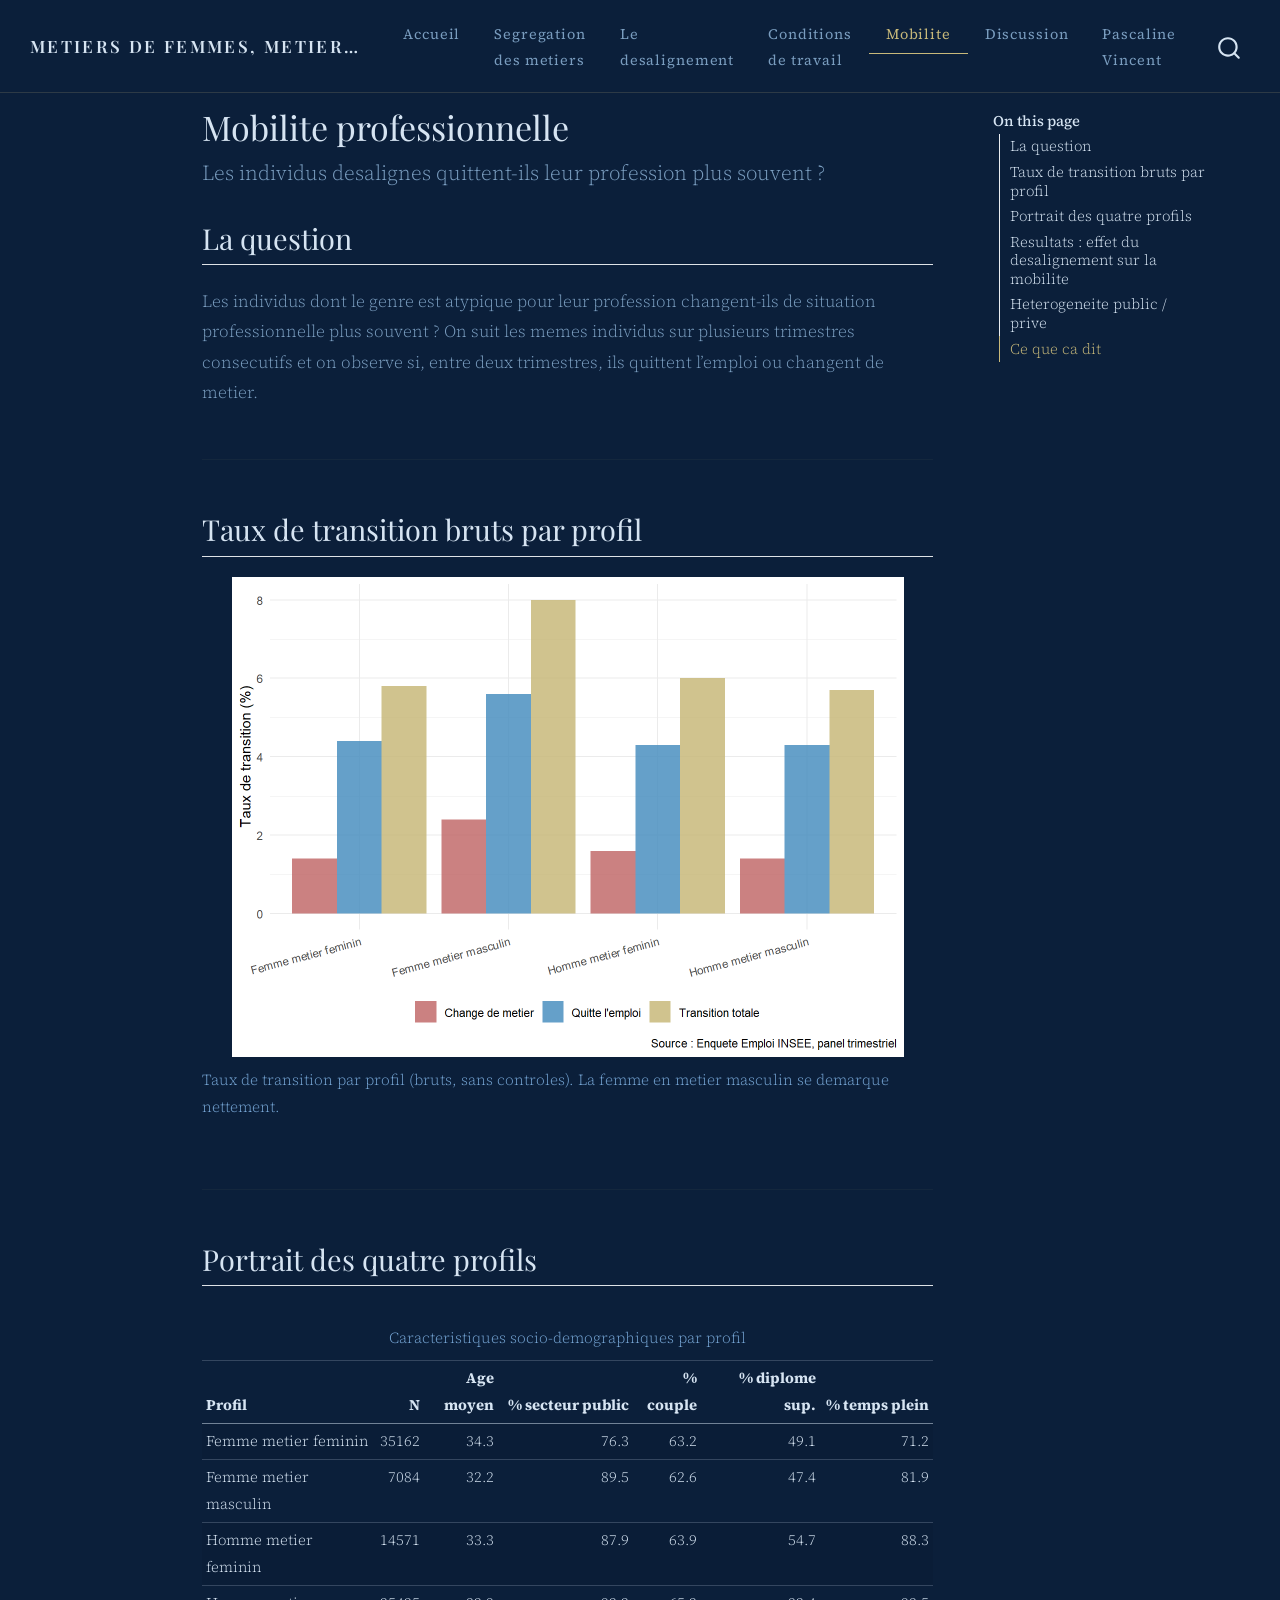
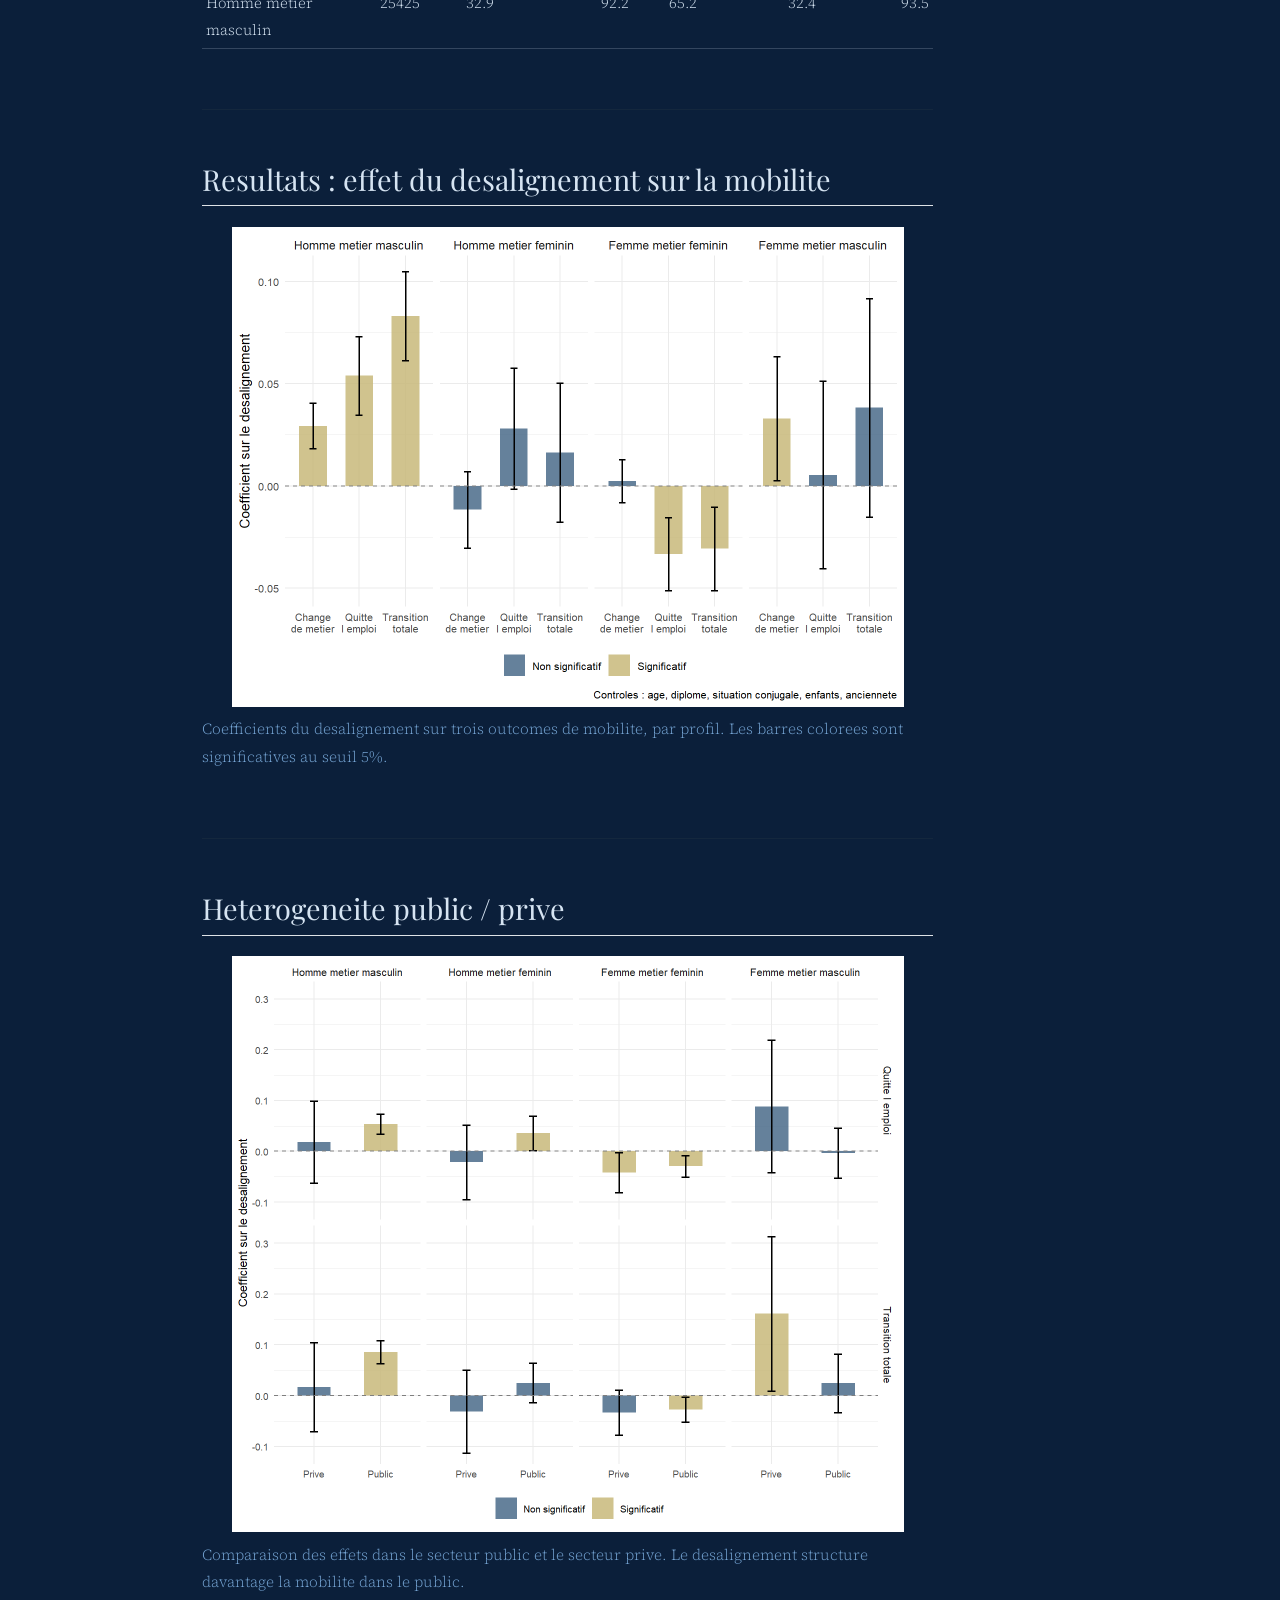
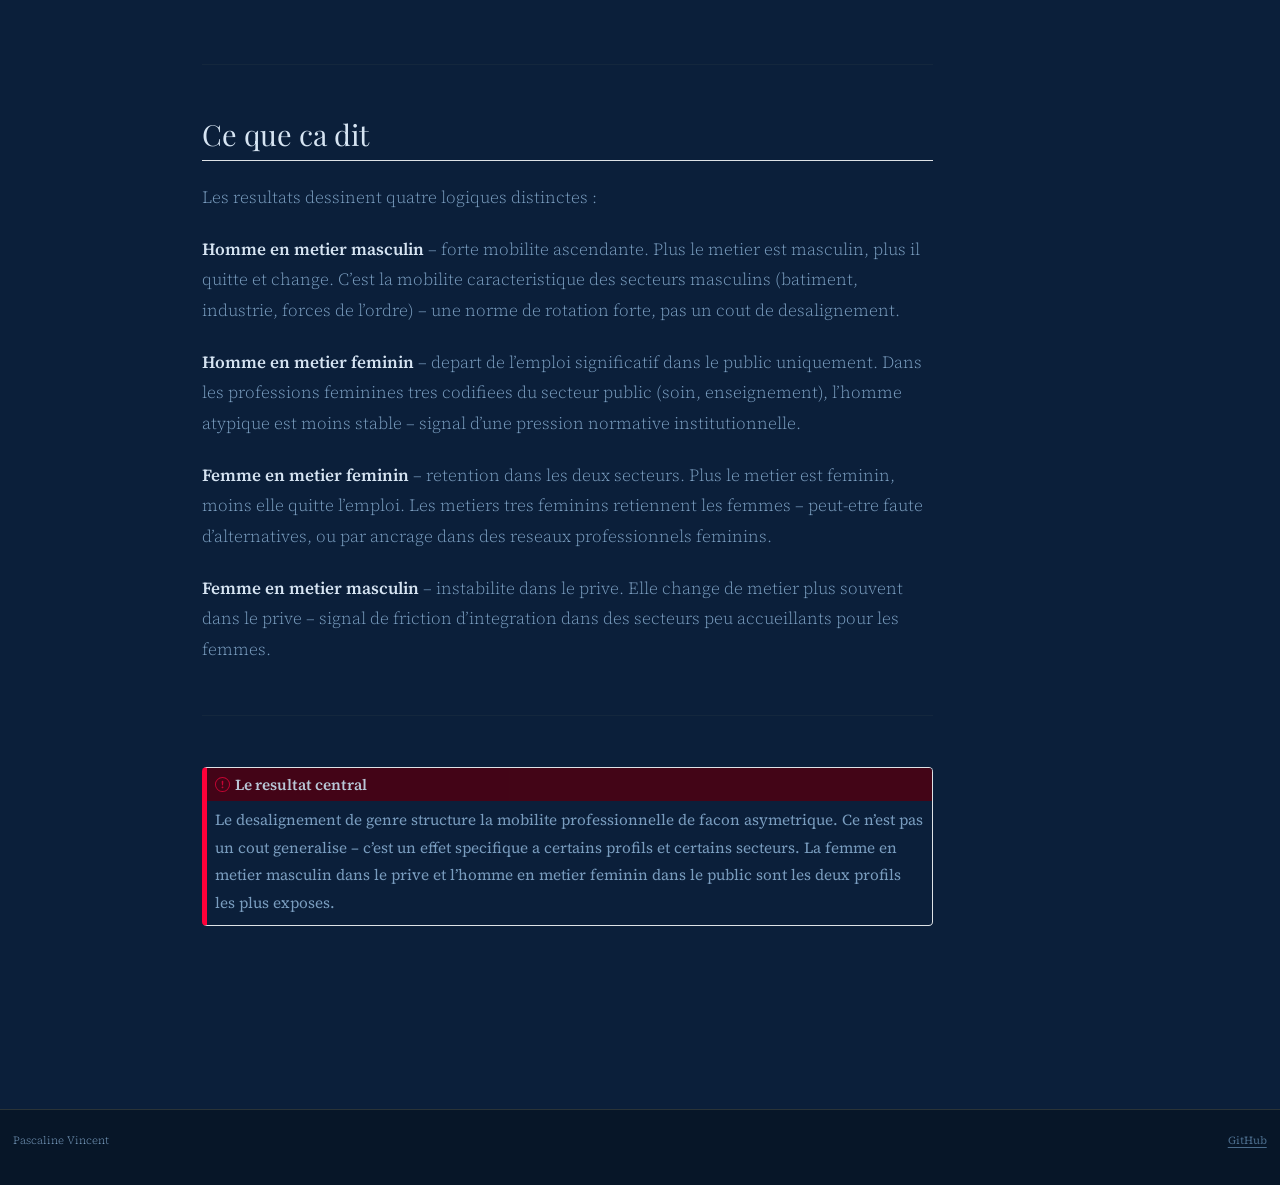
<file: docs/transitions.html>
<!DOCTYPE html>
<html xmlns="http://www.w3.org/1999/xhtml" lang="en" xml:lang="en"><head>

<meta charset="utf-8">
<meta name="generator" content="quarto-1.9.38">

<meta name="viewport" content="width=device-width, initial-scale=1.0, user-scalable=yes">


<title>Mobilite professionnelle – Metiers de femmes, metiers d’hommes</title>
<style>
/* Default styles provided by pandoc.
** See https://pandoc.org/MANUAL.html#variables-for-html for config info.
*/
code{white-space: pre-wrap;}
span.smallcaps{font-variant: small-caps;}
div.columns{display: flex; gap: min(4vw, 1.5em);}
div.column{flex: auto; overflow-x: auto;}
div.hanging-indent{margin-left: 1.5em; text-indent: -1.5em;}
ul.task-list{list-style: none;}
ul.task-list li input[type="checkbox"] {
  width: 0.8em;
  margin: 0 0.8em 0.2em -1em; /* quarto-specific, see https://github.com/quarto-dev/quarto-cli/issues/4556 */ 
  vertical-align: middle;
}
</style>


<script src="site_libs/quarto-nav/quarto-nav.js"></script>
<script src="site_libs/quarto-nav/headroom.min.js"></script>
<script src="site_libs/clipboard/clipboard.min.js"></script>
<script src="site_libs/quarto-search/autocomplete.umd.js"></script>
<script src="site_libs/quarto-search/fuse.min.js"></script>
<script src="site_libs/quarto-search/quarto-search.js"></script>
<meta name="quarto:offset" content="./">
<script src="site_libs/quarto-html/quarto.js" type="module"></script>
<script src="site_libs/quarto-html/tabsets/tabsets.js" type="module"></script>
<script src="site_libs/quarto-html/popper.min.js"></script>
<script src="site_libs/quarto-html/tippy.umd.min.js"></script>
<script src="site_libs/quarto-html/anchor.min.js"></script>
<link href="site_libs/quarto-html/tippy.css" rel="stylesheet">
<link href="site_libs/quarto-html/quarto-syntax-highlighting-dark-0a6b7249c26820e032cb0bd839ff02b1.css" rel="stylesheet" id="quarto-text-highlighting-styles">
<script src="site_libs/bootstrap/bootstrap.min.js"></script>
<link href="site_libs/bootstrap/bootstrap-icons.css" rel="stylesheet">
<link href="site_libs/bootstrap/bootstrap-c64548521700ec0def1117b8626f2ef4.min.css" rel="stylesheet" append-hash="true" id="quarto-bootstrap" data-mode="dark">
<script id="quarto-search-options" type="application/json">{
  "location": "navbar",
  "copy-button": false,
  "collapse-after": 3,
  "panel-placement": "end",
  "type": "overlay",
  "limit": 50,
  "keyboard-shortcut": [
    "f",
    "/",
    "s"
  ],
  "show-item-context": false,
  "language": {
    "search-no-results-text": "No results",
    "search-matching-documents-text": "matching documents",
    "search-copy-link-title": "Copy link to search",
    "search-hide-matches-text": "Hide additional matches",
    "search-more-match-text": "more match in this document",
    "search-more-matches-text": "more matches in this document",
    "search-clear-button-title": "Clear",
    "search-text-placeholder": "",
    "search-detached-cancel-button-title": "Cancel",
    "search-submit-button-title": "Submit",
    "search-label": "Search"
  }
}</script>
<style>html{ scroll-behavior: smooth; }</style>
<link rel="preconnect" href="https://fonts.googleapis.com">
<link href="https://fonts.googleapis.com/css2?family=Playfair+Display:ital,wght@0,600;1,400&amp;family=Source+Serif+4:opsz,wght@8..60,300;8..60,400&amp;family=IBM+Plex+Mono:wght@400&amp;display=swap" rel="stylesheet">


</head>

<body class="nav-fixed quarto-light">

<div id="quarto-search-results"></div>
  <header id="quarto-header" class="headroom fixed-top">
    <nav class="navbar navbar-expand-lg " data-bs-theme="dark">
      <div class="navbar-container container-fluid">
      <div class="navbar-brand-container mx-auto">
    <a class="navbar-brand" href="./index.html">
    <span class="navbar-title">Metiers de femmes, metiers d’hommes</span>
    </a>
  </div>
            <div id="quarto-search" class="" title="Search"></div>
          <button class="navbar-toggler" type="button" data-bs-toggle="collapse" data-bs-target="#navbarCollapse" aria-controls="navbarCollapse" role="menu" aria-expanded="false" aria-label="Toggle navigation" onclick="if (window.quartoToggleHeadroom) { window.quartoToggleHeadroom(); }">
  <span class="navbar-toggler-icon"></span>
</button>
          <div class="collapse navbar-collapse" id="navbarCollapse">
            <ul class="navbar-nav navbar-nav-scroll me-auto">
  <li class="nav-item">
    <a class="nav-link" href="./index.html"> 
<span class="menu-text">Accueil</span></a>
  </li>  
  <li class="nav-item">
    <a class="nav-link" href="./segregation.html"> 
<span class="menu-text">Segregation des metiers</span></a>
  </li>  
  <li class="nav-item">
    <a class="nav-link" href="./deviation.html"> 
<span class="menu-text">Le desalignement</span></a>
  </li>  
  <li class="nav-item">
    <a class="nav-link" href="./conditions.html"> 
<span class="menu-text">Conditions de travail</span></a>
  </li>  
  <li class="nav-item">
    <a class="nav-link active" href="./transitions.html" aria-current="page"> 
<span class="menu-text">Mobilite</span></a>
  </li>  
  <li class="nav-item">
    <a class="nav-link" href="./discussion.html"> 
<span class="menu-text">Discussion</span></a>
  </li>  
</ul>
            <ul class="navbar-nav navbar-nav-scroll ms-auto">
  <li class="nav-item">
    <a class="nav-link" href="https://pascalinevincent.github.io/site/"> 
<span class="menu-text">Pascaline Vincent</span></a>
  </li>  
</ul>
          </div> <!-- /navcollapse -->
            <div class="quarto-navbar-tools">
</div>
      </div> <!-- /container-fluid -->
    </nav>
</header>
<!-- content -->
<div id="quarto-content" class="quarto-container page-columns page-rows-contents page-layout-article page-navbar">
<!-- sidebar -->
<!-- margin-sidebar -->
    <div id="quarto-margin-sidebar" class="sidebar margin-sidebar">
        <nav id="TOC" role="doc-toc" class="toc-active">
    <h2 id="toc-title">On this page</h2>
   
  <ul class="collapse">
  <li><a href="#la-question" id="toc-la-question" class="nav-link active" data-scroll-target="#la-question">La question</a></li>
  <li><a href="#taux-de-transition-bruts-par-profil" id="toc-taux-de-transition-bruts-par-profil" class="nav-link" data-scroll-target="#taux-de-transition-bruts-par-profil">Taux de transition bruts par profil</a></li>
  <li><a href="#portrait-des-quatre-profils" id="toc-portrait-des-quatre-profils" class="nav-link" data-scroll-target="#portrait-des-quatre-profils">Portrait des quatre profils</a></li>
  <li><a href="#resultats-effet-du-desalignement-sur-la-mobilite" id="toc-resultats-effet-du-desalignement-sur-la-mobilite" class="nav-link" data-scroll-target="#resultats-effet-du-desalignement-sur-la-mobilite">Resultats : effet du desalignement sur la mobilite</a></li>
  <li><a href="#heterogeneite-public-prive" id="toc-heterogeneite-public-prive" class="nav-link" data-scroll-target="#heterogeneite-public-prive">Heterogeneite public / prive</a></li>
  <li><a href="#ce-que-ca-dit" id="toc-ce-que-ca-dit" class="nav-link" data-scroll-target="#ce-que-ca-dit">Ce que ca dit</a></li>
  </ul>
</nav>
    </div>
<!-- main -->
<main class="content" id="quarto-document-content">

<header id="title-block-header" class="quarto-title-block default">
<div class="quarto-title">
<h1 class="title">Mobilite professionnelle</h1>
<p class="subtitle lead">Les individus desalignes quittent-ils leur profession plus souvent ?</p>
</div>



<div class="quarto-title-meta">

    
  
    
  </div>
  


</header>


<section id="la-question" class="level2">
<h2 class="anchored" data-anchor-id="la-question">La question</h2>
<p>Les individus dont le genre est atypique pour leur profession changent-ils de situation professionnelle plus souvent ? On suit les memes individus sur plusieurs trimestres consecutifs et on observe si, entre deux trimestres, ils quittent l’emploi ou changent de metier.</p>
<hr>
</section>
<section id="taux-de-transition-bruts-par-profil" class="level2">
<h2 class="anchored" data-anchor-id="taux-de-transition-bruts-par-profil">Taux de transition bruts par profil</h2>
<div class="cell">
<div class="cell-output-display">
<div class="quarto-figure quarto-figure-center">
<figure class="figure">
<p><img src="transitions_files/figure-html/unnamed-chunk-1-1.png" class="img-fluid figure-img" width="672"></p>
<figcaption>Taux de transition par profil (bruts, sans controles). La femme en metier masculin se demarque nettement.</figcaption>
</figure>
</div>
</div>
</div>
<hr>
</section>
<section id="portrait-des-quatre-profils" class="level2">
<h2 class="anchored" data-anchor-id="portrait-des-quatre-profils">Portrait des quatre profils</h2>
<div class="cell" data-tbl-cap="Caracteristiques socio-demographiques par profil">
<div class="cell-output-display">
<table class="caption-top table table-sm table-striped small">
<caption>Caracteristiques socio-demographiques par profil</caption>
<colgroup>
<col style="width: 23%">
<col style="width: 6%">
<col style="width: 10%">
<col style="width: 18%">
<col style="width: 9%">
<col style="width: 16%">
<col style="width: 15%">
</colgroup>
<thead>
<tr class="header">
<th style="text-align: left;">Profil</th>
<th style="text-align: right;">N</th>
<th style="text-align: right;">Age moyen</th>
<th style="text-align: right;">% secteur public</th>
<th style="text-align: right;">% couple</th>
<th style="text-align: right;">% diplome sup.</th>
<th style="text-align: right;">% temps plein</th>
</tr>
</thead>
<tbody>
<tr class="odd">
<td style="text-align: left;">Femme metier feminin</td>
<td style="text-align: right;">35162</td>
<td style="text-align: right;">34.3</td>
<td style="text-align: right;">76.3</td>
<td style="text-align: right;">63.2</td>
<td style="text-align: right;">49.1</td>
<td style="text-align: right;">71.2</td>
</tr>
<tr class="even">
<td style="text-align: left;">Femme metier masculin</td>
<td style="text-align: right;">7084</td>
<td style="text-align: right;">32.2</td>
<td style="text-align: right;">89.5</td>
<td style="text-align: right;">62.6</td>
<td style="text-align: right;">47.4</td>
<td style="text-align: right;">81.9</td>
</tr>
<tr class="odd">
<td style="text-align: left;">Homme metier feminin</td>
<td style="text-align: right;">14571</td>
<td style="text-align: right;">33.3</td>
<td style="text-align: right;">87.9</td>
<td style="text-align: right;">63.9</td>
<td style="text-align: right;">54.7</td>
<td style="text-align: right;">88.3</td>
</tr>
<tr class="even">
<td style="text-align: left;">Homme metier masculin</td>
<td style="text-align: right;">25425</td>
<td style="text-align: right;">32.9</td>
<td style="text-align: right;">92.2</td>
<td style="text-align: right;">65.2</td>
<td style="text-align: right;">32.4</td>
<td style="text-align: right;">93.5</td>
</tr>
</tbody>
</table>
</div>
</div>
<hr>
</section>
<section id="resultats-effet-du-desalignement-sur-la-mobilite" class="level2">
<h2 class="anchored" data-anchor-id="resultats-effet-du-desalignement-sur-la-mobilite">Resultats : effet du desalignement sur la mobilite</h2>
<div class="cell">
<div class="cell-output-display">
<div class="quarto-figure quarto-figure-center">
<figure class="figure">
<p><img src="transitions_files/figure-html/unnamed-chunk-3-1.png" class="img-fluid figure-img" width="672"></p>
<figcaption>Coefficients du desalignement sur trois outcomes de mobilite, par profil. Les barres colorees sont significatives au seuil 5%.</figcaption>
</figure>
</div>
</div>
</div>
<hr>
</section>
<section id="heterogeneite-public-prive" class="level2">
<h2 class="anchored" data-anchor-id="heterogeneite-public-prive">Heterogeneite public / prive</h2>
<div class="cell">
<div class="cell-output-display">
<div class="quarto-figure quarto-figure-center">
<figure class="figure">
<p><img src="transitions_files/figure-html/unnamed-chunk-4-1.png" class="img-fluid figure-img" width="672"></p>
<figcaption>Comparaison des effets dans le secteur public et le secteur prive. Le desalignement structure davantage la mobilite dans le public.</figcaption>
</figure>
</div>
</div>
</div>
<hr>
</section>
<section id="ce-que-ca-dit" class="level2">
<h2 class="anchored" data-anchor-id="ce-que-ca-dit">Ce que ca dit</h2>
<p>Les resultats dessinent quatre logiques distinctes :</p>
<p><strong>Homme en metier masculin</strong> – forte mobilite ascendante. Plus le metier est masculin, plus il quitte et change. C’est la mobilite caracteristique des secteurs masculins (batiment, industrie, forces de l’ordre) – une norme de rotation forte, pas un cout de desalignement.</p>
<p><strong>Homme en metier feminin</strong> – depart de l’emploi significatif dans le public uniquement. Dans les professions feminines tres codifiees du secteur public (soin, enseignement), l’homme atypique est moins stable – signal d’une pression normative institutionnelle.</p>
<p><strong>Femme en metier feminin</strong> – retention dans les deux secteurs. Plus le metier est feminin, moins elle quitte l’emploi. Les metiers tres feminins retiennent les femmes – peut-etre faute d’alternatives, ou par ancrage dans des reseaux professionnels feminins.</p>
<p><strong>Femme en metier masculin</strong> – instabilite dans le prive. Elle change de metier plus souvent dans le prive – signal de friction d’integration dans des secteurs peu accueillants pour les femmes.</p>
<hr>
<div class="callout callout-style-default callout-important callout-titled">
<div class="callout-header d-flex align-content-center">
<div class="callout-icon-container">
<i class="callout-icon"></i>
</div>
<div class="callout-title-container flex-fill">
<span class="screen-reader-only">Important</span>Le resultat central
</div>
</div>
<div class="callout-body-container callout-body">
<p>Le desalignement de genre structure la mobilite professionnelle de facon asymetrique. Ce n’est pas un cout generalise – c’est un effet specifique a certains profils et certains secteurs. La femme en metier masculin dans le prive et l’homme en metier feminin dans le public sont les deux profils les plus exposes.</p>
</div>
</div>


</section>

</main> <!-- /main -->
<script id="quarto-html-after-body" type="application/javascript">
  window.document.addEventListener("DOMContentLoaded", function (event) {
    const icon = "";
    const anchorJS = new window.AnchorJS();
    anchorJS.options = {
      placement: 'right',
      icon: icon
    };
    anchorJS.add('.anchored');
    const isCodeAnnotation = (el) => {
      for (const clz of el.classList) {
        if (clz.startsWith('code-annotation-')) {                     
          return true;
        }
      }
      return false;
    }
    const onCopySuccess = function(e) {
      // button target
      const button = e.trigger;
      // don't keep focus
      button.blur();
      // flash "checked"
      button.classList.add('code-copy-button-checked');
      var currentTitle = button.getAttribute("title");
      button.setAttribute("title", "Copied!");
      let tooltip;
      if (window.bootstrap) {
        button.setAttribute("data-bs-toggle", "tooltip");
        button.setAttribute("data-bs-placement", "left");
        button.setAttribute("data-bs-title", "Copied!");
        tooltip = new bootstrap.Tooltip(button, 
          { trigger: "manual", 
            customClass: "code-copy-button-tooltip",
            offset: [0, -8]});
        tooltip.show();    
      }
      setTimeout(function() {
        if (tooltip) {
          tooltip.hide();
          button.removeAttribute("data-bs-title");
          button.removeAttribute("data-bs-toggle");
          button.removeAttribute("data-bs-placement");
        }
        button.setAttribute("title", currentTitle);
        button.classList.remove('code-copy-button-checked');
      }, 1000);
      // clear code selection
      e.clearSelection();
    }
    const getTextToCopy = function(trigger) {
      const outerScaffold = trigger.parentElement.cloneNode(true);
      const codeEl = outerScaffold.querySelector('code');
      for (const childEl of codeEl.children) {
        if (isCodeAnnotation(childEl)) {
          childEl.remove();
        }
      }
      return codeEl.innerText;
    }
    const clipboard = new window.ClipboardJS('.code-copy-button:not([data-in-quarto-modal])', {
      text: getTextToCopy
    });
    clipboard.on('success', onCopySuccess);
    if (window.document.getElementById('quarto-embedded-source-code-modal')) {
      const clipboardModal = new window.ClipboardJS('.code-copy-button[data-in-quarto-modal]', {
        text: getTextToCopy,
        container: window.document.getElementById('quarto-embedded-source-code-modal')
      });
      clipboardModal.on('success', onCopySuccess);
    }
      var localhostRegex = new RegExp(/^(?:http|https):\/\/localhost\:?[0-9]*\//);
      var mailtoRegex = new RegExp(/^mailto:/);
        var filterRegex = new RegExp('/' + window.location.host + '/');
      var isInternal = (href) => {
          return filterRegex.test(href) || localhostRegex.test(href) || mailtoRegex.test(href);
      }
      // Inspect non-navigation links and adorn them if external
     var links = window.document.querySelectorAll('a[href]:not(.nav-link):not(.navbar-brand):not(.toc-action):not(.sidebar-link):not(.sidebar-item-toggle):not(.pagination-link):not(.no-external):not([aria-hidden]):not(.dropdown-item):not(.quarto-navigation-tool):not(.about-link)');
      for (var i=0; i<links.length; i++) {
        const link = links[i];
        if (!isInternal(link.href)) {
          // undo the damage that might have been done by quarto-nav.js in the case of
          // links that we want to consider external
          if (link.dataset.originalHref !== undefined) {
            link.href = link.dataset.originalHref;
          }
        }
      }
    function tippyHover(el, contentFn, onTriggerFn, onUntriggerFn) {
      const config = {
        allowHTML: true,
        maxWidth: 500,
        delay: 100,
        arrow: false,
        appendTo: function(el) {
            return el.parentElement;
        },
        interactive: true,
        interactiveBorder: 10,
        theme: 'quarto',
        placement: 'bottom-start',
      };
      if (contentFn) {
        config.content = contentFn;
      }
      if (onTriggerFn) {
        config.onTrigger = onTriggerFn;
      }
      if (onUntriggerFn) {
        config.onUntrigger = onUntriggerFn;
      }
      window.tippy(el, config); 
    }
    const noterefs = window.document.querySelectorAll('a[role="doc-noteref"]');
    for (var i=0; i<noterefs.length; i++) {
      const ref = noterefs[i];
      tippyHover(ref, function() {
        // use id or data attribute instead here
        let href = ref.getAttribute('data-footnote-href') || ref.getAttribute('href');
        try { href = new URL(href).hash; } catch {}
        const id = href.replace(/^#\/?/, "");
        const note = window.document.getElementById(id);
        if (note) {
          return note.innerHTML;
        } else {
          return "";
        }
      });
    }
    const xrefs = window.document.querySelectorAll('a.quarto-xref');
    const processXRef = (id, note) => {
      // Strip column container classes
      const stripColumnClz = (el) => {
        el.classList.remove("page-full", "page-columns");
        if (el.children) {
          for (const child of el.children) {
            stripColumnClz(child);
          }
        }
      }
      stripColumnClz(note)
      if (id === null || id.startsWith('sec-')) {
        // Special case sections, only their first couple elements
        const container = document.createElement("div");
        if (note.children && note.children.length > 2) {
          container.appendChild(note.children[0].cloneNode(true));
          for (let i = 1; i < note.children.length; i++) {
            const child = note.children[i];
            if (child.tagName === "P" && child.innerText === "") {
              continue;
            } else {
              container.appendChild(child.cloneNode(true));
              break;
            }
          }
          if (window.Quarto?.typesetMath) {
            window.Quarto.typesetMath(container);
          }
          return container.innerHTML
        } else {
          if (window.Quarto?.typesetMath) {
            window.Quarto.typesetMath(note);
          }
          return note.innerHTML;
        }
      } else {
        // Remove any anchor links if they are present
        const anchorLink = note.querySelector('a.anchorjs-link');
        if (anchorLink) {
          anchorLink.remove();
        }
        if (window.Quarto?.typesetMath) {
          window.Quarto.typesetMath(note);
        }
        if (note.classList.contains("callout")) {
          return note.outerHTML;
        } else {
          return note.innerHTML;
        }
      }
    }
    for (var i=0; i<xrefs.length; i++) {
      const xref = xrefs[i];
      tippyHover(xref, undefined, function(instance) {
        instance.disable();
        let url = xref.getAttribute('href');
        let hash = undefined; 
        if (url.startsWith('#')) {
          hash = url;
        } else {
          try { hash = new URL(url).hash; } catch {}
        }
        if (hash) {
          const id = hash.replace(/^#\/?/, "");
          const note = window.document.getElementById(id);
          if (note !== null) {
            try {
              const html = processXRef(id, note.cloneNode(true));
              instance.setContent(html);
            } finally {
              instance.enable();
              instance.show();
            }
          } else {
            // See if we can fetch this
            fetch(url.split('#')[0])
            .then(res => res.text())
            .then(html => {
              const parser = new DOMParser();
              const htmlDoc = parser.parseFromString(html, "text/html");
              const note = htmlDoc.getElementById(id);
              if (note !== null) {
                const html = processXRef(id, note);
                instance.setContent(html);
              } 
            }).finally(() => {
              instance.enable();
              instance.show();
            });
          }
        } else {
          // See if we can fetch a full url (with no hash to target)
          // This is a special case and we should probably do some content thinning / targeting
          fetch(url)
          .then(res => res.text())
          .then(html => {
            const parser = new DOMParser();
            const htmlDoc = parser.parseFromString(html, "text/html");
            const note = htmlDoc.querySelector('main.content');
            if (note !== null) {
              // This should only happen for chapter cross references
              // (since there is no id in the URL)
              // remove the first header
              if (note.children.length > 0 && note.children[0].tagName === "HEADER") {
                note.children[0].remove();
              }
              const html = processXRef(null, note);
              instance.setContent(html);
            } 
          }).finally(() => {
            instance.enable();
            instance.show();
          });
        }
      }, function(instance) {
      });
    }
        let selectedAnnoteEl;
        const selectorForAnnotation = ( cell, annotation) => {
          let cellAttr = 'data-code-cell="' + cell + '"';
          let lineAttr = 'data-code-annotation="' +  annotation + '"';
          const selector = 'span[' + cellAttr + '][' + lineAttr + ']';
          return selector;
        }
        const selectCodeLines = (annoteEl) => {
          const doc = window.document;
          const targetCell = annoteEl.getAttribute("data-target-cell");
          const targetAnnotation = annoteEl.getAttribute("data-target-annotation");
          const annoteSpan = window.document.querySelector(selectorForAnnotation(targetCell, targetAnnotation));
          const lines = annoteSpan.getAttribute("data-code-lines").split(",");
          const lineIds = lines.map((line) => {
            return targetCell + "-" + line;
          })
          let top = null;
          let height = null;
          let parent = null;
          if (lineIds.length > 0) {
              //compute the position of the single el (top and bottom and make a div)
              const el = window.document.getElementById(lineIds[0]);
              top = el.offsetTop;
              height = el.offsetHeight;
              parent = el.parentElement.parentElement;
            if (lineIds.length > 1) {
              const lastEl = window.document.getElementById(lineIds[lineIds.length - 1]);
              const bottom = lastEl.offsetTop + lastEl.offsetHeight;
              height = bottom - top;
            }
            if (top !== null && height !== null && parent !== null) {
              // cook up a div (if necessary) and position it 
              let div = window.document.getElementById("code-annotation-line-highlight");
              if (div === null) {
                div = window.document.createElement("div");
                div.setAttribute("id", "code-annotation-line-highlight");
                div.style.position = 'absolute';
                parent.appendChild(div);
              }
              div.style.top = top - 2 + "px";
              div.style.height = height + 4 + "px";
              div.style.left = 0;
              let gutterDiv = window.document.getElementById("code-annotation-line-highlight-gutter");
              if (gutterDiv === null) {
                gutterDiv = window.document.createElement("div");
                gutterDiv.setAttribute("id", "code-annotation-line-highlight-gutter");
                gutterDiv.style.position = 'absolute';
                const codeCell = window.document.getElementById(targetCell);
                const gutter = codeCell.querySelector('.code-annotation-gutter');
                gutter.appendChild(gutterDiv);
              }
              gutterDiv.style.top = top - 2 + "px";
              gutterDiv.style.height = height + 4 + "px";
            }
            selectedAnnoteEl = annoteEl;
          }
        };
        const unselectCodeLines = () => {
          const elementsIds = ["code-annotation-line-highlight", "code-annotation-line-highlight-gutter"];
          elementsIds.forEach((elId) => {
            const div = window.document.getElementById(elId);
            if (div) {
              div.remove();
            }
          });
          selectedAnnoteEl = undefined;
        };
          // Handle positioning of the toggle
      window.addEventListener(
        "resize",
        throttle(() => {
          elRect = undefined;
          if (selectedAnnoteEl) {
            selectCodeLines(selectedAnnoteEl);
          }
        }, 10)
      );
      function throttle(fn, ms) {
      let throttle = false;
      let timer;
        return (...args) => {
          if(!throttle) { // first call gets through
              fn.apply(this, args);
              throttle = true;
          } else { // all the others get throttled
              if(timer) clearTimeout(timer); // cancel #2
              timer = setTimeout(() => {
                fn.apply(this, args);
                timer = throttle = false;
              }, ms);
          }
        };
      }
        // Attach click handler to the DT
        const annoteDls = window.document.querySelectorAll('dt[data-target-cell]');
        for (const annoteDlNode of annoteDls) {
          annoteDlNode.addEventListener('click', (event) => {
            const clickedEl = event.target;
            if (clickedEl !== selectedAnnoteEl) {
              unselectCodeLines();
              const activeEl = window.document.querySelector('dt[data-target-cell].code-annotation-active');
              if (activeEl) {
                activeEl.classList.remove('code-annotation-active');
              }
              selectCodeLines(clickedEl);
              clickedEl.classList.add('code-annotation-active');
            } else {
              // Unselect the line
              unselectCodeLines();
              clickedEl.classList.remove('code-annotation-active');
            }
          });
        }
    const findCites = (el) => {
      const parentEl = el.parentElement;
      if (parentEl) {
        const cites = parentEl.dataset.cites;
        if (cites) {
          return {
            el,
            cites: cites.split(' ')
          };
        } else {
          return findCites(el.parentElement)
        }
      } else {
        return undefined;
      }
    };
    var bibliorefs = window.document.querySelectorAll('a[role="doc-biblioref"]');
    for (var i=0; i<bibliorefs.length; i++) {
      const ref = bibliorefs[i];
      const citeInfo = findCites(ref);
      if (citeInfo) {
        tippyHover(citeInfo.el, function() {
          var popup = window.document.createElement('div');
          citeInfo.cites.forEach(function(cite) {
            var citeDiv = window.document.createElement('div');
            citeDiv.classList.add('hanging-indent');
            citeDiv.classList.add('csl-entry');
            var biblioDiv = window.document.getElementById('ref-' + cite);
            if (biblioDiv) {
              citeDiv.innerHTML = biblioDiv.innerHTML;
            }
            popup.appendChild(citeDiv);
          });
          return popup.innerHTML;
        });
      }
    }
  });
  </script>
</div> <!-- /content -->
<footer class="footer">
  <div class="nav-footer">
    <div class="nav-footer-left">
<p>Pascaline Vincent</p>
</div>   
    <div class="nav-footer-center">
      &nbsp;
    </div>
    <div class="nav-footer-right">
<p><a href="https://github.com/pascalinevincent">GitHub</a></p>
</div>
  </div>
</footer>




<script src="site_libs/quarto-html/zenscroll-min.js"></script>
</body></html>
</file>
<file: docs/site_libs/quarto-html/tippy.css>
.tippy-box[data-animation=fade][data-state=hidden]{opacity:0}[data-tippy-root]{max-width:calc(100vw - 10px)}.tippy-box{position:relative;background-color:#333;color:#fff;border-radius:4px;font-size:14px;line-height:1.4;white-space:normal;outline:0;transition-property:transform,visibility,opacity}.tippy-box[data-placement^=top]>.tippy-arrow{bottom:0}.tippy-box[data-placement^=top]>.tippy-arrow:before{bottom:-7px;left:0;border-width:8px 8px 0;border-top-color:initial;transform-origin:center top}.tippy-box[data-placement^=bottom]>.tippy-arrow{top:0}.tippy-box[data-placement^=bottom]>.tippy-arrow:before{top:-7px;left:0;border-width:0 8px 8px;border-bottom-color:initial;transform-origin:center bottom}.tippy-box[data-placement^=left]>.tippy-arrow{right:0}.tippy-box[data-placement^=left]>.tippy-arrow:before{border-width:8px 0 8px 8px;border-left-color:initial;right:-7px;transform-origin:center left}.tippy-box[data-placement^=right]>.tippy-arrow{left:0}.tippy-box[data-placement^=right]>.tippy-arrow:before{left:-7px;border-width:8px 8px 8px 0;border-right-color:initial;transform-origin:center right}.tippy-box[data-inertia][data-state=visible]{transition-timing-function:cubic-bezier(.54,1.5,.38,1.11)}.tippy-arrow{width:16px;height:16px;color:#333}.tippy-arrow:before{content:"";position:absolute;border-color:transparent;border-style:solid}.tippy-content{position:relative;padding:5px 9px;z-index:1}
</file>
<file: docs/site_libs/quarto-html/quarto-syntax-highlighting-dark-0a6b7249c26820e032cb0bd839ff02b1.css>
/* quarto syntax highlight colors */
:root {
  --quarto-hl-al-color: #f07178;
  --quarto-hl-an-color: #d4d0ab;
  --quarto-hl-at-color: #00e0e0;
  --quarto-hl-bn-color: #d4d0ab;
  --quarto-hl-bu-color: #abe338;
  --quarto-hl-ch-color: #abe338;
  --quarto-hl-co-color: #f8f8f2;
  --quarto-hl-cv-color: #ffd700;
  --quarto-hl-cn-color: #ffd700;
  --quarto-hl-cf-color: #ffa07a;
  --quarto-hl-dt-color: #ffa07a;
  --quarto-hl-dv-color: #d4d0ab;
  --quarto-hl-do-color: #f8f8f2;
  --quarto-hl-er-color: #f07178;
  --quarto-hl-ex-color: #00e0e0;
  --quarto-hl-fl-color: #d4d0ab;
  --quarto-hl-fu-color: #ffa07a;
  --quarto-hl-im-color: #abe338;
  --quarto-hl-in-color: #d4d0ab;
  --quarto-hl-kw-color: #ffa07a;
  --quarto-hl-op-color: #ffa07a;
  --quarto-hl-ot-color: #00e0e0;
  --quarto-hl-pp-color: #dcc6e0;
  --quarto-hl-re-color: #00e0e0;
  --quarto-hl-sc-color: #abe338;
  --quarto-hl-ss-color: #abe338;
  --quarto-hl-st-color: #abe338;
  --quarto-hl-va-color: #00e0e0;
  --quarto-hl-vs-color: #abe338;
  --quarto-hl-wa-color: #dcc6e0;
}

/* other quarto variables */
:root {
  --quarto-font-monospace: SFMono-Regular, Menlo, Monaco, Consolas, "Liberation Mono", "Courier New", monospace;
}

/* syntax highlight based on Pandoc's rules */
pre > code.sourceCode > span {
  color: #f8f8f2;
}

code.sourceCode > span {
  color: #f8f8f2;
}

div.sourceCode,
div.sourceCode pre.sourceCode {
  color: #f8f8f2;
}

/* Normal */
code span {
  color: #f8f8f2;
}

/* Alert */
code span.al {
  color: #f07178;
}

/* Annotation */
code span.an {
  color: #d4d0ab;
}

/* Attribute */
code span.at {
  color: #00e0e0;
}

/* BaseN */
code span.bn {
  color: #d4d0ab;
}

/* BuiltIn */
code span.bu {
  color: #abe338;
}

/* ControlFlow */
code span.cf {
  font-weight: bold;
  color: #ffa07a;
}

/* Char */
code span.ch {
  color: #abe338;
}

/* Constant */
code span.cn {
  color: #ffd700;
}

/* Comment */
code span.co {
  font-style: italic;
  color: #f8f8f2;
}

/* CommentVar */
code span.cv {
  color: #ffd700;
}

/* Documentation */
code span.do {
  color: #f8f8f2;
}

/* DataType */
code span.dt {
  color: #ffa07a;
}

/* DecVal */
code span.dv {
  color: #d4d0ab;
}

/* Error */
code span.er {
  color: #f07178;
  text-decoration: underline;
}

/* Extension */
code span.ex {
  font-weight: bold;
  color: #00e0e0;
}

/* Float */
code span.fl {
  color: #d4d0ab;
}

/* Function */
code span.fu {
  color: #ffa07a;
}

/* Import */
code span.im {
  color: #abe338;
}

/* Information */
code span.in {
  color: #d4d0ab;
}

/* Keyword */
code span.kw {
  font-weight: bold;
  color: #ffa07a;
}

/* Operator */
code span.op {
  color: #ffa07a;
}

/* Other */
code span.ot {
  color: #00e0e0;
}

/* Preprocessor */
code span.pp {
  color: #dcc6e0;
}

/* RegionMarker */
code span.re {
  background-color: #f8f8f2;
  color: #00e0e0;
}

/* SpecialChar */
code span.sc {
  color: #abe338;
}

/* SpecialString */
code span.ss {
  color: #abe338;
}

/* String */
code span.st {
  color: #abe338;
}

/* Variable */
code span.va {
  color: #00e0e0;
}

/* VerbatimString */
code span.vs {
  color: #abe338;
}

/* Warning */
code span.wa {
  color: #dcc6e0;
}

.prevent-inlining {
  content: "</";
}

/*# sourceMappingURL=175367c052bafc98bd680af3479823f0.css.map */
</file>
<file: docs/site_libs/quarto-html/quarto-syntax-highlighting-7f8f88aac4f3542376d5c11b86a4c14d.css>
/* quarto syntax highlight colors */
:root {
  --quarto-hl-ot-color: #003B4F;
  --quarto-hl-at-color: #657422;
  --quarto-hl-ss-color: #20794D;
  --quarto-hl-an-color: #5E5E5E;
  --quarto-hl-fu-color: #4758AB;
  --quarto-hl-st-color: #20794D;
  --quarto-hl-cf-color: #003B4F;
  --quarto-hl-op-color: #5E5E5E;
  --quarto-hl-er-color: #AD0000;
  --quarto-hl-bn-color: #AD0000;
  --quarto-hl-al-color: #AD0000;
  --quarto-hl-va-color: #111111;
  --quarto-hl-bu-color: inherit;
  --quarto-hl-ex-color: inherit;
  --quarto-hl-pp-color: #AD0000;
  --quarto-hl-in-color: #5E5E5E;
  --quarto-hl-vs-color: #20794D;
  --quarto-hl-wa-color: #5E5E5E;
  --quarto-hl-do-color: #5E5E5E;
  --quarto-hl-im-color: #00769E;
  --quarto-hl-ch-color: #20794D;
  --quarto-hl-dt-color: #AD0000;
  --quarto-hl-fl-color: #AD0000;
  --quarto-hl-co-color: #5E5E5E;
  --quarto-hl-cv-color: #5E5E5E;
  --quarto-hl-cn-color: #8f5902;
  --quarto-hl-sc-color: #5E5E5E;
  --quarto-hl-dv-color: #AD0000;
  --quarto-hl-kw-color: #003B4F;
}

/* other quarto variables */
:root {
  --quarto-font-monospace: SFMono-Regular, Menlo, Monaco, Consolas, "Liberation Mono", "Courier New", monospace;
}

/* syntax highlight based on Pandoc's rules */
pre > code.sourceCode > span {
  color: #003B4F;
}

code.sourceCode > span {
  color: #003B4F;
}

div.sourceCode,
div.sourceCode pre.sourceCode {
  color: #003B4F;
}

/* Normal */
code span {
  color: #003B4F;
}

/* Alert */
code span.al {
  color: #AD0000;
  font-style: inherit;
}

/* Annotation */
code span.an {
  color: #5E5E5E;
  font-style: inherit;
}

/* Attribute */
code span.at {
  color: #657422;
  font-style: inherit;
}

/* BaseN */
code span.bn {
  color: #AD0000;
  font-style: inherit;
}

/* BuiltIn */
code span.bu {
  font-style: inherit;
}

/* ControlFlow */
code span.cf {
  color: #003B4F;
  font-weight: bold;
  font-style: inherit;
}

/* Char */
code span.ch {
  color: #20794D;
  font-style: inherit;
}

/* Constant */
code span.cn {
  color: #8f5902;
  font-style: inherit;
}

/* Comment */
code span.co {
  color: #5E5E5E;
  font-style: inherit;
}

/* CommentVar */
code span.cv {
  color: #5E5E5E;
  font-style: italic;
}

/* Documentation */
code span.do {
  color: #5E5E5E;
  font-style: italic;
}

/* DataType */
code span.dt {
  color: #AD0000;
  font-style: inherit;
}

/* DecVal */
code span.dv {
  color: #AD0000;
  font-style: inherit;
}

/* Error */
code span.er {
  color: #AD0000;
  font-style: inherit;
}

/* Extension */
code span.ex {
  font-style: inherit;
}

/* Float */
code span.fl {
  color: #AD0000;
  font-style: inherit;
}

/* Function */
code span.fu {
  color: #4758AB;
  font-style: inherit;
}

/* Import */
code span.im {
  color: #00769E;
  font-style: inherit;
}

/* Information */
code span.in {
  color: #5E5E5E;
  font-style: inherit;
}

/* Keyword */
code span.kw {
  color: #003B4F;
  font-weight: bold;
  font-style: inherit;
}

/* Operator */
code span.op {
  color: #5E5E5E;
  font-style: inherit;
}

/* Other */
code span.ot {
  color: #003B4F;
  font-style: inherit;
}

/* Preprocessor */
code span.pp {
  color: #AD0000;
  font-style: inherit;
}

/* SpecialChar */
code span.sc {
  color: #5E5E5E;
  font-style: inherit;
}

/* SpecialString */
code span.ss {
  color: #20794D;
  font-style: inherit;
}

/* String */
code span.st {
  color: #20794D;
  font-style: inherit;
}

/* Variable */
code span.va {
  color: #111111;
  font-style: inherit;
}

/* VerbatimString */
code span.vs {
  color: #20794D;
  font-style: inherit;
}

/* Warning */
code span.wa {
  color: #5E5E5E;
  font-style: italic;
}

.prevent-inlining {
  content: "</";
}

/*# sourceMappingURL=789ad8cd35626ba772517505b42a116e.css.map */
</file>
